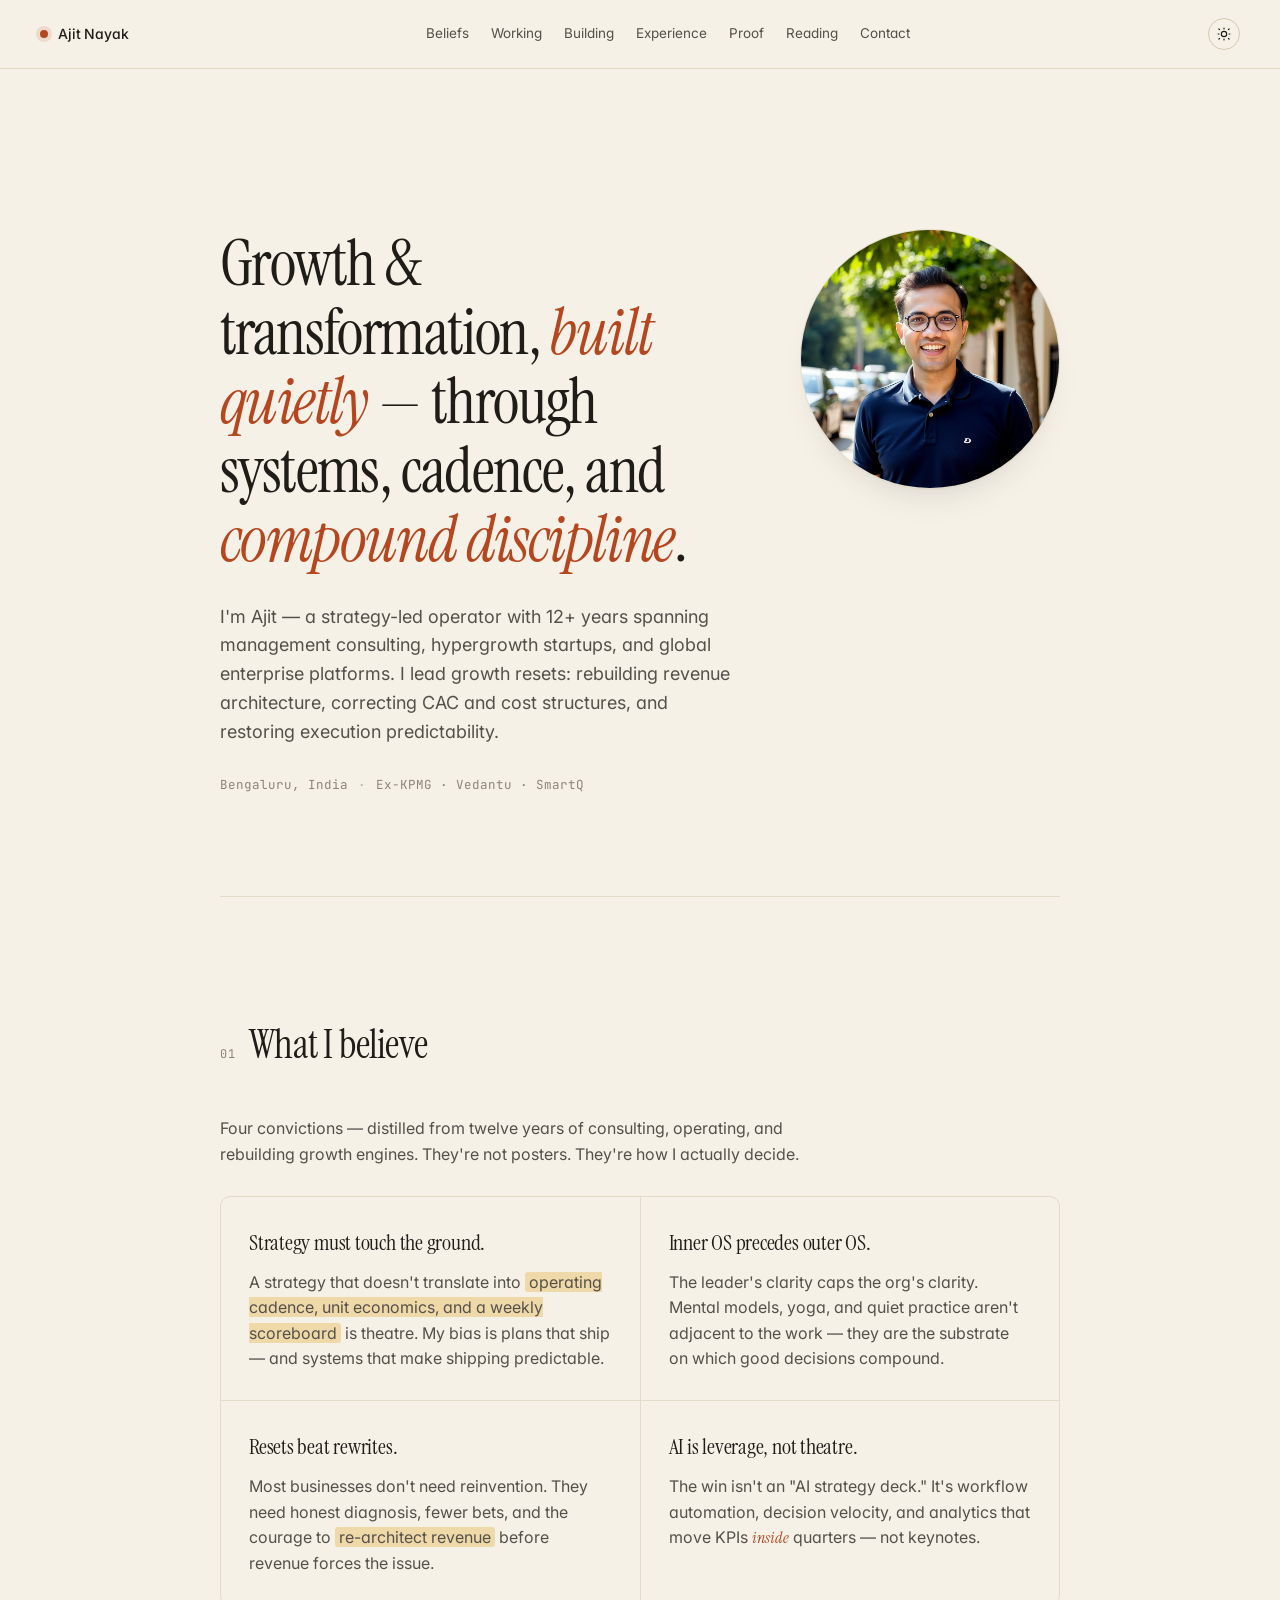
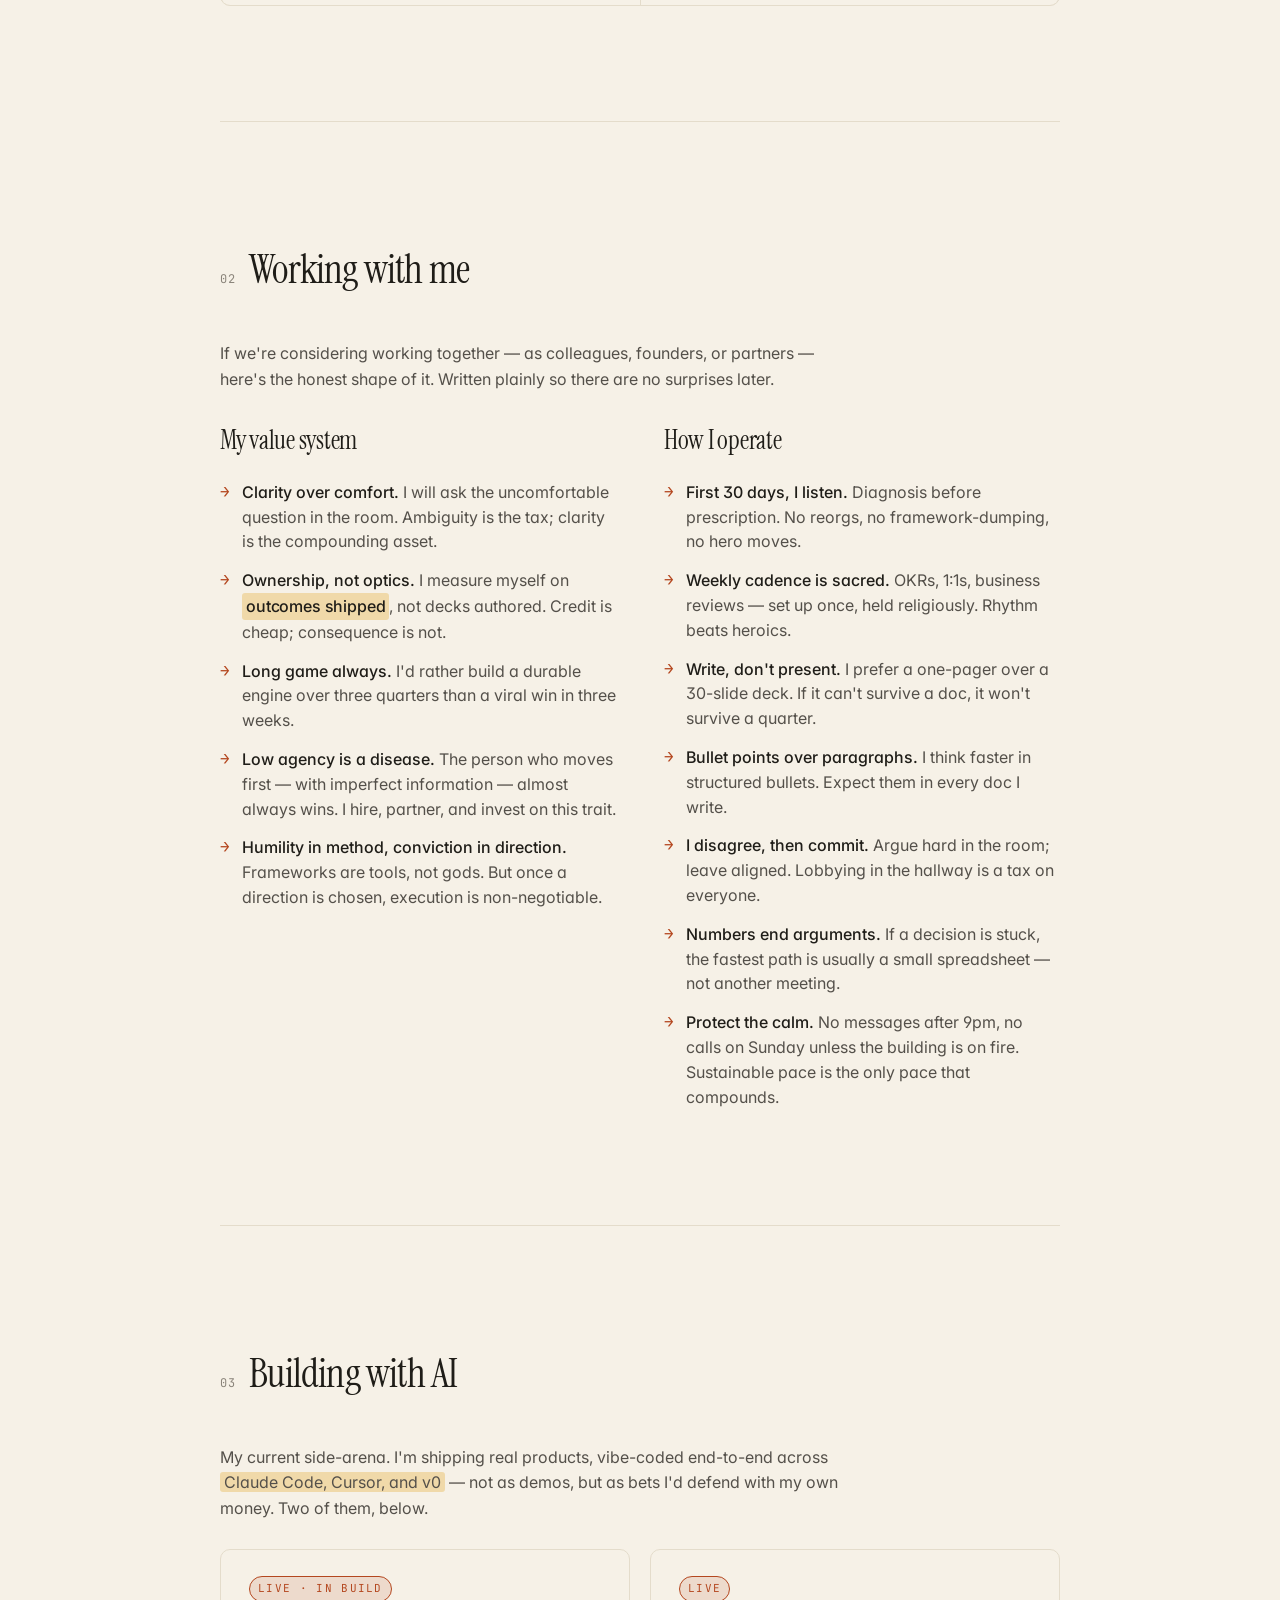
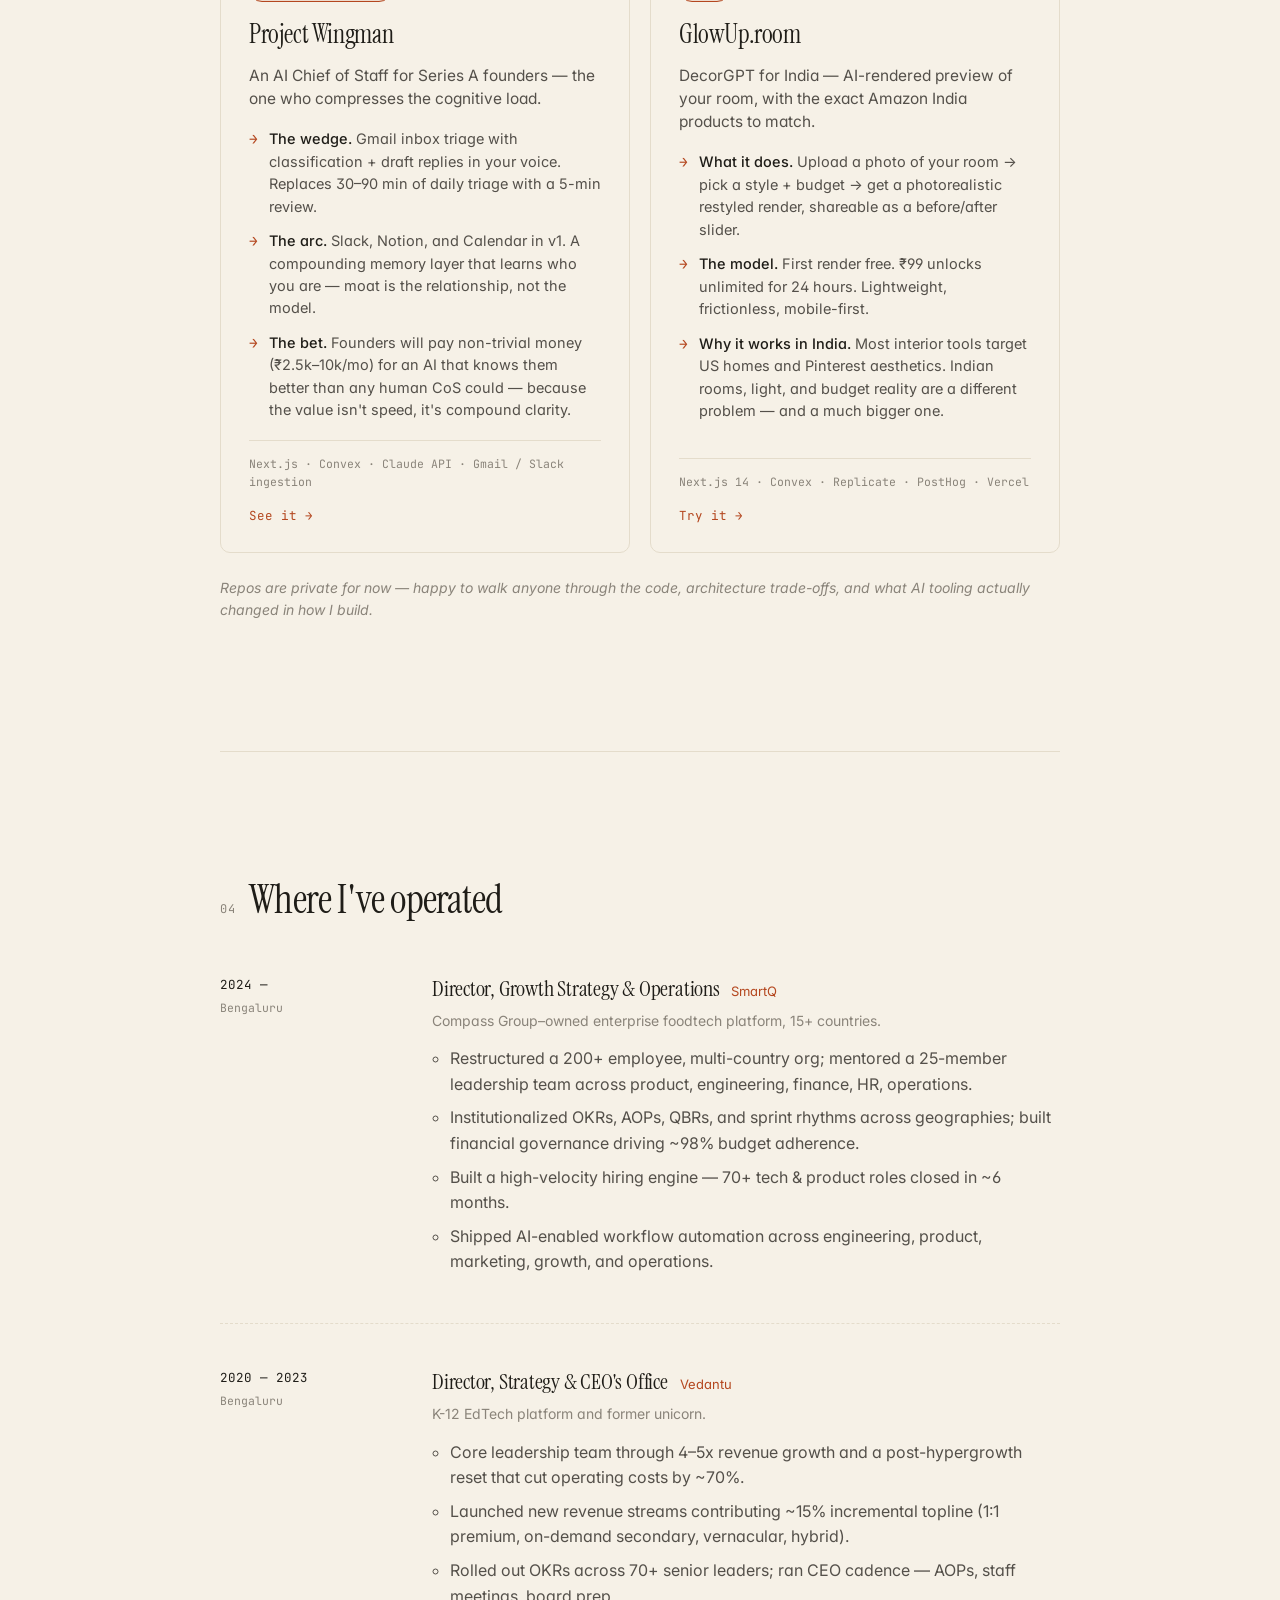
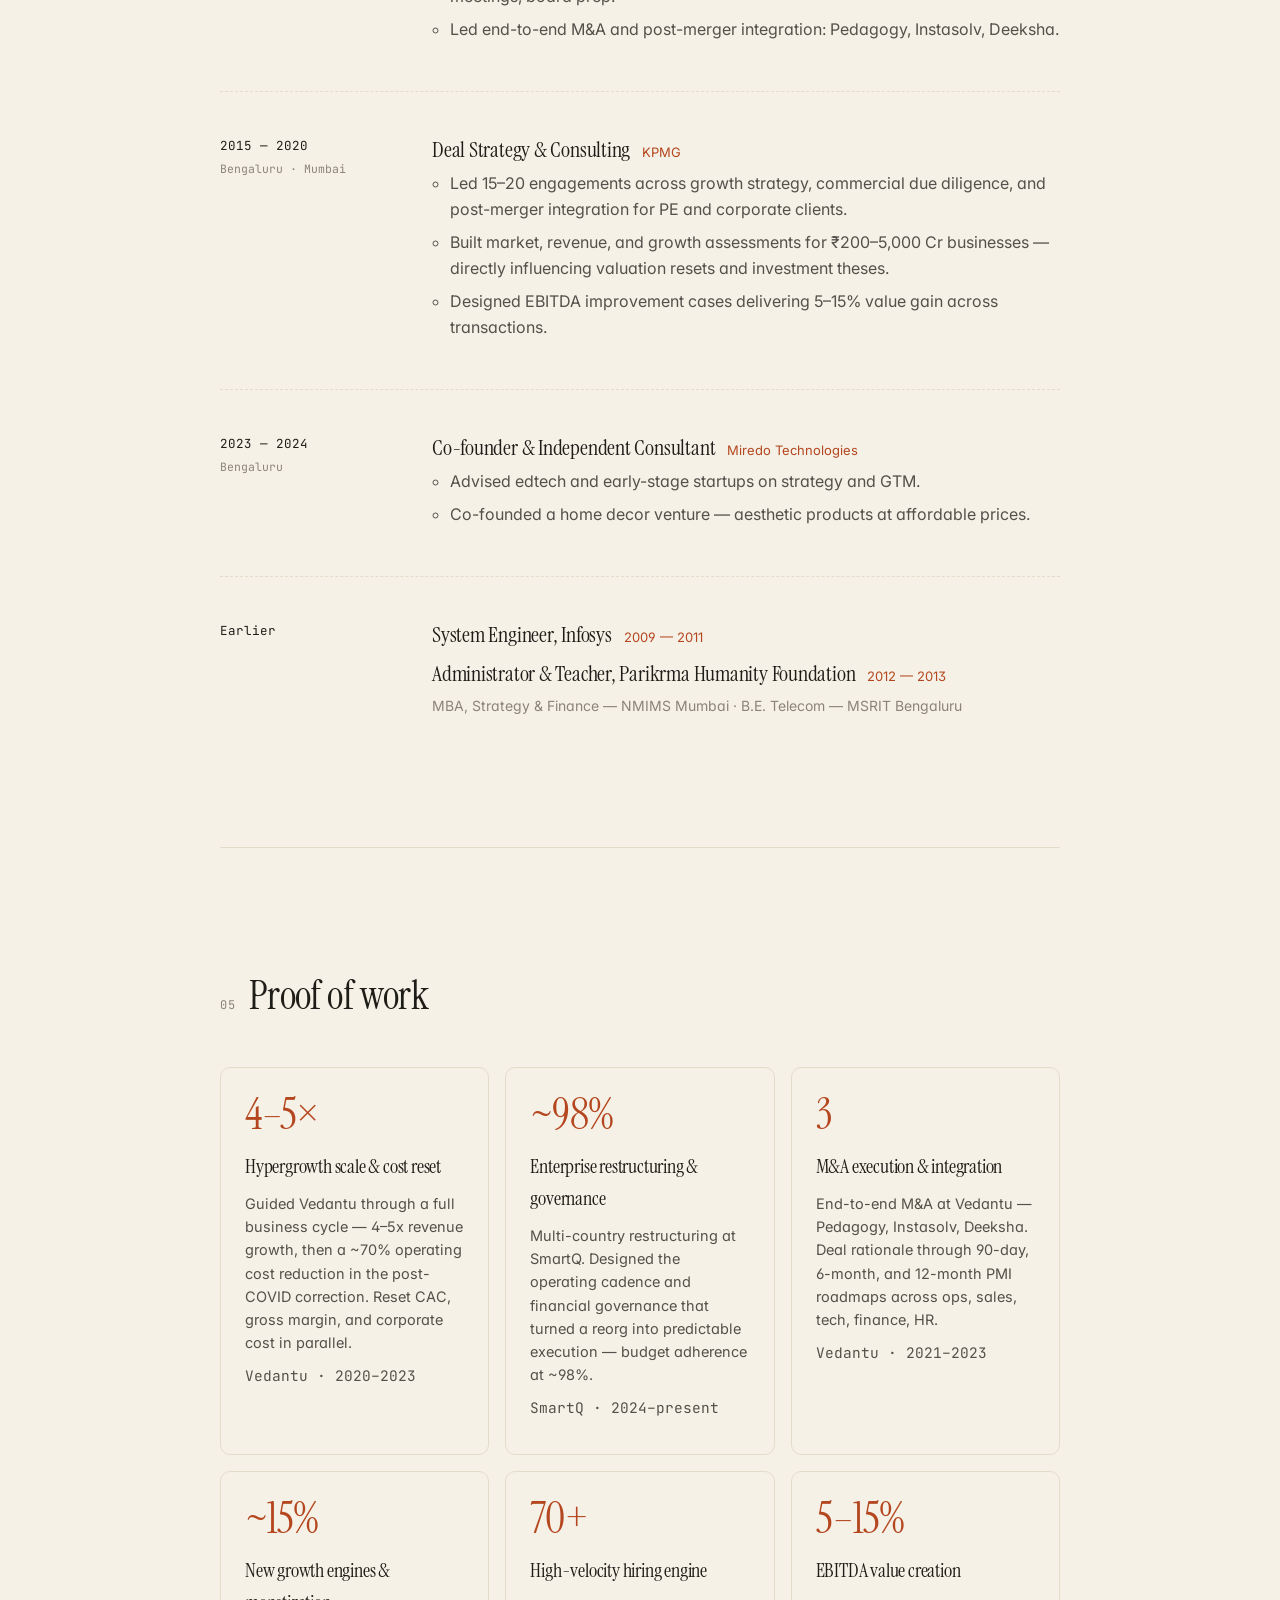
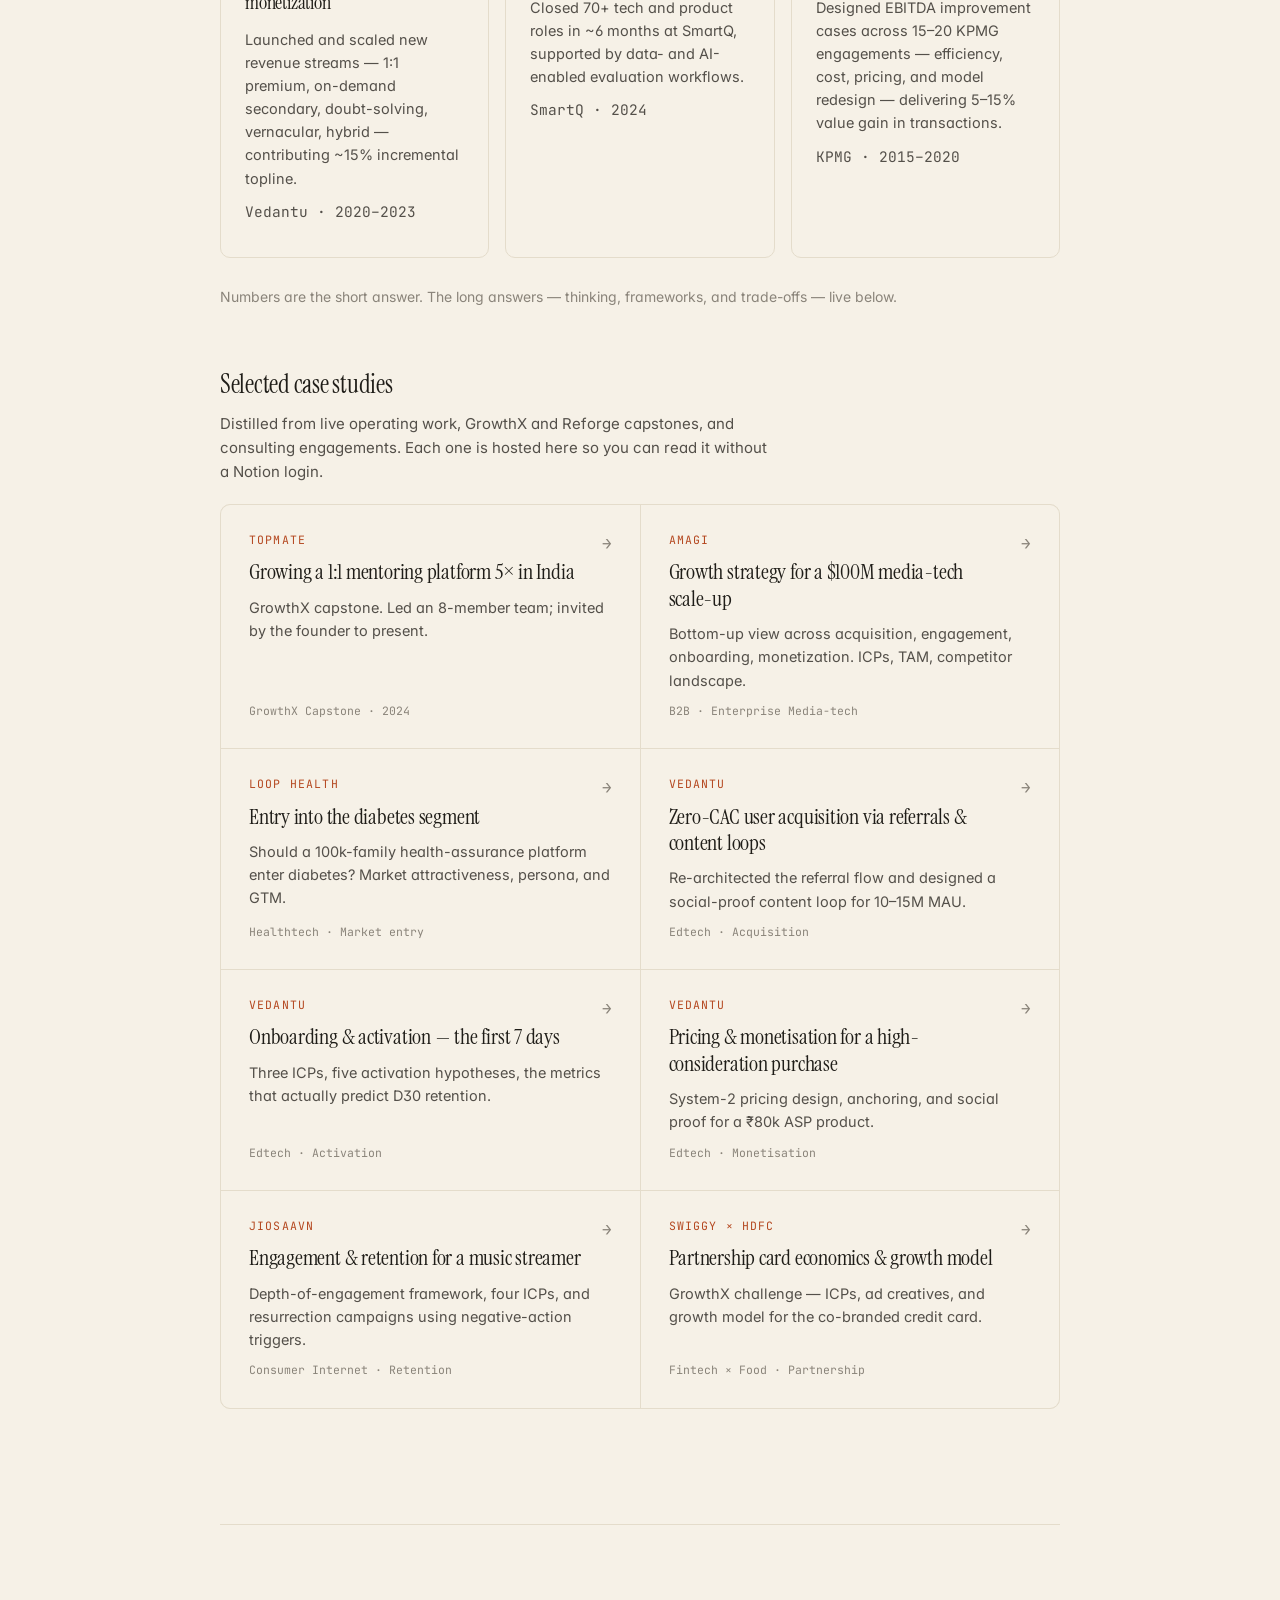
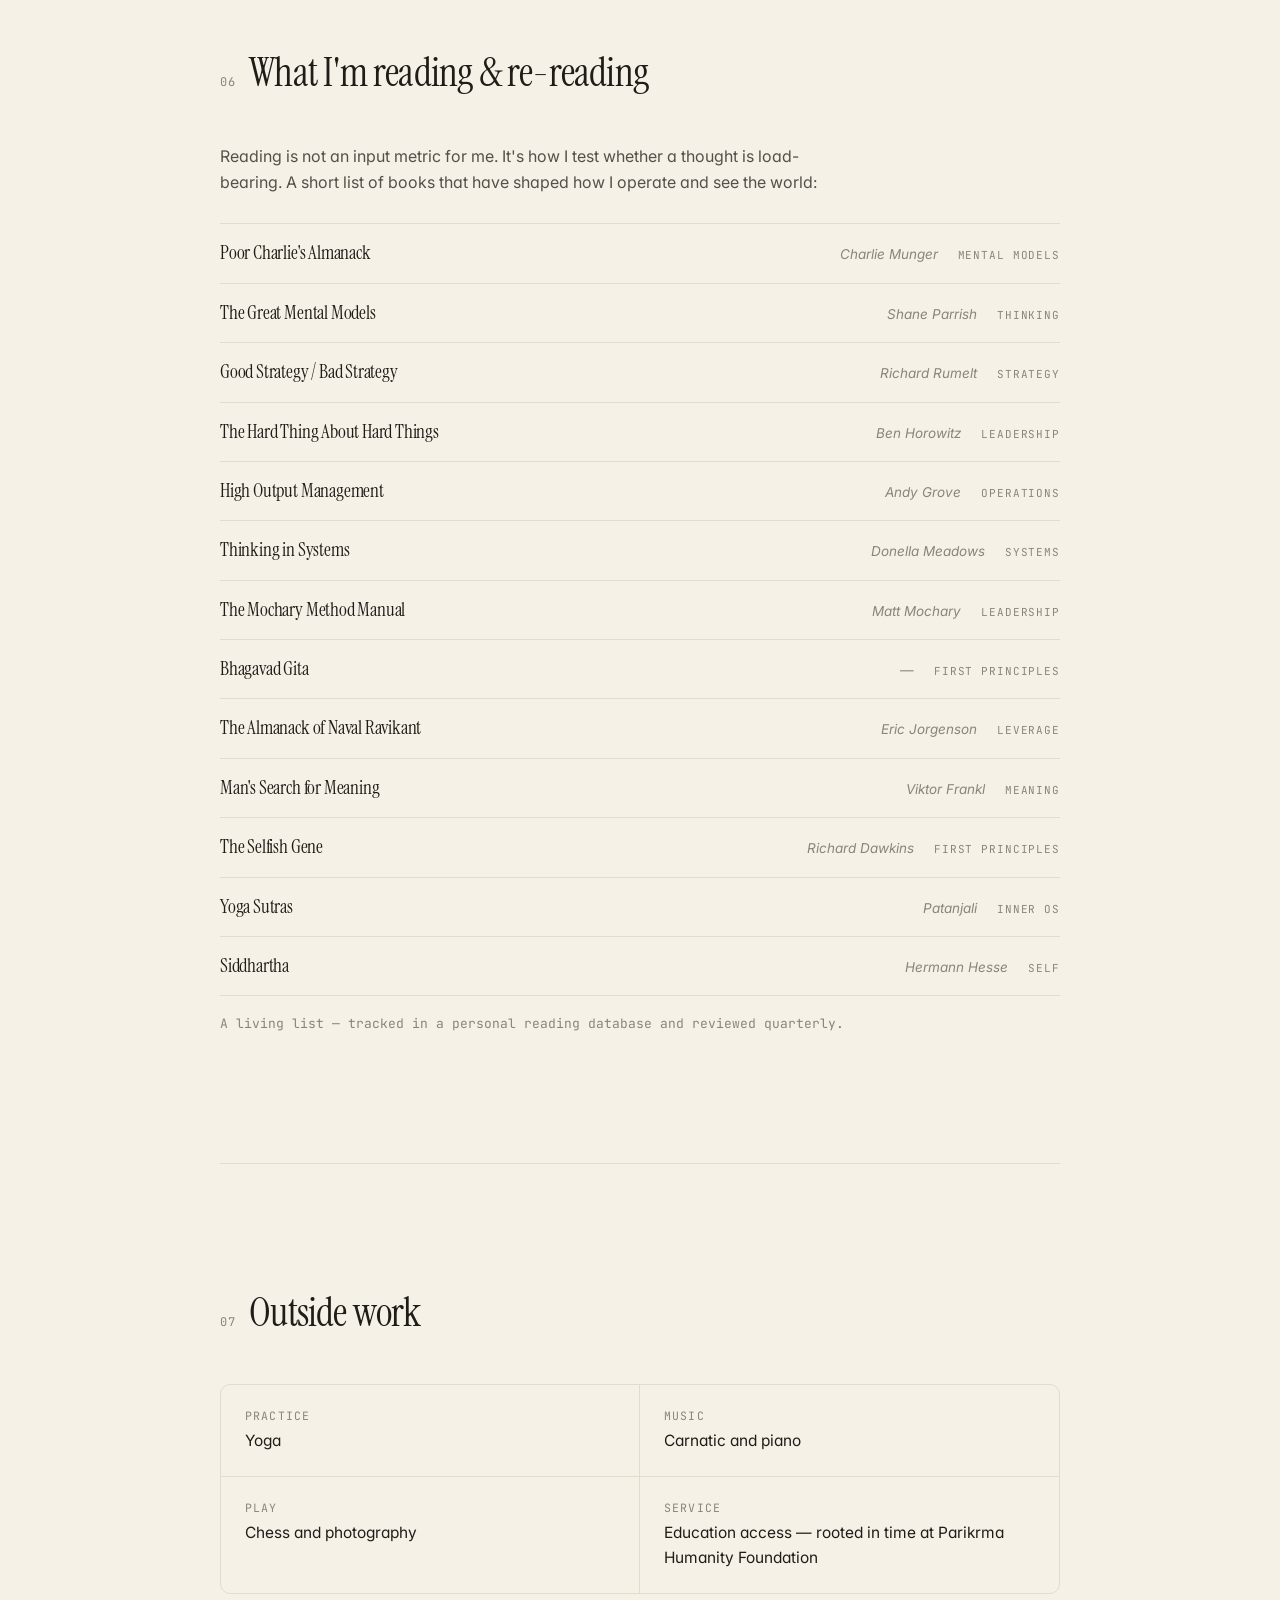
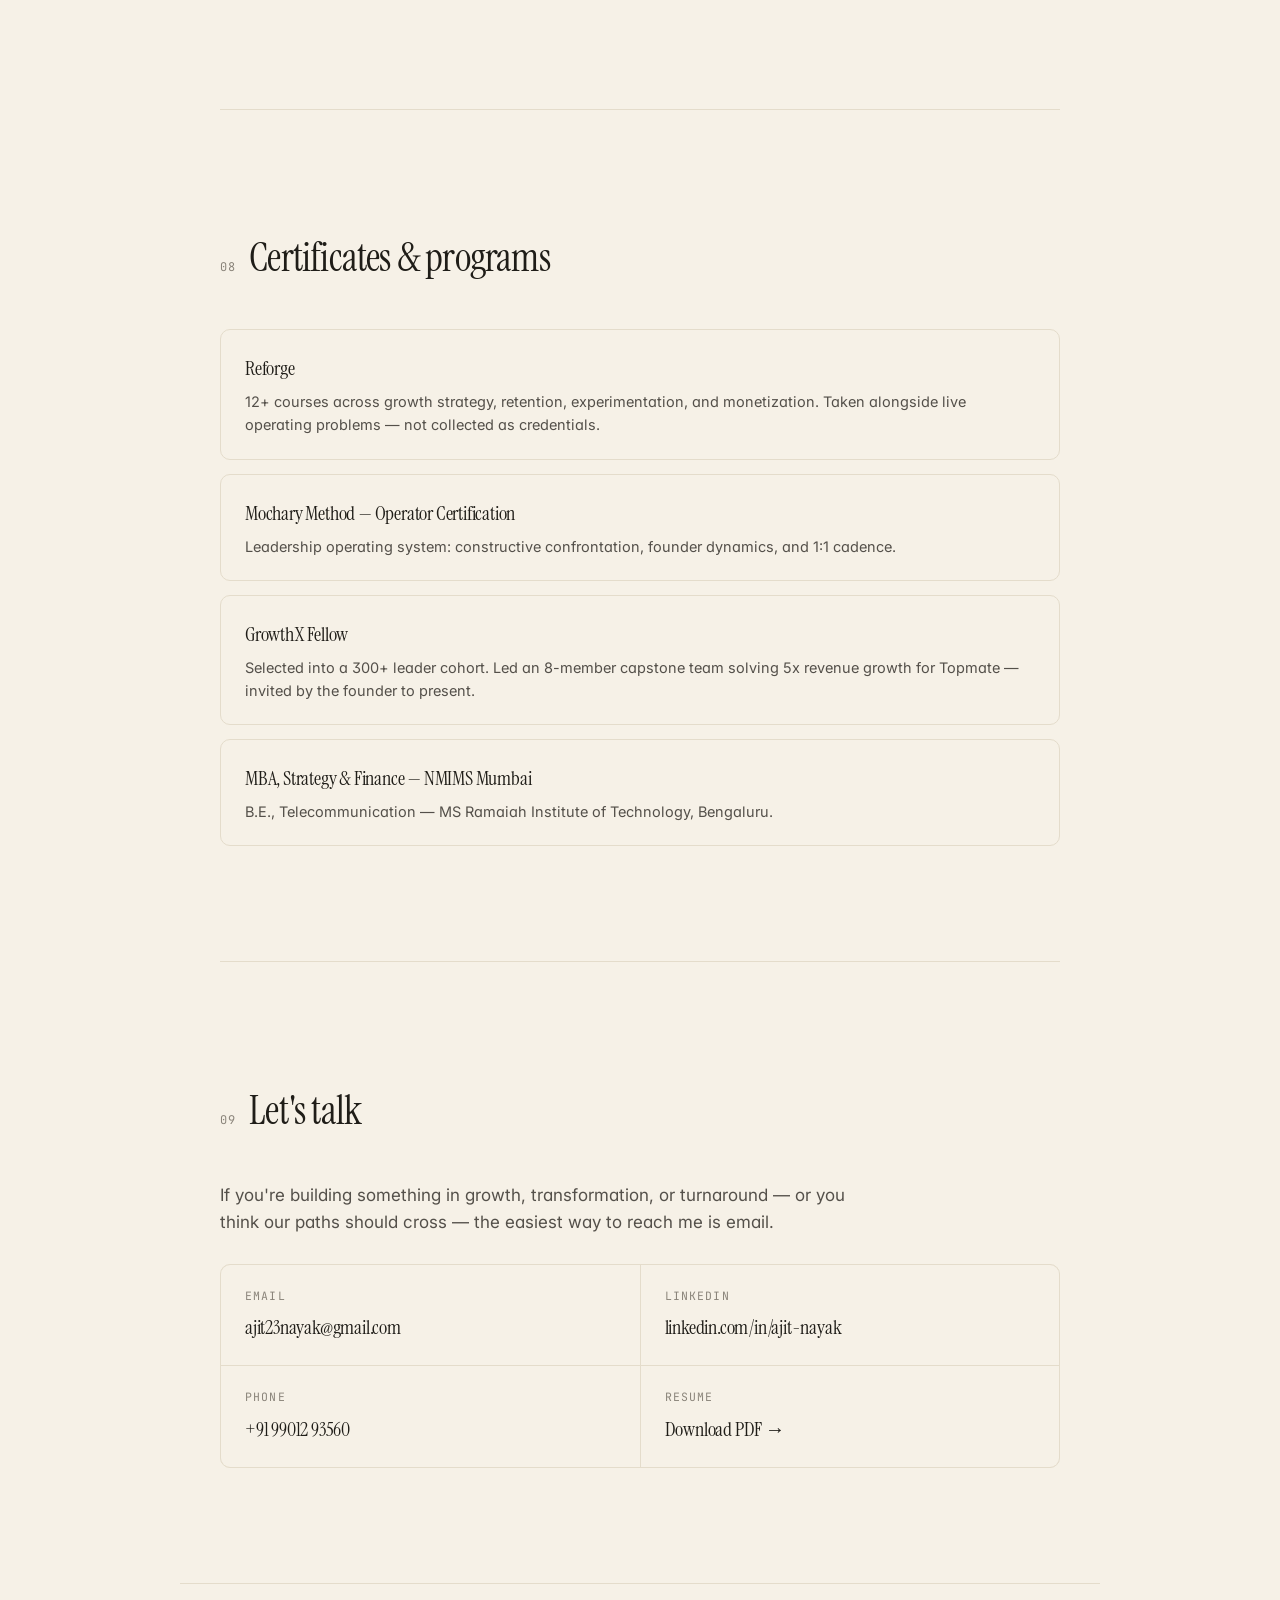
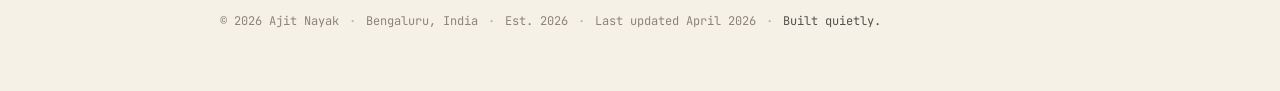
<file: index.html>
<!doctype html>
<html lang="en">
<head>
<meta charset="utf-8" />
<meta name="viewport" content="width=device-width, initial-scale=1" />
<title>Ajit Nayak — Growth & Transformation Leader</title>
<meta name="description" content="Growth & Transformation Leader. Strategy-led operator. 12+ years across KPMG, Vedantu, and SmartQ. Based in Bengaluru." />
<meta name="author" content="Ajit Nayak" />

<meta property="og:type" content="website" />
<meta property="og:title" content="Ajit Nayak" />
<meta property="og:description" content="Growth & Transformation Leader. Strategy-led operator. AI-enabled execution." />
<meta name="twitter:card" content="summary_large_image" />

<link rel="preconnect" href="https://fonts.googleapis.com">
<link rel="preconnect" href="https://fonts.gstatic.com" crossorigin>
<link href="https://fonts.googleapis.com/css2?family=Inter:wght@300;400;500;600&family=Instrument+Serif:ital@0;1&family=JetBrains+Mono:wght@400;500&display=swap" rel="stylesheet">
<link rel="stylesheet" href="styles.css" />
</head>
<body>

<header class="nav">
  <a class="mark" href="#top" aria-label="Home">
    <span class="mark-dot"></span>
    <span class="mark-name">Ajit Nayak</span>
  </a>
  <nav class="nav-links" aria-label="Primary">
    <a href="#pov">Beliefs</a>
    <a href="#working">Working</a>
    <a href="#building">Building</a>
    <a href="#work">Experience</a>
    <a href="#proof">Proof</a>
    <a href="#reading">Reading</a>
    <a href="#contact">Contact</a>
  </nav>
  <button id="theme-toggle" class="theme-toggle" aria-label="Toggle theme">
    <svg class="icon-sun" viewBox="0 0 24 24" width="16" height="16" fill="none" stroke="currentColor" stroke-width="1.75" stroke-linecap="round"><circle cx="12" cy="12" r="4"/><path d="M12 3v1.5M12 19.5V21M4.22 4.22l1.06 1.06M18.72 18.72l1.06 1.06M3 12h1.5M19.5 12H21M4.22 19.78l1.06-1.06M18.72 5.28l1.06-1.06"/></svg>
    <svg class="icon-moon" viewBox="0 0 24 24" width="16" height="16" fill="none" stroke="currentColor" stroke-width="1.75" stroke-linecap="round" stroke-linejoin="round"><path d="M21 12.8A9 9 0 1 1 11.2 3a7 7 0 0 0 9.8 9.8Z"/></svg>
  </button>
</header>

<main id="top">

  <!-- HERO -->
  <section class="hero">
    <div class="hero-inner">
      <div class="hero-copy">
        <h1 class="display">
          Growth & transformation, <em>built quietly</em> — through systems, cadence, and <em>compound discipline</em>.
        </h1>
        <p class="lede">
          I'm Ajit — a strategy-led operator with 12+ years spanning management consulting, hypergrowth startups, and global enterprise platforms. I lead growth resets: rebuilding revenue architecture, correcting CAC and cost structures, and restoring execution predictability.
        </p>
        <div class="hero-meta">
          <span>Bengaluru, India</span>
          <span class="sep">·</span>
          <span>Ex-KPMG · Vedantu · SmartQ</span>
        </div>
      </div>
      <figure class="hero-photo">
        <img src="assets/headshot.jpg" alt="Ajit Nayak" loading="eager" decoding="async" onerror="this.closest('figure').style.display='none'" />
      </figure>
    </div>
  </section>

  <!-- POV -->
  <section id="pov" class="section">
    <div class="section-head">
      <span class="section-num">01</span>
      <h2 class="section-title">What I believe</h2>
    </div>

    <p class="section-lede">Four convictions — distilled from twelve years of consulting, operating, and rebuilding growth engines. They're not posters. They're how I actually decide.</p>

    <div class="pov-grid">
      <article class="pov-card">
        <h3>Strategy must touch the ground.</h3>
        <p>A strategy that doesn't translate into <span class="hl">operating cadence, unit economics, and a weekly scoreboard</span> is theatre. My bias is plans that ship — and systems that make shipping predictable.</p>
      </article>
      <article class="pov-card">
        <h3>Inner OS precedes outer OS.</h3>
        <p>The leader's clarity caps the org's clarity. Mental models, yoga, and quiet practice aren't adjacent to the work — they are the substrate on which good decisions compound.</p>
      </article>
      <article class="pov-card">
        <h3>Resets beat rewrites.</h3>
        <p>Most businesses don't need reinvention. They need honest diagnosis, fewer bets, and the courage to <span class="hl">re-architect revenue</span> before revenue forces the issue.</p>
      </article>
      <article class="pov-card">
        <h3>AI is leverage, not theatre.</h3>
        <p>The win isn't an "AI strategy deck." It's workflow automation, decision velocity, and analytics that move KPIs <em>inside</em> quarters — not keynotes.</p>
      </article>
    </div>
  </section>

  <!-- WORKING WITH ME -->
  <section id="working" class="section">
    <div class="section-head">
      <span class="section-num">02</span>
      <h2 class="section-title">Working with me</h2>
    </div>

    <p class="section-lede">If we're considering working together — as colleagues, founders, or partners — here's the honest shape of it. Written plainly so there are no surprises later.</p>

    <div class="wwm">
      <div class="wwm-block">
        <h3>My value system</h3>
        <ul>
          <li><strong>Clarity over comfort.</strong> I will ask the uncomfortable question in the room. Ambiguity is the tax; clarity is the compounding asset.</li>
          <li><strong>Ownership, not optics.</strong> I measure myself on <span class="mark">outcomes shipped</span>, not decks authored. Credit is cheap; consequence is not.</li>
          <li><strong>Long game always.</strong> I'd rather build a durable engine over three quarters than a viral win in three weeks.</li>
          <li><strong>Low agency is a disease.</strong> The person who moves first — with imperfect information — almost always wins. I hire, partner, and invest on this trait.</li>
          <li><strong>Humility in method, conviction in direction.</strong> Frameworks are tools, not gods. But once a direction is chosen, execution is non-negotiable.</li>
        </ul>
      </div>

      <div class="wwm-block">
        <h3>How I operate</h3>
        <ul>
          <li><strong>First 30 days, I listen.</strong> Diagnosis before prescription. No reorgs, no framework-dumping, no hero moves.</li>
          <li><strong>Weekly cadence is sacred.</strong> OKRs, 1:1s, business reviews — set up once, held religiously. Rhythm beats heroics.</li>
          <li><strong>Write, don't present.</strong> I prefer a one-pager over a 30-slide deck. If it can't survive a doc, it won't survive a quarter.</li>
          <li><strong>Bullet points over paragraphs.</strong> I think faster in structured bullets. Expect them in every doc I write.</li>
          <li><strong>I disagree, then commit.</strong> Argue hard in the room; leave aligned. Lobbying in the hallway is a tax on everyone.</li>
          <li><strong>Numbers end arguments.</strong> If a decision is stuck, the fastest path is usually a small spreadsheet — not another meeting.</li>
          <li><strong>Protect the calm.</strong> No messages after 9pm, no calls on Sunday unless the building is on fire. Sustainable pace is the only pace that compounds.</li>
        </ul>
      </div>
    </div>
  </section>

  <!-- BUILDING WITH AI -->
  <section id="building" class="section">
    <div class="section-head">
      <span class="section-num">03</span>
      <h2 class="section-title">Building with AI</h2>
    </div>

    <p class="section-lede">My current side-arena. I'm shipping real products, vibe-coded end-to-end across <span class="hl">Claude Code, Cursor, and v0</span> — not as demos, but as bets I'd defend with my own money. Two of them, below.</p>

    <div class="bw-grid">
      <article class="bw-card">
        <div class="bw-head">
          <span class="bw-tag bw-live">Live · In build</span>
          <h3>Project Wingman</h3>
          <p class="bw-pitch">An AI Chief of Staff for Series A founders — the one who compresses the cognitive load.</p>
        </div>
        <ul class="bw-bullets">
          <li><strong>The wedge.</strong> Gmail inbox triage with classification + draft replies in your voice. Replaces 30–90 min of daily triage with a 5-min review.</li>
          <li><strong>The arc.</strong> Slack, Notion, and Calendar in v1. A compounding memory layer that learns who you are — moat is the relationship, not the model.</li>
          <li><strong>The bet.</strong> Founders will pay non-trivial money (₹2.5k–10k/mo) for an AI that knows them better than any human CoS could — because the value isn't speed, it's compound clarity.</li>
        </ul>
        <div class="bw-foot">
          <span class="bw-stack">Next.js · Convex · Claude API · Gmail / Slack ingestion</span>
          <a class="bw-link" href="https://project-wingman-pi.vercel.app" target="_blank" rel="noopener">See it →</a>
        </div>
      </article>

      <article class="bw-card">
        <div class="bw-head">
          <span class="bw-tag bw-live">Live</span>
          <h3>GlowUp.room</h3>
          <p class="bw-pitch">DecorGPT for India — AI-rendered preview of your room, with the exact Amazon India products to match.</p>
        </div>
        <ul class="bw-bullets">
          <li><strong>What it does.</strong> Upload a photo of your room → pick a style + budget → get a photorealistic restyled render, shareable as a before/after slider.</li>
          <li><strong>The model.</strong> First render free. ₹99 unlocks unlimited for 24 hours. Lightweight, frictionless, mobile-first.</li>
          <li><strong>Why it works in India.</strong> Most interior tools target US homes and Pinterest aesthetics. Indian rooms, light, and budget reality are a different problem — and a much bigger one.</li>
        </ul>
        <div class="bw-foot">
          <span class="bw-stack">Next.js 14 · Convex · Replicate · PostHog · Vercel</span>
          <a class="bw-link" href="https://glowup-room.vercel.app" target="_blank" rel="noopener">Try it →</a>
        </div>
      </article>
    </div>

    <p class="bw-note">Repos are private for now — happy to walk anyone through the code, architecture trade-offs, and what AI tooling actually changed in how I build.</p>
  </section>

  <!-- EXPERIENCE -->
  <section id="work" class="section">
    <div class="section-head">
      <span class="section-num">04</span>
      <h2 class="section-title">Where I've operated</h2>
    </div>

    <ol class="timeline">
      <li>
        <div class="t-when"><span class="year">2024 —</span><span class="city">Bengaluru</span></div>
        <div class="t-what">
          <h3>Director, Growth Strategy & Operations <span class="co">SmartQ</span></h3>
          <p class="t-sub">Compass Group–owned enterprise foodtech platform, 15+ countries.</p>
          <ul>
            <li>Restructured a 200+ employee, multi-country org; mentored a 25-member leadership team across product, engineering, finance, HR, operations.</li>
            <li>Institutionalized OKRs, AOPs, QBRs, and sprint rhythms across geographies; built financial governance driving ~98% budget adherence.</li>
            <li>Built a high-velocity hiring engine — 70+ tech & product roles closed in ~6 months.</li>
            <li>Shipped AI-enabled workflow automation across engineering, product, marketing, growth, and operations.</li>
          </ul>
        </div>
      </li>
      <li>
        <div class="t-when"><span class="year">2020 — 2023</span><span class="city">Bengaluru</span></div>
        <div class="t-what">
          <h3>Director, Strategy & CEO's Office <span class="co">Vedantu</span></h3>
          <p class="t-sub">K-12 EdTech platform and former unicorn.</p>
          <ul>
            <li>Core leadership team through 4–5x revenue growth and a post-hypergrowth reset that cut operating costs by ~70%.</li>
            <li>Launched new revenue streams contributing ~15% incremental topline (1:1 premium, on-demand secondary, vernacular, hybrid).</li>
            <li>Rolled out OKRs across 70+ senior leaders; ran CEO cadence — AOPs, staff meetings, board prep.</li>
            <li>Led end-to-end M&A and post-merger integration: Pedagogy, Instasolv, Deeksha.</li>
          </ul>
        </div>
      </li>
      <li>
        <div class="t-when"><span class="year">2015 — 2020</span><span class="city">Bengaluru · Mumbai</span></div>
        <div class="t-what">
          <h3>Deal Strategy & Consulting <span class="co">KPMG</span></h3>
          <ul>
            <li>Led 15–20 engagements across growth strategy, commercial due diligence, and post-merger integration for PE and corporate clients.</li>
            <li>Built market, revenue, and growth assessments for ₹200–5,000 Cr businesses — directly influencing valuation resets and investment theses.</li>
            <li>Designed EBITDA improvement cases delivering 5–15% value gain across transactions.</li>
          </ul>
        </div>
      </li>
      <li>
        <div class="t-when"><span class="year">2023 — 2024</span><span class="city">Bengaluru</span></div>
        <div class="t-what">
          <h3>Co-founder & Independent Consultant <span class="co">Miredo Technologies</span></h3>
          <ul>
            <li>Advised edtech and early-stage startups on strategy and GTM.</li>
            <li>Co-founded a home decor venture — aesthetic products at affordable prices.</li>
          </ul>
        </div>
      </li>
      <li>
        <div class="t-when"><span class="year">Earlier</span><span class="city"></span></div>
        <div class="t-what">
          <h3>System Engineer, Infosys <span class="co">2009 — 2011</span></h3>
          <h3>Administrator & Teacher, Parikrma Humanity Foundation <span class="co">2012 — 2013</span></h3>
          <p class="t-sub">MBA, Strategy & Finance — NMIMS Mumbai · B.E. Telecom — MSRIT Bengaluru</p>
        </div>
      </li>
    </ol>
  </section>

  <!-- PROOF OF WORK -->
  <section id="proof" class="section">
    <div class="section-head">
      <span class="section-num">05</span>
      <h2 class="section-title">Proof of work</h2>
    </div>

    <div class="proof-grid">
      <article class="proof-card">
        <div class="proof-stat">4–5×</div>
        <h3>Hypergrowth scale & cost reset</h3>
        <p>Guided Vedantu through a full business cycle — 4–5x revenue growth, then a ~70% operating cost reduction in the post-COVID correction. Reset CAC, gross margin, and corporate cost in parallel.</p>
        <p class="proof-tag">Vedantu · 2020–2023</p>
      </article>

      <article class="proof-card">
        <div class="proof-stat">~98%</div>
        <h3>Enterprise restructuring & governance</h3>
        <p>Multi-country restructuring at SmartQ. Designed the operating cadence and financial governance that turned a reorg into predictable execution — budget adherence at ~98%.</p>
        <p class="proof-tag">SmartQ · 2024–present</p>
      </article>

      <article class="proof-card">
        <div class="proof-stat">3</div>
        <h3>M&A execution & integration</h3>
        <p>End-to-end M&A at Vedantu — Pedagogy, Instasolv, Deeksha. Deal rationale through 90-day, 6-month, and 12-month PMI roadmaps across ops, sales, tech, finance, HR.</p>
        <p class="proof-tag">Vedantu · 2021–2023</p>
      </article>

      <article class="proof-card">
        <div class="proof-stat">~15%</div>
        <h3>New growth engines & monetization</h3>
        <p>Launched and scaled new revenue streams — 1:1 premium, on-demand secondary, doubt-solving, vernacular, hybrid — contributing ~15% incremental topline.</p>
        <p class="proof-tag">Vedantu · 2020–2023</p>
      </article>

      <article class="proof-card">
        <div class="proof-stat">70+</div>
        <h3>High-velocity hiring engine</h3>
        <p>Closed 70+ tech and product roles in ~6 months at SmartQ, supported by data- and AI-enabled evaluation workflows.</p>
        <p class="proof-tag">SmartQ · 2024</p>
      </article>

      <article class="proof-card">
        <div class="proof-stat">5–15%</div>
        <h3>EBITDA value creation</h3>
        <p>Designed EBITDA improvement cases across 15–20 KPMG engagements — efficiency, cost, pricing, and model redesign — delivering 5–15% value gain in transactions.</p>
        <p class="proof-tag">KPMG · 2015–2020</p>
      </article>
    </div>

    <p class="proof-note">Numbers are the short answer. The long answers — thinking, frameworks, and trade-offs — live below.</p>

    <div class="cs-head">
      <h3 class="cs-title">Selected case studies</h3>
      <p class="cs-sub">Distilled from live operating work, GrowthX and Reforge capstones, and consulting engagements. Each one is hosted here so you can read it without a Notion login.</p>
    </div>

    <div class="cs-grid">
      <a class="cs-card" href="case-studies/topmate.html">
        <span class="cs-co">Topmate</span>
        <h4>Growing a 1:1 mentoring platform 5× in India</h4>
        <p>GrowthX capstone. Led an 8-member team; invited by the founder to present.</p>
        <span class="cs-meta">GrowthX Capstone · 2024</span>
      </a>

      <a class="cs-card" href="case-studies/amagi.html">
        <span class="cs-co">Amagi</span>
        <h4>Growth strategy for a $100M media-tech scale-up</h4>
        <p>Bottom-up view across acquisition, engagement, onboarding, monetization. ICPs, TAM, competitor landscape.</p>
        <span class="cs-meta">B2B · Enterprise Media-tech</span>
      </a>

      <a class="cs-card" href="case-studies/loop-health.html">
        <span class="cs-co">Loop Health</span>
        <h4>Entry into the diabetes segment</h4>
        <p>Should a 100k-family health-assurance platform enter diabetes? Market attractiveness, persona, and GTM.</p>
        <span class="cs-meta">Healthtech · Market entry</span>
      </a>

      <a class="cs-card" href="case-studies/vedantu-acquisition.html">
        <span class="cs-co">Vedantu</span>
        <h4>Zero-CAC user acquisition via referrals & content loops</h4>
        <p>Re-architected the referral flow and designed a social-proof content loop for 10–15M MAU.</p>
        <span class="cs-meta">Edtech · Acquisition</span>
      </a>

      <a class="cs-card" href="case-studies/vedantu-onboarding.html">
        <span class="cs-co">Vedantu</span>
        <h4>Onboarding & activation — the first 7 days</h4>
        <p>Three ICPs, five activation hypotheses, the metrics that actually predict D30 retention.</p>
        <span class="cs-meta">Edtech · Activation</span>
      </a>

      <a class="cs-card" href="case-studies/vedantu-monetisation.html">
        <span class="cs-co">Vedantu</span>
        <h4>Pricing & monetisation for a high-consideration purchase</h4>
        <p>System-2 pricing design, anchoring, and social proof for a ₹80k ASP product.</p>
        <span class="cs-meta">Edtech · Monetisation</span>
      </a>

      <a class="cs-card" href="case-studies/jiosaavn.html">
        <span class="cs-co">JioSaavn</span>
        <h4>Engagement & retention for a music streamer</h4>
        <p>Depth-of-engagement framework, four ICPs, and resurrection campaigns using negative-action triggers.</p>
        <span class="cs-meta">Consumer Internet · Retention</span>
      </a>

      <a class="cs-card" href="case-studies/swiggy-hdfc.html">
        <span class="cs-co">Swiggy × HDFC</span>
        <h4>Partnership card economics &amp; growth model</h4>
        <p>GrowthX challenge — ICPs, ad creatives, and growth model for the co-branded credit card.</p>
        <span class="cs-meta">Fintech × Food · Partnership</span>
      </a>
    </div>
  </section>

  <!-- READING / BOOKS -->
  <section id="reading" class="section">
    <div class="section-head">
      <span class="section-num">06</span>
      <h2 class="section-title">What I'm reading &amp; re-reading</h2>
    </div>

    <p class="section-lede">Reading is not an input metric for me. It's how I test whether a thought is load-bearing. A short list of books that have shaped how I operate and see the world:</p>

    <ul class="books">
      <li><span class="b-title">Poor Charlie's Almanack</span> <span class="b-author">Charlie Munger</span> <span class="b-tag">mental models</span></li>
      <li><span class="b-title">The Great Mental Models</span> <span class="b-author">Shane Parrish</span> <span class="b-tag">thinking</span></li>
      <li><span class="b-title">Good Strategy / Bad Strategy</span> <span class="b-author">Richard Rumelt</span> <span class="b-tag">strategy</span></li>
      <li><span class="b-title">The Hard Thing About Hard Things</span> <span class="b-author">Ben Horowitz</span> <span class="b-tag">leadership</span></li>
      <li><span class="b-title">High Output Management</span> <span class="b-author">Andy Grove</span> <span class="b-tag">operations</span></li>
      <li><span class="b-title">Thinking in Systems</span> <span class="b-author">Donella Meadows</span> <span class="b-tag">systems</span></li>
      <li><span class="b-title">The Mochary Method Manual</span> <span class="b-author">Matt Mochary</span> <span class="b-tag">leadership</span></li>
      <li><span class="b-title">Bhagavad Gita</span> <span class="b-author">—</span> <span class="b-tag">first principles</span></li>
      <li><span class="b-title">The Almanack of Naval Ravikant</span> <span class="b-author">Eric Jorgenson</span> <span class="b-tag">leverage</span></li>
      <li><span class="b-title">Man's Search for Meaning</span> <span class="b-author">Viktor Frankl</span> <span class="b-tag">meaning</span></li>
      <li><span class="b-title">The Selfish Gene</span> <span class="b-author">Richard Dawkins</span> <span class="b-tag">first principles</span></li>
      <li><span class="b-title">Yoga Sutras</span> <span class="b-author">Patanjali</span> <span class="b-tag">inner OS</span></li>
      <li><span class="b-title">Siddhartha</span> <span class="b-author">Hermann Hesse</span> <span class="b-tag">self</span></li>
    </ul>
    <p class="muted-note">A living list — tracked in a personal reading database and reviewed quarterly.</p>
  </section>

  <!-- INTERESTS -->
  <section id="interests" class="section">
    <div class="section-head">
      <span class="section-num">07</span>
      <h2 class="section-title">Outside work</h2>
    </div>

    <div class="interests">
      <div><span class="i-k">Practice</span><span class="i-v">Yoga</span></div>
      <div><span class="i-k">Music</span><span class="i-v">Carnatic and piano</span></div>
      <div><span class="i-k">Play</span><span class="i-v">Chess and photography</span></div>
      <div><span class="i-k">Service</span><span class="i-v">Education access — rooted in time at Parikrma Humanity Foundation</span></div>
    </div>
  </section>

  <!-- CERTIFICATES -->
  <section id="certificates" class="section">
    <div class="section-head">
      <span class="section-num">08</span>
      <h2 class="section-title">Certificates &amp; programs</h2>
    </div>

    <ul class="certs">
      <li>
        <h3>Reforge</h3>
        <p>12+ courses across growth strategy, retention, experimentation, and monetization. Taken alongside live operating problems — not collected as credentials.</p>
      </li>
      <li>
        <h3>Mochary Method — Operator Certification</h3>
        <p>Leadership operating system: constructive confrontation, founder dynamics, and 1:1 cadence.</p>
      </li>
      <li>
        <h3>GrowthX Fellow</h3>
        <p>Selected into a 300+ leader cohort. Led an 8-member capstone team solving 5x revenue growth for Topmate — invited by the founder to present.</p>
      </li>
      <li>
        <h3>MBA, Strategy &amp; Finance — NMIMS Mumbai</h3>
        <p>B.E., Telecommunication — MS Ramaiah Institute of Technology, Bengaluru.</p>
      </li>
    </ul>
  </section>

  <!-- CONTACT -->
  <section id="contact" class="section contact">
    <div class="section-head">
      <span class="section-num">09</span>
      <h2 class="section-title">Let's talk</h2>
    </div>

    <p class="contact-lede">
      If you're building something in growth, transformation, or turnaround — or you think our paths should cross — the easiest way to reach me is email.
    </p>

    <div class="contact-grid">
      <a class="c-card" href="mailto:ajit23nayak@gmail.com">
        <span class="c-k">Email</span>
        <span class="c-v">ajit23nayak@gmail.com</span>
      </a>
      <a class="c-card" href="https://www.linkedin.com/in/ajit-nayak" target="_blank" rel="noopener">
        <span class="c-k">LinkedIn</span>
        <span class="c-v">linkedin.com/in/ajit-nayak</span>
      </a>
      <a class="c-card" href="tel:+919901293560">
        <span class="c-k">Phone</span>
        <span class="c-v">+91 99012 93560</span>
      </a>
      <a class="c-card" href="assets/CV_AjitNayak.pdf" target="_blank" rel="noopener">
        <span class="c-k">Resume</span>
        <span class="c-v">Download PDF →</span>
      </a>
    </div>
  </section>
</main>

<footer class="footer">
  <span>© <span id="year"></span> Ajit Nayak</span>
  <span class="footer-sep">·</span>
  <span>Bengaluru, India</span>
  <span class="footer-sep">·</span>
  <span>Est. 2026</span>
  <span class="footer-sep">·</span>
  <span>Last updated April 2026</span>
  <span class="footer-sep">·</span>
  <span class="mono">Built quietly.</span>
</footer>

<script src="script.js"></script>
</body>
</html>
</file>
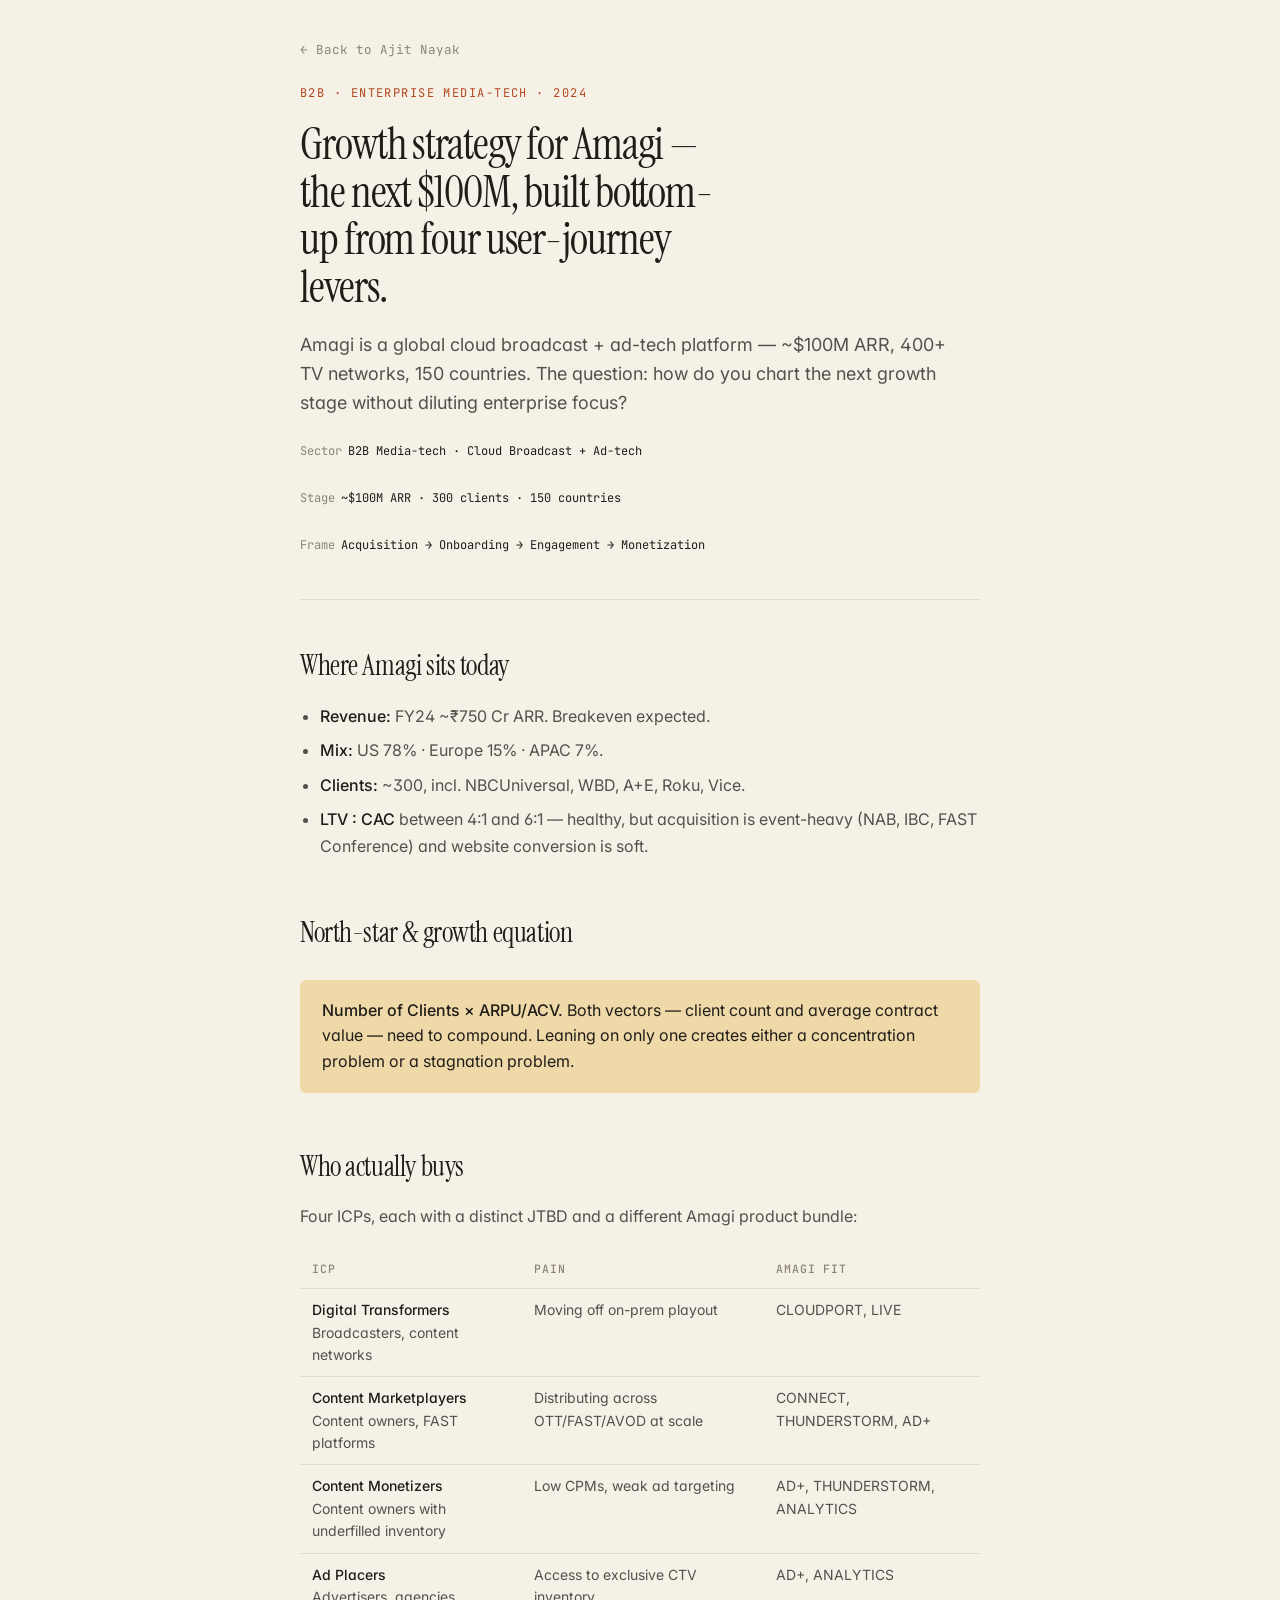
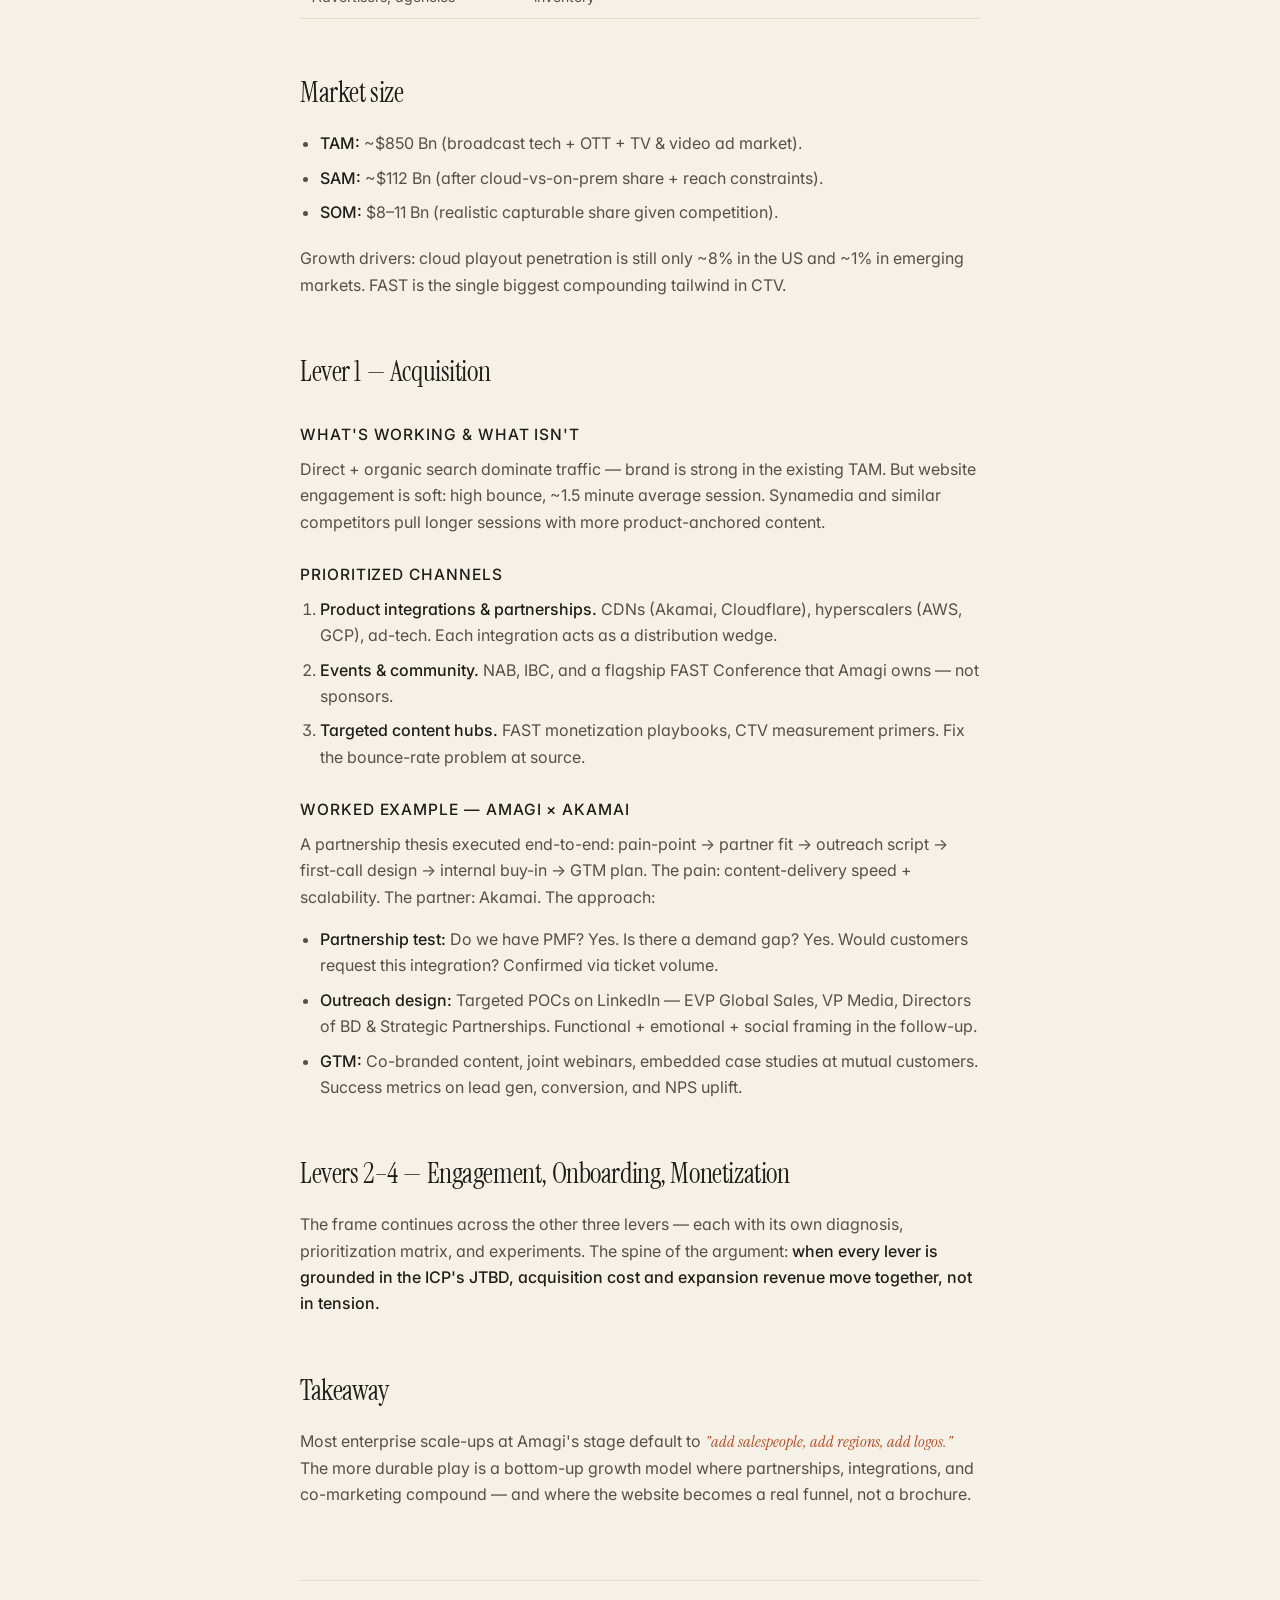
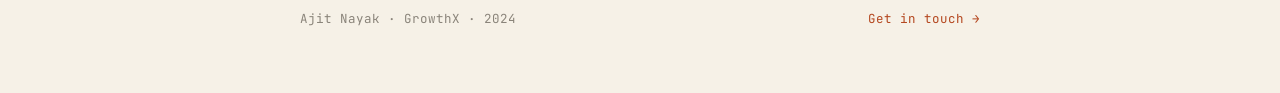
<file: case-studies/amagi.html>
<!doctype html>
<html lang="en">
<head>
<meta charset="utf-8" />
<meta name="viewport" content="width=device-width, initial-scale=1" />
<title>Amagi — Growth strategy for a $100M media-tech scale-up · Ajit Nayak</title>
<meta name="description" content="Bottom-up growth strategy across acquisition, engagement, onboarding and monetization for Amagi, a global cloud broadcast and ad-tech platform." />
<link rel="preconnect" href="https://fonts.googleapis.com">
<link rel="preconnect" href="https://fonts.gstatic.com" crossorigin>
<link href="https://fonts.googleapis.com/css2?family=Inter:wght@300;400;500;600&family=Instrument+Serif:ital@0;1&family=JetBrains+Mono:wght@400;500&display=swap" rel="stylesheet">
<link rel="stylesheet" href="../styles.css" />
</head>
<body>
<div class="cs-page">
  <a class="cs-back" href="../index.html#proof">← Back to Ajit Nayak</a>

  <header class="cs-hero">
    <p class="cs-eyebrow">B2B · Enterprise Media-tech · 2024</p>
    <h1 class="cs-h1">Growth strategy for Amagi — the next $100M, built bottom-up from four user-journey levers.</h1>
    <p class="cs-lede">Amagi is a global cloud broadcast + ad-tech platform — ~$100M ARR, 400+ TV networks, 150 countries. The question: how do you chart the next growth stage without diluting enterprise focus?</p>
    <div class="cs-facts">
      <span><span class="k">Sector</span><span class="v">B2B Media-tech · Cloud Broadcast + Ad-tech</span></span>
      <span><span class="k">Stage</span><span class="v">~$100M ARR · 300 clients · 150 countries</span></span>
      <span><span class="k">Frame</span><span class="v">Acquisition → Onboarding → Engagement → Monetization</span></span>
    </div>
  </header>

  <article class="cs-body">
    <h2>Where Amagi sits today</h2>
    <ul>
      <li><strong>Revenue:</strong> FY24 ~₹750 Cr ARR. Breakeven expected.</li>
      <li><strong>Mix:</strong> US 78% · Europe 15% · APAC 7%.</li>
      <li><strong>Clients:</strong> ~300, incl. NBCUniversal, WBD, A+E, Roku, Vice.</li>
      <li><strong>LTV : CAC</strong> between 4:1 and 6:1 — healthy, but acquisition is event-heavy (NAB, IBC, FAST Conference) and website conversion is soft.</li>
    </ul>

    <h2>North-star &amp; growth equation</h2>
    <div class="cs-callout">
      <strong>Number of Clients × ARPU/ACV.</strong> Both vectors — client count and average contract value — need to compound. Leaning on only one creates either a concentration problem or a stagnation problem.
    </div>

    <h2>Who actually buys</h2>
    <p>Four ICPs, each with a distinct JTBD and a different Amagi product bundle:</p>
    <table>
      <tr><th>ICP</th><th>Pain</th><th>Amagi fit</th></tr>
      <tr><td><strong>Digital Transformers</strong><br/>Broadcasters, content networks</td><td>Moving off on-prem playout</td><td>CLOUDPORT, LIVE</td></tr>
      <tr><td><strong>Content Marketplayers</strong><br/>Content owners, FAST platforms</td><td>Distributing across OTT/FAST/AVOD at scale</td><td>CONNECT, THUNDERSTORM, AD+</td></tr>
      <tr><td><strong>Content Monetizers</strong><br/>Content owners with underfilled inventory</td><td>Low CPMs, weak ad targeting</td><td>AD+, THUNDERSTORM, ANALYTICS</td></tr>
      <tr><td><strong>Ad Placers</strong><br/>Advertisers, agencies</td><td>Access to exclusive CTV inventory</td><td>AD+, ANALYTICS</td></tr>
    </table>

    <h2>Market size</h2>
    <ul>
      <li><strong>TAM:</strong> ~$850 Bn (broadcast tech + OTT + TV & video ad market).</li>
      <li><strong>SAM:</strong> ~$112 Bn (after cloud-vs-on-prem share + reach constraints).</li>
      <li><strong>SOM:</strong> $8–11 Bn (realistic capturable share given competition).</li>
    </ul>
    <p>Growth drivers: cloud playout penetration is still only ~8% in the US and ~1% in emerging markets. FAST is the single biggest compounding tailwind in CTV.</p>

    <h2>Lever 1 — Acquisition</h2>
    <h3>What's working &amp; what isn't</h3>
    <p>Direct + organic search dominate traffic — brand is strong in the existing TAM. But website engagement is soft: high bounce, ~1.5 minute average session. Synamedia and similar competitors pull longer sessions with more product-anchored content.</p>

    <h3>Prioritized channels</h3>
    <ol>
      <li><strong>Product integrations &amp; partnerships.</strong> CDNs (Akamai, Cloudflare), hyperscalers (AWS, GCP), ad-tech. Each integration acts as a distribution wedge.</li>
      <li><strong>Events &amp; community.</strong> NAB, IBC, and a flagship FAST Conference that Amagi owns — not sponsors.</li>
      <li><strong>Targeted content hubs.</strong> FAST monetization playbooks, CTV measurement primers. Fix the bounce-rate problem at source.</li>
    </ol>

    <h3>Worked example — Amagi × Akamai</h3>
    <p>A partnership thesis executed end-to-end: pain-point → partner fit → outreach script → first-call design → internal buy-in → GTM plan. The pain: content-delivery speed + scalability. The partner: Akamai. The approach:</p>
    <ul>
      <li><strong>Partnership test:</strong> Do we have PMF? Yes. Is there a demand gap? Yes. Would customers request this integration? Confirmed via ticket volume.</li>
      <li><strong>Outreach design:</strong> Targeted POCs on LinkedIn — EVP Global Sales, VP Media, Directors of BD &amp; Strategic Partnerships. Functional + emotional + social framing in the follow-up.</li>
      <li><strong>GTM:</strong> Co-branded content, joint webinars, embedded case studies at mutual customers. Success metrics on lead gen, conversion, and NPS uplift.</li>
    </ul>

    <h2>Levers 2–4 — Engagement, Onboarding, Monetization</h2>
    <p>The frame continues across the other three levers — each with its own diagnosis, prioritization matrix, and experiments. The spine of the argument: <strong>when every lever is grounded in the ICP's JTBD, acquisition cost and expansion revenue move together, not in tension.</strong></p>

    <h2>Takeaway</h2>
    <p>Most enterprise scale-ups at Amagi's stage default to <em>"add salespeople, add regions, add logos."</em> The more durable play is a bottom-up growth model where partnerships, integrations, and co-marketing compound — and where the website becomes a real funnel, not a brochure.</p>
  </article>

  <footer class="cs-tail">
    <span>Ajit Nayak · GrowthX · 2024</span>
    <a href="../index.html#contact">Get in touch →</a>
  </footer>
</div>
<script>(function(){const s=localStorage.getItem("theme")||(matchMedia("(prefers-color-scheme: dark)").matches?"dark":"light");document.documentElement.setAttribute("data-theme",s);})();</script>
</body>
</html>
</file>
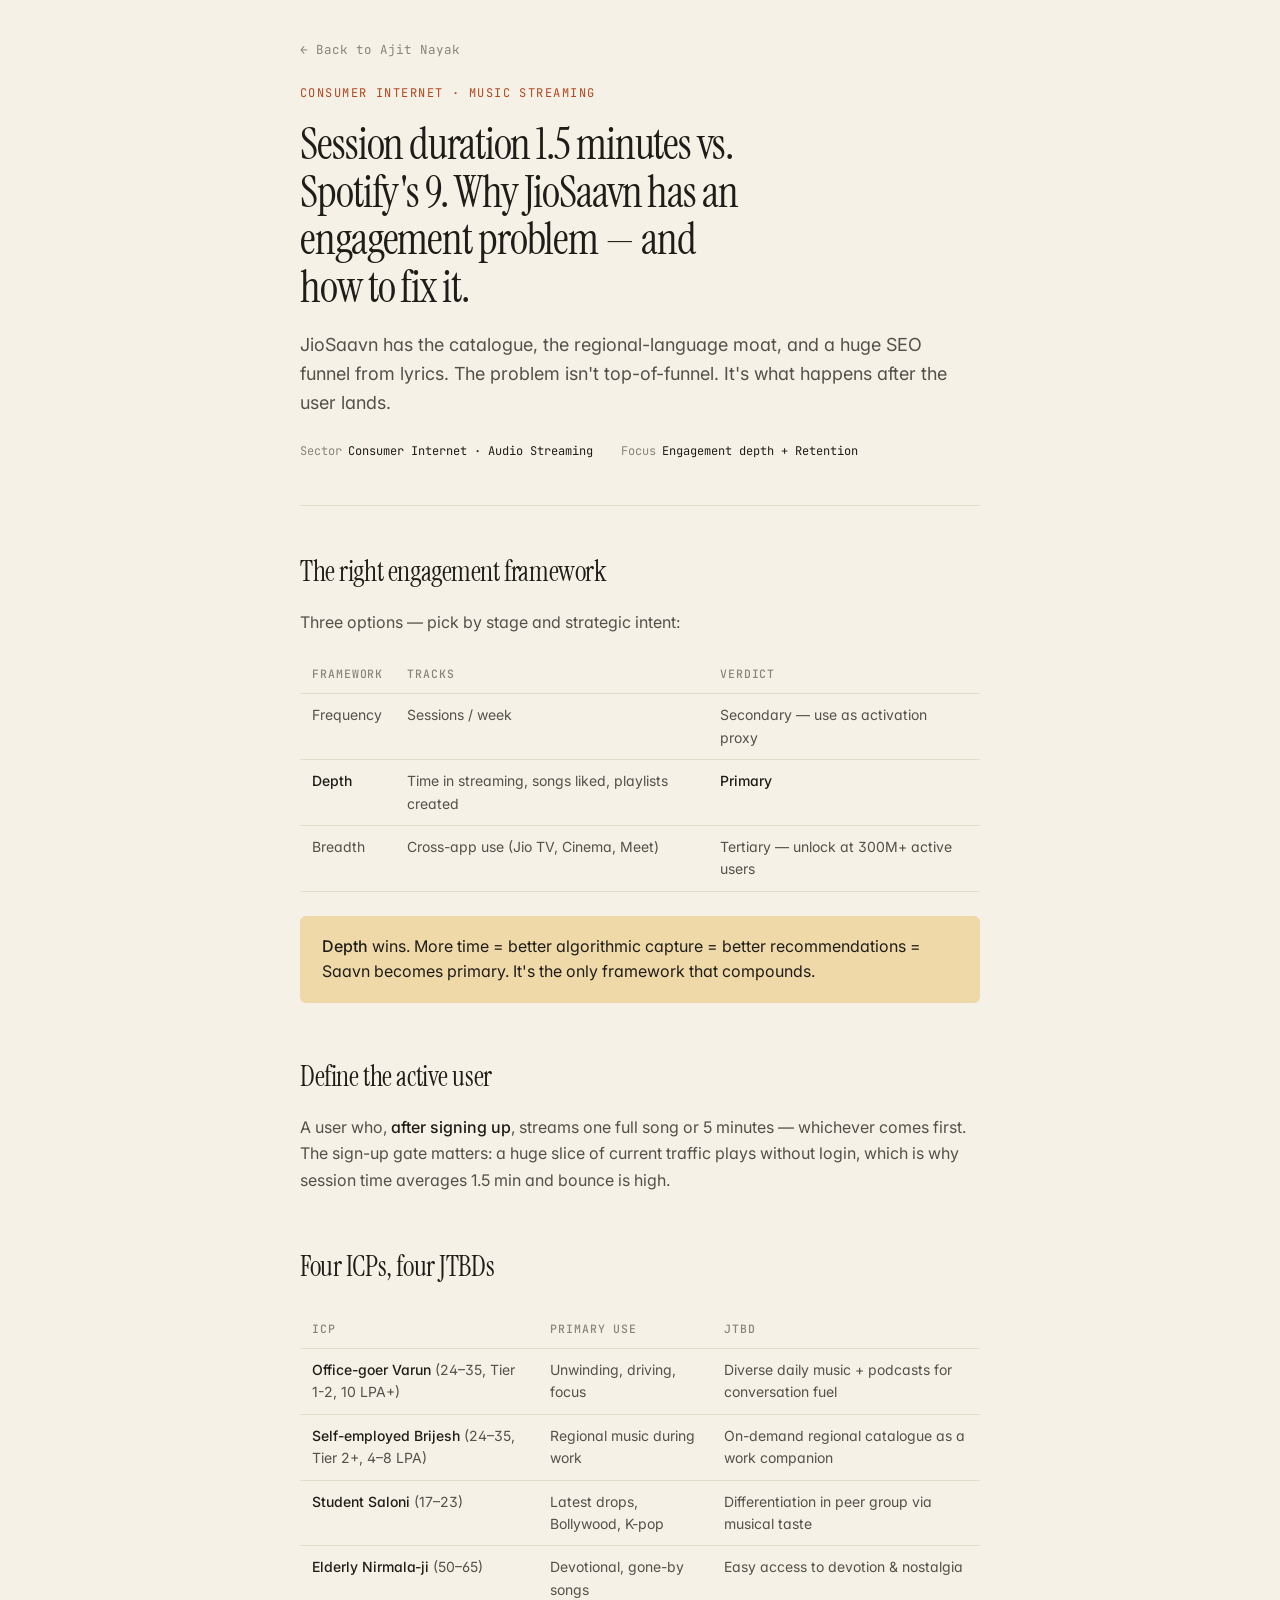
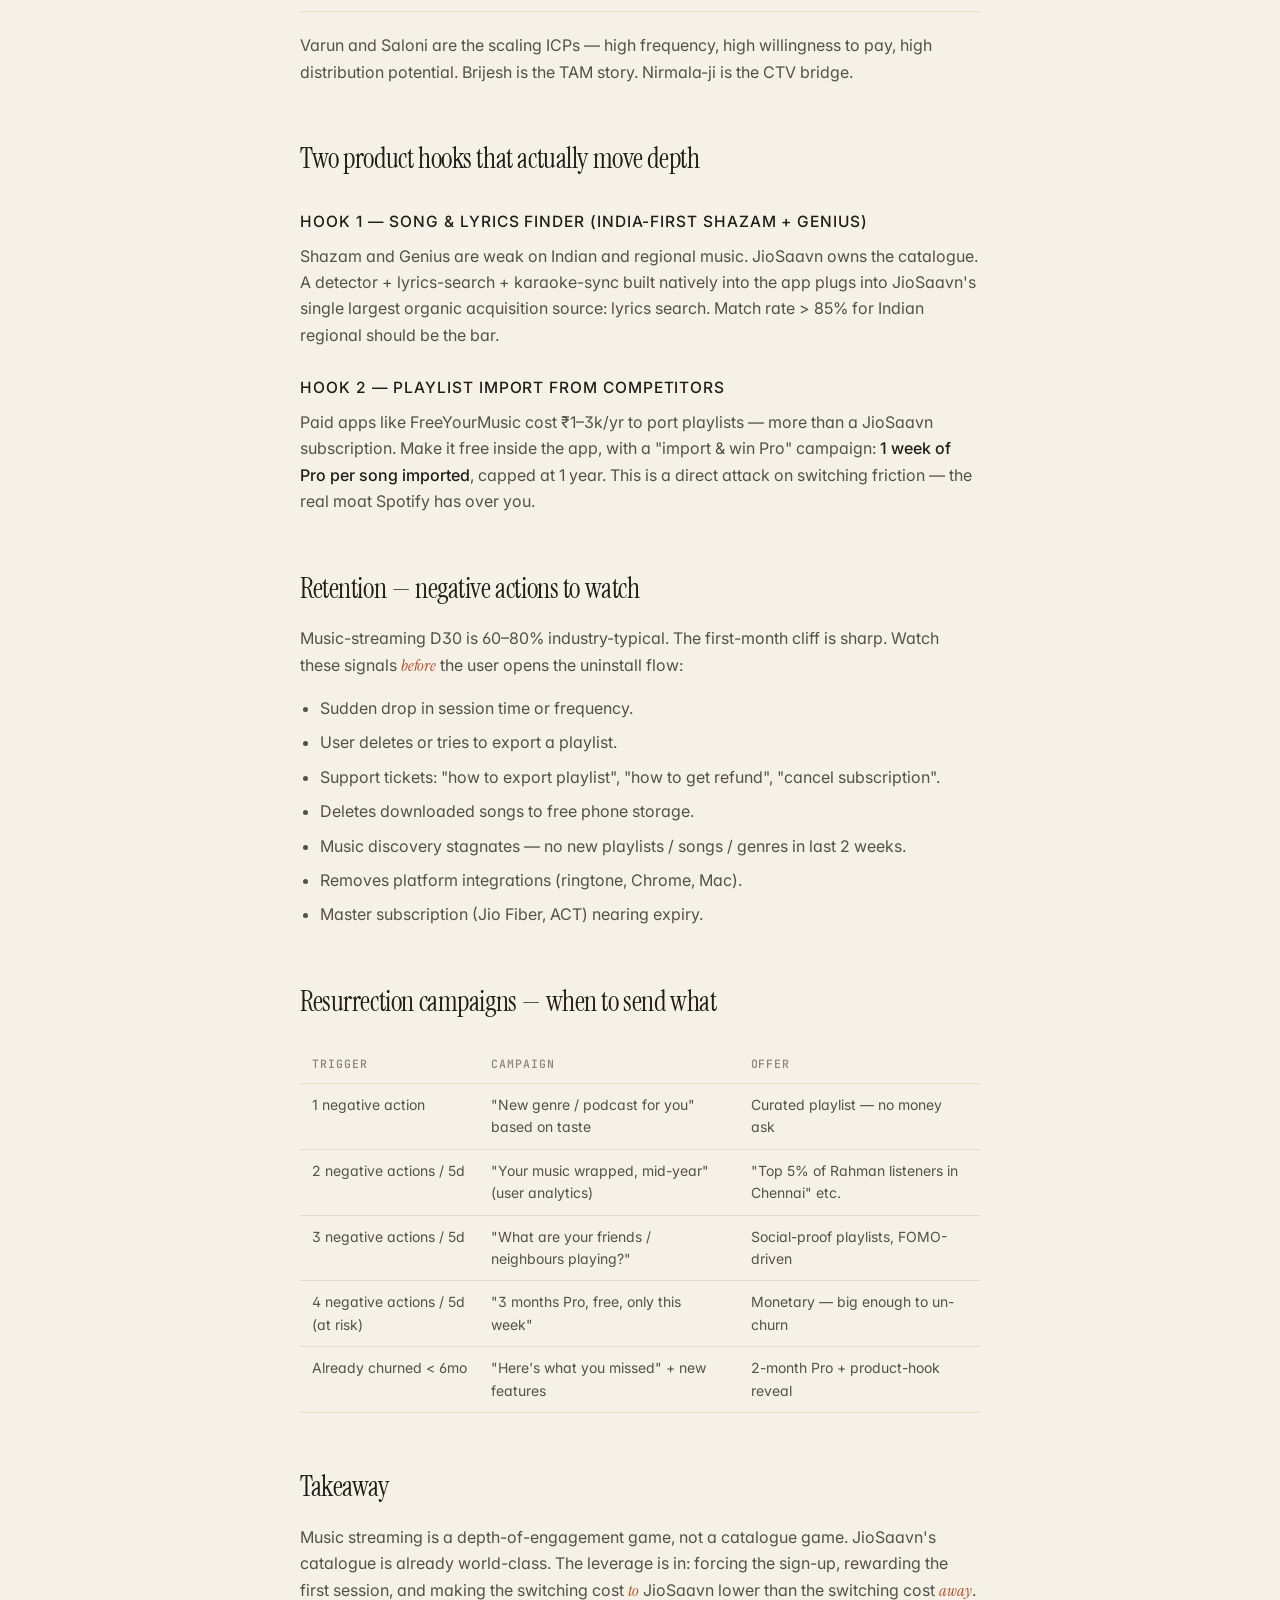
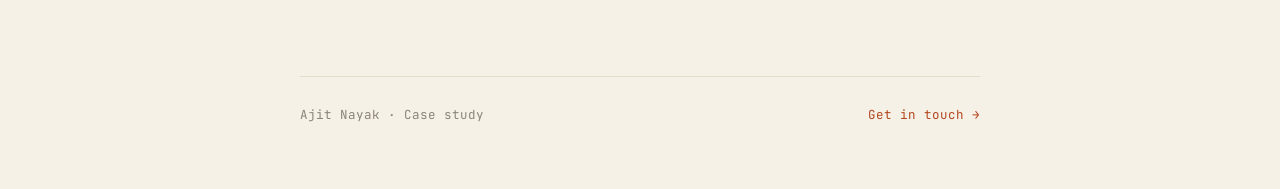
<file: case-studies/jiosaavn.html>
<!doctype html>
<html lang="en">
<head>
<meta charset="utf-8" />
<meta name="viewport" content="width=device-width, initial-scale=1" />
<title>JioSaavn — Engagement &amp; retention · Ajit Nayak</title>
<meta name="description" content="Depth-of-engagement framework, four ICPs, and a resurrection playbook for India's largest regional music streamer." />
<link rel="preconnect" href="https://fonts.googleapis.com">
<link rel="preconnect" href="https://fonts.gstatic.com" crossorigin>
<link href="https://fonts.googleapis.com/css2?family=Inter:wght@300;400;500;600&family=Instrument+Serif:ital@0;1&family=JetBrains+Mono:wght@400;500&display=swap" rel="stylesheet">
<link rel="stylesheet" href="../styles.css" />
</head>
<body>
<div class="cs-page">
  <a class="cs-back" href="../index.html#proof">← Back to Ajit Nayak</a>

  <header class="cs-hero">
    <p class="cs-eyebrow">Consumer Internet · Music Streaming</p>
    <h1 class="cs-h1">Session duration 1.5 minutes vs. Spotify's 9. Why JioSaavn has an engagement problem — and how to fix it.</h1>
    <p class="cs-lede">JioSaavn has the catalogue, the regional-language moat, and a huge SEO funnel from lyrics. The problem isn't top-of-funnel. It's what happens after the user lands.</p>
    <div class="cs-facts">
      <span><span class="k">Sector</span><span class="v">Consumer Internet · Audio Streaming</span></span>
      <span><span class="k">Focus</span><span class="v">Engagement depth + Retention</span></span>
    </div>
  </header>

  <article class="cs-body">
    <h2>The right engagement framework</h2>
    <p>Three options — pick by stage and strategic intent:</p>
    <table>
      <tr><th>Framework</th><th>Tracks</th><th>Verdict</th></tr>
      <tr><td>Frequency</td><td>Sessions / week</td><td>Secondary — use as activation proxy</td></tr>
      <tr><td><strong>Depth</strong></td><td>Time in streaming, songs liked, playlists created</td><td><strong>Primary</strong></td></tr>
      <tr><td>Breadth</td><td>Cross-app use (Jio TV, Cinema, Meet)</td><td>Tertiary — unlock at 300M+ active users</td></tr>
    </table>
    <div class="cs-callout">
      <strong>Depth</strong> wins. More time = better algorithmic capture = better recommendations = Saavn becomes primary. It's the only framework that compounds.
    </div>

    <h2>Define the active user</h2>
    <p>A user who, <strong>after signing up</strong>, streams one full song or 5 minutes — whichever comes first. The sign-up gate matters: a huge slice of current traffic plays without login, which is why session time averages 1.5 min and bounce is high.</p>

    <h2>Four ICPs, four JTBDs</h2>
    <table>
      <tr><th>ICP</th><th>Primary use</th><th>JTBD</th></tr>
      <tr><td><strong>Office-goer Varun</strong> (24–35, Tier 1-2, 10 LPA+)</td><td>Unwinding, driving, focus</td><td>Diverse daily music + podcasts for conversation fuel</td></tr>
      <tr><td><strong>Self-employed Brijesh</strong> (24–35, Tier 2+, 4–8 LPA)</td><td>Regional music during work</td><td>On-demand regional catalogue as a work companion</td></tr>
      <tr><td><strong>Student Saloni</strong> (17–23)</td><td>Latest drops, Bollywood, K-pop</td><td>Differentiation in peer group via musical taste</td></tr>
      <tr><td><strong>Elderly Nirmala-ji</strong> (50–65)</td><td>Devotional, gone-by songs</td><td>Easy access to devotion &amp; nostalgia</td></tr>
    </table>
    <p>Varun and Saloni are the scaling ICPs — high frequency, high willingness to pay, high distribution potential. Brijesh is the TAM story. Nirmala-ji is the CTV bridge.</p>

    <h2>Two product hooks that actually move depth</h2>

    <h3>Hook 1 — Song &amp; lyrics finder (India-first Shazam + Genius)</h3>
    <p>Shazam and Genius are weak on Indian and regional music. JioSaavn owns the catalogue. A detector + lyrics-search + karaoke-sync built natively into the app plugs into JioSaavn's single largest organic acquisition source: lyrics search. Match rate &gt; 85% for Indian regional should be the bar.</p>

    <h3>Hook 2 — Playlist import from competitors</h3>
    <p>Paid apps like FreeYourMusic cost ₹1–3k/yr to port playlists — more than a JioSaavn subscription. Make it free inside the app, with a "import &amp; win Pro" campaign: <strong>1 week of Pro per song imported</strong>, capped at 1 year. This is a direct attack on switching friction — the real moat Spotify has over you.</p>

    <h2>Retention — negative actions to watch</h2>
    <p>Music-streaming D30 is 60–80% industry-typical. The first-month cliff is sharp. Watch these signals <em>before</em> the user opens the uninstall flow:</p>
    <ul>
      <li>Sudden drop in session time or frequency.</li>
      <li>User deletes or tries to export a playlist.</li>
      <li>Support tickets: "how to export playlist", "how to get refund", "cancel subscription".</li>
      <li>Deletes downloaded songs to free phone storage.</li>
      <li>Music discovery stagnates — no new playlists / songs / genres in last 2 weeks.</li>
      <li>Removes platform integrations (ringtone, Chrome, Mac).</li>
      <li>Master subscription (Jio Fiber, ACT) nearing expiry.</li>
    </ul>

    <h2>Resurrection campaigns — when to send what</h2>
    <table>
      <tr><th>Trigger</th><th>Campaign</th><th>Offer</th></tr>
      <tr><td>1 negative action</td><td>"New genre / podcast for you" based on taste</td><td>Curated playlist — no money ask</td></tr>
      <tr><td>2 negative actions / 5d</td><td>"Your music wrapped, mid-year" (user analytics)</td><td>"Top 5% of Rahman listeners in Chennai" etc.</td></tr>
      <tr><td>3 negative actions / 5d</td><td>"What are your friends / neighbours playing?"</td><td>Social-proof playlists, FOMO-driven</td></tr>
      <tr><td>4 negative actions / 5d (at risk)</td><td>"3 months Pro, free, only this week"</td><td>Monetary — big enough to un-churn</td></tr>
      <tr><td>Already churned &lt; 6mo</td><td>"Here's what you missed" + new features</td><td>2-month Pro + product-hook reveal</td></tr>
    </table>

    <h2>Takeaway</h2>
    <p>Music streaming is a depth-of-engagement game, not a catalogue game. JioSaavn's catalogue is already world-class. The leverage is in: forcing the sign-up, rewarding the first session, and making the switching cost <em>to</em> JioSaavn lower than the switching cost <em>away</em>.</p>
  </article>

  <footer class="cs-tail">
    <span>Ajit Nayak · Case study</span>
    <a href="../index.html#contact">Get in touch →</a>
  </footer>
</div>
<script>(function(){const s=localStorage.getItem("theme")||(matchMedia("(prefers-color-scheme: dark)").matches?"dark":"light");document.documentElement.setAttribute("data-theme",s);})();</script>
</body>
</html>
</file>
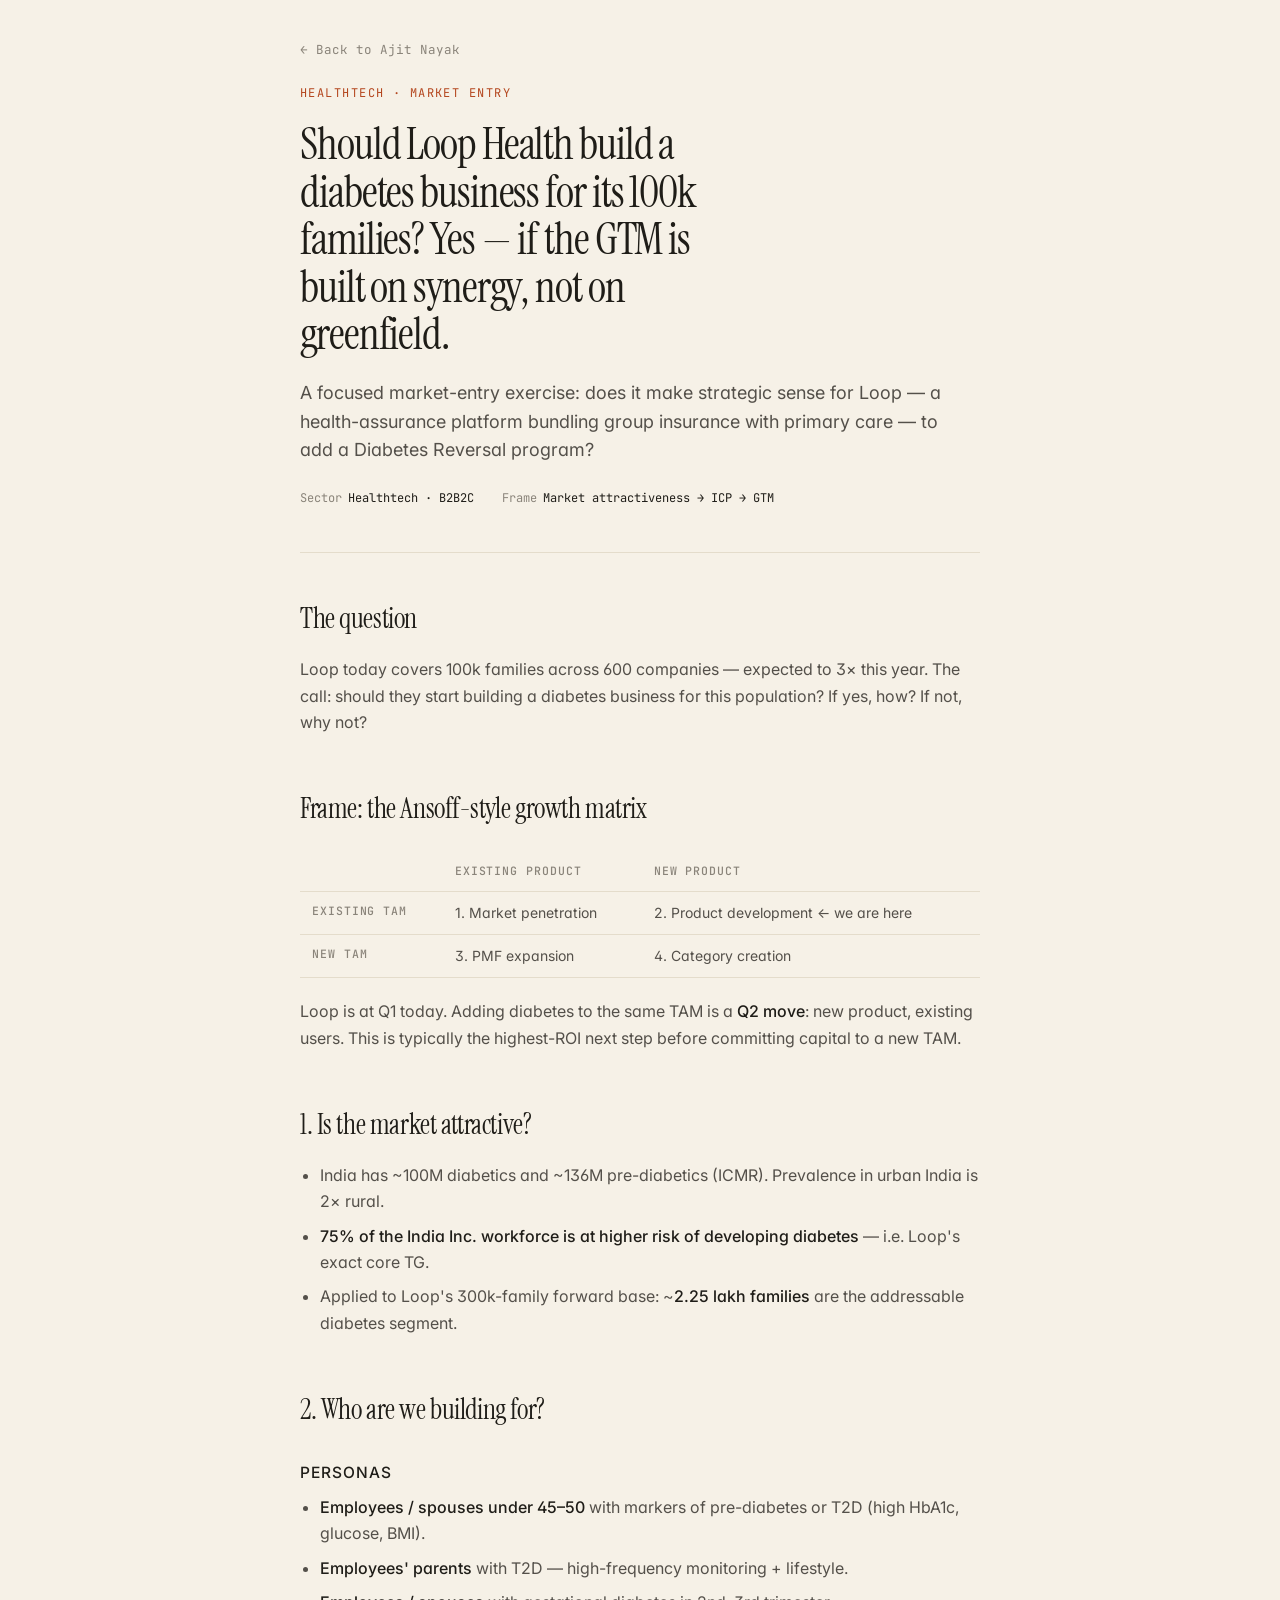
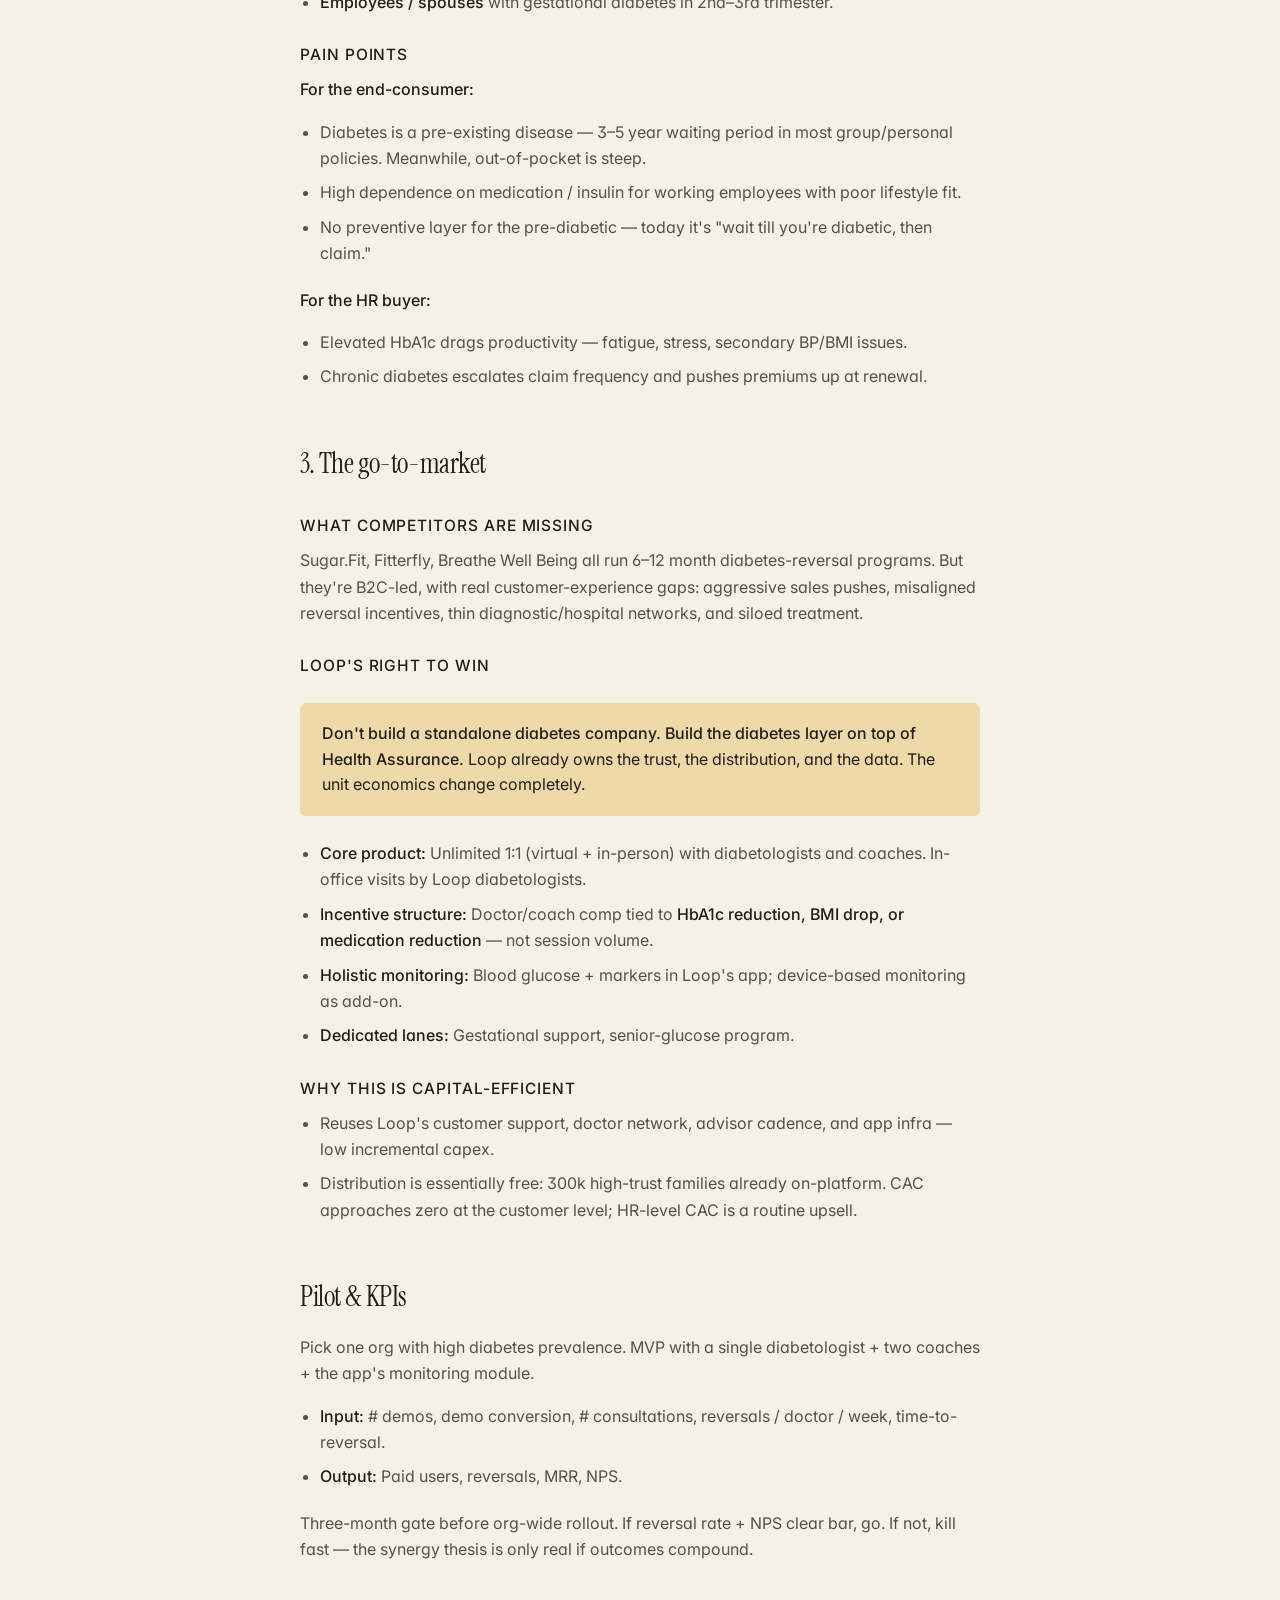
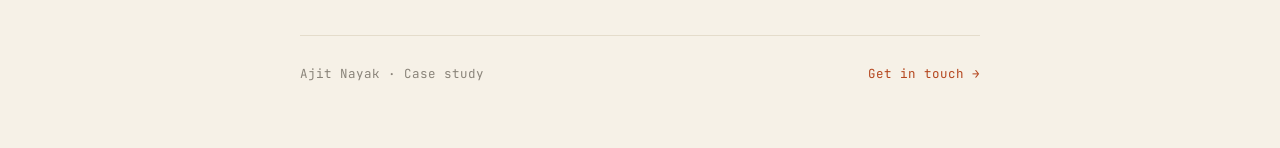
<file: case-studies/loop-health.html>
<!doctype html>
<html lang="en">
<head>
<meta charset="utf-8" />
<meta name="viewport" content="width=device-width, initial-scale=1" />
<title>Loop Health — Market entry into diabetes · Ajit Nayak</title>
<meta name="description" content="Should a 100k-family health-assurance platform build a diabetes business? Market attractiveness, persona, and go-to-market." />
<link rel="preconnect" href="https://fonts.googleapis.com">
<link rel="preconnect" href="https://fonts.gstatic.com" crossorigin>
<link href="https://fonts.googleapis.com/css2?family=Inter:wght@300;400;500;600&family=Instrument+Serif:ital@0;1&family=JetBrains+Mono:wght@400;500&display=swap" rel="stylesheet">
<link rel="stylesheet" href="../styles.css" />
</head>
<body>
<div class="cs-page">
  <a class="cs-back" href="../index.html#proof">← Back to Ajit Nayak</a>

  <header class="cs-hero">
    <p class="cs-eyebrow">Healthtech · Market Entry</p>
    <h1 class="cs-h1">Should Loop Health build a diabetes business for its 100k families? Yes — if the GTM is built on synergy, not on greenfield.</h1>
    <p class="cs-lede">A focused market-entry exercise: does it make strategic sense for Loop — a health-assurance platform bundling group insurance with primary care — to add a Diabetes Reversal program?</p>
    <div class="cs-facts">
      <span><span class="k">Sector</span><span class="v">Healthtech · B2B2C</span></span>
      <span><span class="k">Frame</span><span class="v">Market attractiveness → ICP → GTM</span></span>
    </div>
  </header>

  <article class="cs-body">
    <h2>The question</h2>
    <p>Loop today covers 100k families across 600 companies — expected to 3× this year. The call: should they start building a diabetes business for this population? If yes, how? If not, why not?</p>

    <h2>Frame: the Ansoff-style growth matrix</h2>
    <table>
      <tr><th></th><th>Existing product</th><th>New product</th></tr>
      <tr><th>Existing TAM</th><td>1. Market penetration</td><td>2. Product development ← we are here</td></tr>
      <tr><th>New TAM</th><td>3. PMF expansion</td><td>4. Category creation</td></tr>
    </table>
    <p>Loop is at Q1 today. Adding diabetes to the same TAM is a <strong>Q2 move</strong>: new product, existing users. This is typically the highest-ROI next step before committing capital to a new TAM.</p>

    <h2>1. Is the market attractive?</h2>
    <ul>
      <li>India has ~100M diabetics and ~136M pre-diabetics (ICMR). Prevalence in urban India is 2× rural.</li>
      <li><strong>75% of the India Inc. workforce is at higher risk of developing diabetes</strong> — i.e. Loop's exact core TG.</li>
      <li>Applied to Loop's 300k-family forward base: ~<strong>2.25 lakh families</strong> are the addressable diabetes segment.</li>
    </ul>

    <h2>2. Who are we building for?</h2>
    <h3>Personas</h3>
    <ul>
      <li><strong>Employees / spouses under 45–50</strong> with markers of pre-diabetes or T2D (high HbA1c, glucose, BMI).</li>
      <li><strong>Employees' parents</strong> with T2D — high-frequency monitoring + lifestyle.</li>
      <li><strong>Employees / spouses</strong> with gestational diabetes in 2nd–3rd trimester.</li>
    </ul>

    <h3>Pain points</h3>
    <p><strong>For the end-consumer:</strong></p>
    <ul>
      <li>Diabetes is a pre-existing disease — 3–5 year waiting period in most group/personal policies. Meanwhile, out-of-pocket is steep.</li>
      <li>High dependence on medication / insulin for working employees with poor lifestyle fit.</li>
      <li>No preventive layer for the pre-diabetic — today it's "wait till you're diabetic, then claim."</li>
    </ul>
    <p><strong>For the HR buyer:</strong></p>
    <ul>
      <li>Elevated HbA1c drags productivity — fatigue, stress, secondary BP/BMI issues.</li>
      <li>Chronic diabetes escalates claim frequency and pushes premiums up at renewal.</li>
    </ul>

    <h2>3. The go-to-market</h2>
    <h3>What competitors are missing</h3>
    <p>Sugar.Fit, Fitterfly, Breathe Well Being all run 6–12 month diabetes-reversal programs. But they're B2C-led, with real customer-experience gaps: aggressive sales pushes, misaligned reversal incentives, thin diagnostic/hospital networks, and siloed treatment.</p>

    <h3>Loop's right to win</h3>
    <div class="cs-callout">
      <strong>Don't build a standalone diabetes company. Build the diabetes layer on top of Health Assurance.</strong> Loop already owns the trust, the distribution, and the data. The unit economics change completely.
    </div>
    <ul>
      <li><strong>Core product:</strong> Unlimited 1:1 (virtual + in-person) with diabetologists and coaches. In-office visits by Loop diabetologists.</li>
      <li><strong>Incentive structure:</strong> Doctor/coach comp tied to <strong>HbA1c reduction, BMI drop, or medication reduction</strong> — not session volume.</li>
      <li><strong>Holistic monitoring:</strong> Blood glucose + markers in Loop's app; device-based monitoring as add-on.</li>
      <li><strong>Dedicated lanes:</strong> Gestational support, senior-glucose program.</li>
    </ul>

    <h3>Why this is capital-efficient</h3>
    <ul>
      <li>Reuses Loop's customer support, doctor network, advisor cadence, and app infra — low incremental capex.</li>
      <li>Distribution is essentially free: 300k high-trust families already on-platform. CAC approaches zero at the customer level; HR-level CAC is a routine upsell.</li>
    </ul>

    <h2>Pilot &amp; KPIs</h2>
    <p>Pick one org with high diabetes prevalence. MVP with a single diabetologist + two coaches + the app's monitoring module.</p>
    <ul>
      <li><strong>Input:</strong> # demos, demo conversion, # consultations, reversals / doctor / week, time-to-reversal.</li>
      <li><strong>Output:</strong> Paid users, reversals, MRR, NPS.</li>
    </ul>
    <p>Three-month gate before org-wide rollout. If reversal rate + NPS clear bar, go. If not, kill fast — the synergy thesis is only real if outcomes compound.</p>
  </article>

  <footer class="cs-tail">
    <span>Ajit Nayak · Case study</span>
    <a href="../index.html#contact">Get in touch →</a>
  </footer>
</div>
<script>(function(){const s=localStorage.getItem("theme")||(matchMedia("(prefers-color-scheme: dark)").matches?"dark":"light");document.documentElement.setAttribute("data-theme",s);})();</script>
</body>
</html>
</file>
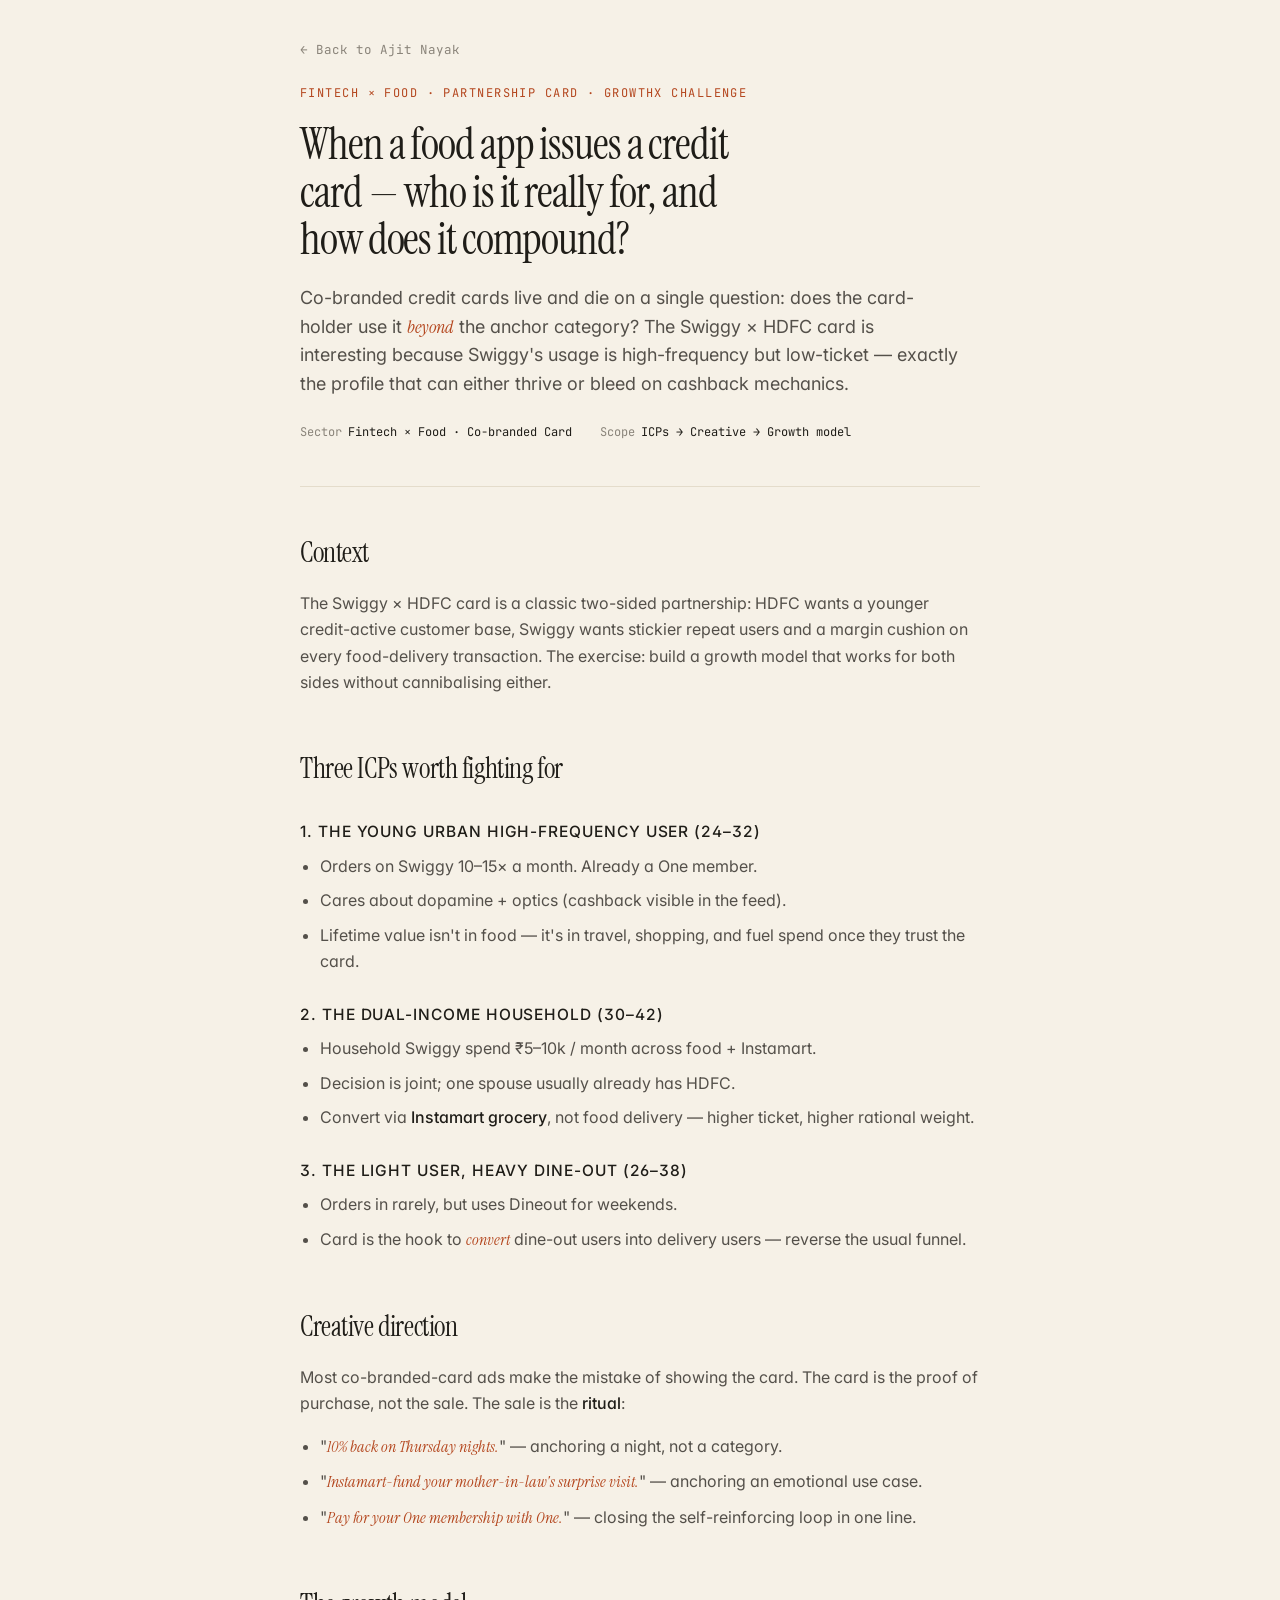
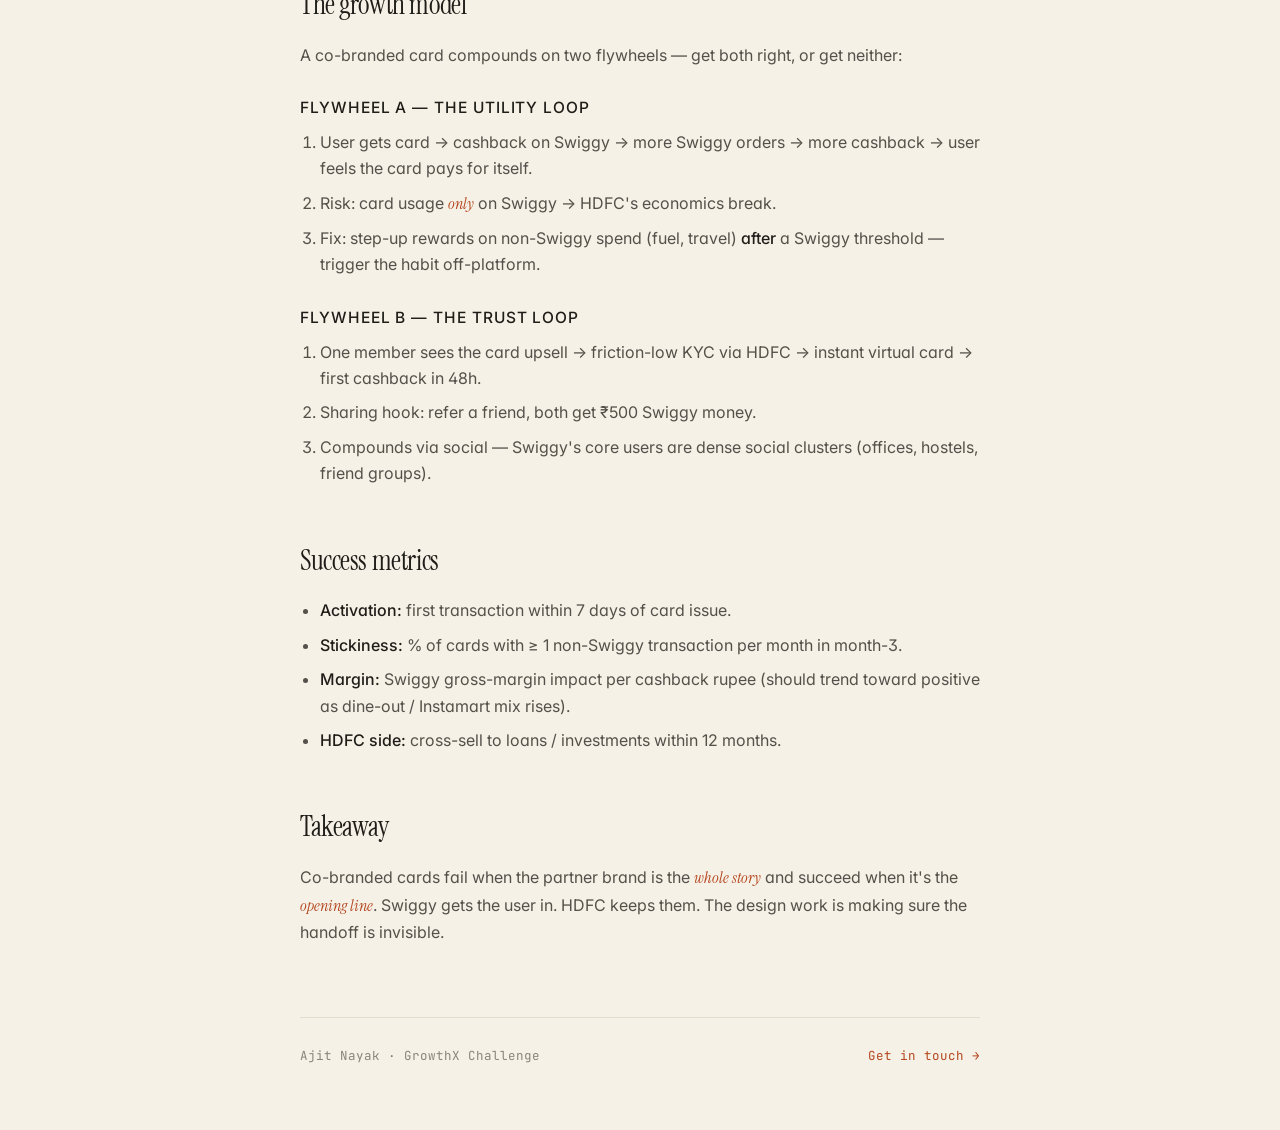
<file: case-studies/swiggy-hdfc.html>
<!doctype html>
<html lang="en">
<head>
<meta charset="utf-8" />
<meta name="viewport" content="width=device-width, initial-scale=1" />
<title>Swiggy × HDFC — Partnership card growth · Ajit Nayak</title>
<meta name="description" content="Growth strategy for the Swiggy × HDFC co-branded credit card: ICPs, ad creatives, and the growth model." />
<link rel="preconnect" href="https://fonts.googleapis.com">
<link rel="preconnect" href="https://fonts.gstatic.com" crossorigin>
<link href="https://fonts.googleapis.com/css2?family=Inter:wght@300;400;500;600&family=Instrument+Serif:ital@0;1&family=JetBrains+Mono:wght@400;500&display=swap" rel="stylesheet">
<link rel="stylesheet" href="../styles.css" />
</head>
<body>
<div class="cs-page">
  <a class="cs-back" href="../index.html#proof">← Back to Ajit Nayak</a>

  <header class="cs-hero">
    <p class="cs-eyebrow">Fintech × Food · Partnership Card · GrowthX Challenge</p>
    <h1 class="cs-h1">When a food app issues a credit card — who is it really for, and how does it compound?</h1>
    <p class="cs-lede">Co-branded credit cards live and die on a single question: does the card-holder use it <em>beyond</em> the anchor category? The Swiggy × HDFC card is interesting because Swiggy's usage is high-frequency but low-ticket — exactly the profile that can either thrive or bleed on cashback mechanics.</p>
    <div class="cs-facts">
      <span><span class="k">Sector</span><span class="v">Fintech × Food · Co-branded Card</span></span>
      <span><span class="k">Scope</span><span class="v">ICPs → Creative → Growth model</span></span>
    </div>
  </header>

  <article class="cs-body">
    <h2>Context</h2>
    <p>The Swiggy × HDFC card is a classic two-sided partnership: HDFC wants a younger credit-active customer base, Swiggy wants stickier repeat users and a margin cushion on every food-delivery transaction. The exercise: build a growth model that works for both sides without cannibalising either.</p>

    <h2>Three ICPs worth fighting for</h2>
    <h3>1. The young urban high-frequency user (24–32)</h3>
    <ul>
      <li>Orders on Swiggy 10–15× a month. Already a One member.</li>
      <li>Cares about dopamine + optics (cashback visible in the feed).</li>
      <li>Lifetime value isn't in food — it's in travel, shopping, and fuel spend once they trust the card.</li>
    </ul>

    <h3>2. The dual-income household (30–42)</h3>
    <ul>
      <li>Household Swiggy spend ₹5–10k / month across food + Instamart.</li>
      <li>Decision is joint; one spouse usually already has HDFC.</li>
      <li>Convert via <strong>Instamart grocery</strong>, not food delivery — higher ticket, higher rational weight.</li>
    </ul>

    <h3>3. The light user, heavy dine-out (26–38)</h3>
    <ul>
      <li>Orders in rarely, but uses Dineout for weekends.</li>
      <li>Card is the hook to <em>convert</em> dine-out users into delivery users — reverse the usual funnel.</li>
    </ul>

    <h2>Creative direction</h2>
    <p>Most co-branded-card ads make the mistake of showing the card. The card is the proof of purchase, not the sale. The sale is the <strong>ritual</strong>:</p>
    <ul>
      <li>"<em>10% back on Thursday nights.</em>" — anchoring a night, not a category.</li>
      <li>"<em>Instamart-fund your mother-in-law's surprise visit.</em>" — anchoring an emotional use case.</li>
      <li>"<em>Pay for your One membership with One.</em>" — closing the self-reinforcing loop in one line.</li>
    </ul>

    <h2>The growth model</h2>
    <p>A co-branded card compounds on two flywheels — get both right, or get neither:</p>

    <h3>Flywheel A — the utility loop</h3>
    <ol>
      <li>User gets card → cashback on Swiggy → more Swiggy orders → more cashback → user feels the card pays for itself.</li>
      <li>Risk: card usage <em>only</em> on Swiggy → HDFC's economics break.</li>
      <li>Fix: step-up rewards on non-Swiggy spend (fuel, travel) <strong>after</strong> a Swiggy threshold — trigger the habit off-platform.</li>
    </ol>

    <h3>Flywheel B — the trust loop</h3>
    <ol>
      <li>One member sees the card upsell → friction-low KYC via HDFC → instant virtual card → first cashback in 48h.</li>
      <li>Sharing hook: refer a friend, both get ₹500 Swiggy money.</li>
      <li>Compounds via social — Swiggy's core users are dense social clusters (offices, hostels, friend groups).</li>
    </ol>

    <h2>Success metrics</h2>
    <ul>
      <li><strong>Activation:</strong> first transaction within 7 days of card issue.</li>
      <li><strong>Stickiness:</strong> % of cards with ≥ 1 non-Swiggy transaction per month in month-3.</li>
      <li><strong>Margin:</strong> Swiggy gross-margin impact per cashback rupee (should trend toward positive as dine-out / Instamart mix rises).</li>
      <li><strong>HDFC side:</strong> cross-sell to loans / investments within 12 months.</li>
    </ul>

    <h2>Takeaway</h2>
    <p>Co-branded cards fail when the partner brand is the <em>whole story</em> and succeed when it's the <em>opening line</em>. Swiggy gets the user in. HDFC keeps them. The design work is making sure the handoff is invisible.</p>
  </article>

  <footer class="cs-tail">
    <span>Ajit Nayak · GrowthX Challenge</span>
    <a href="../index.html#contact">Get in touch →</a>
  </footer>
</div>
<script>(function(){const s=localStorage.getItem("theme")||(matchMedia("(prefers-color-scheme: dark)").matches?"dark":"light");document.documentElement.setAttribute("data-theme",s);})();</script>
</body>
</html>
</file>
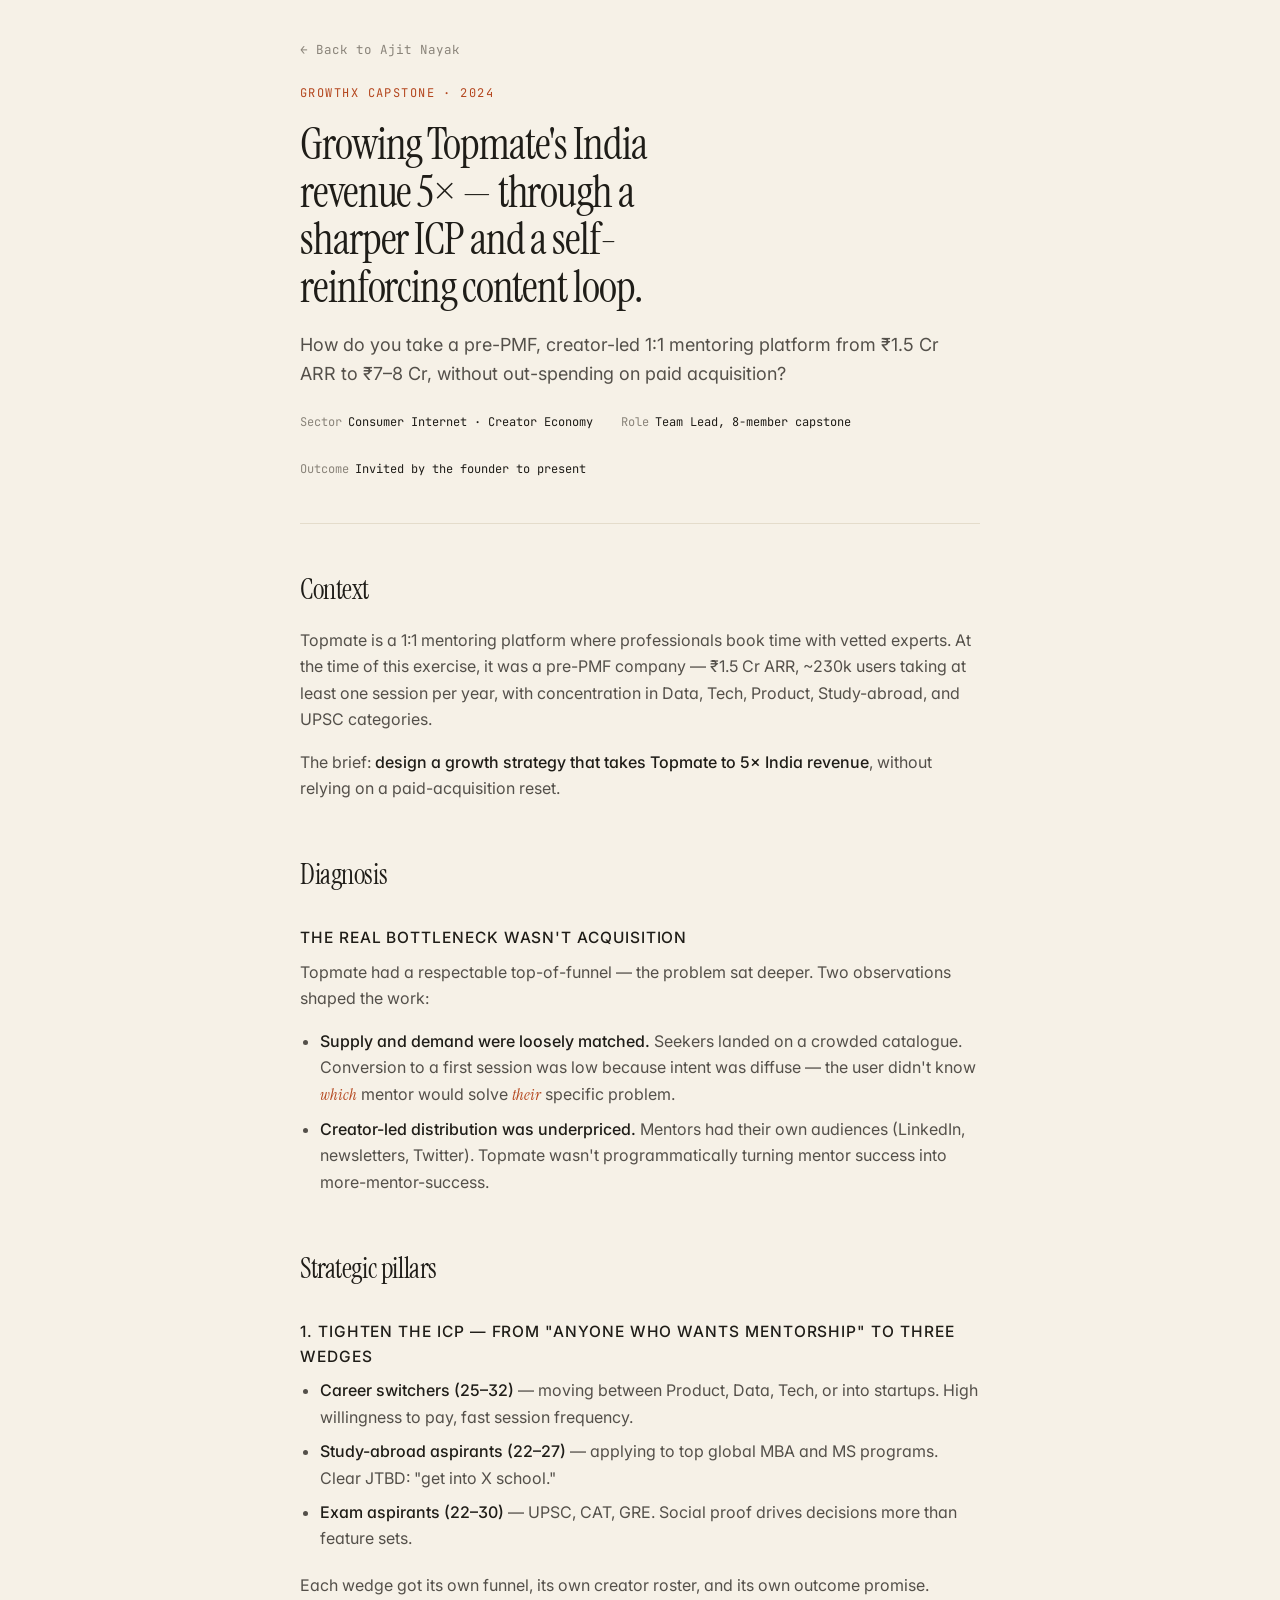
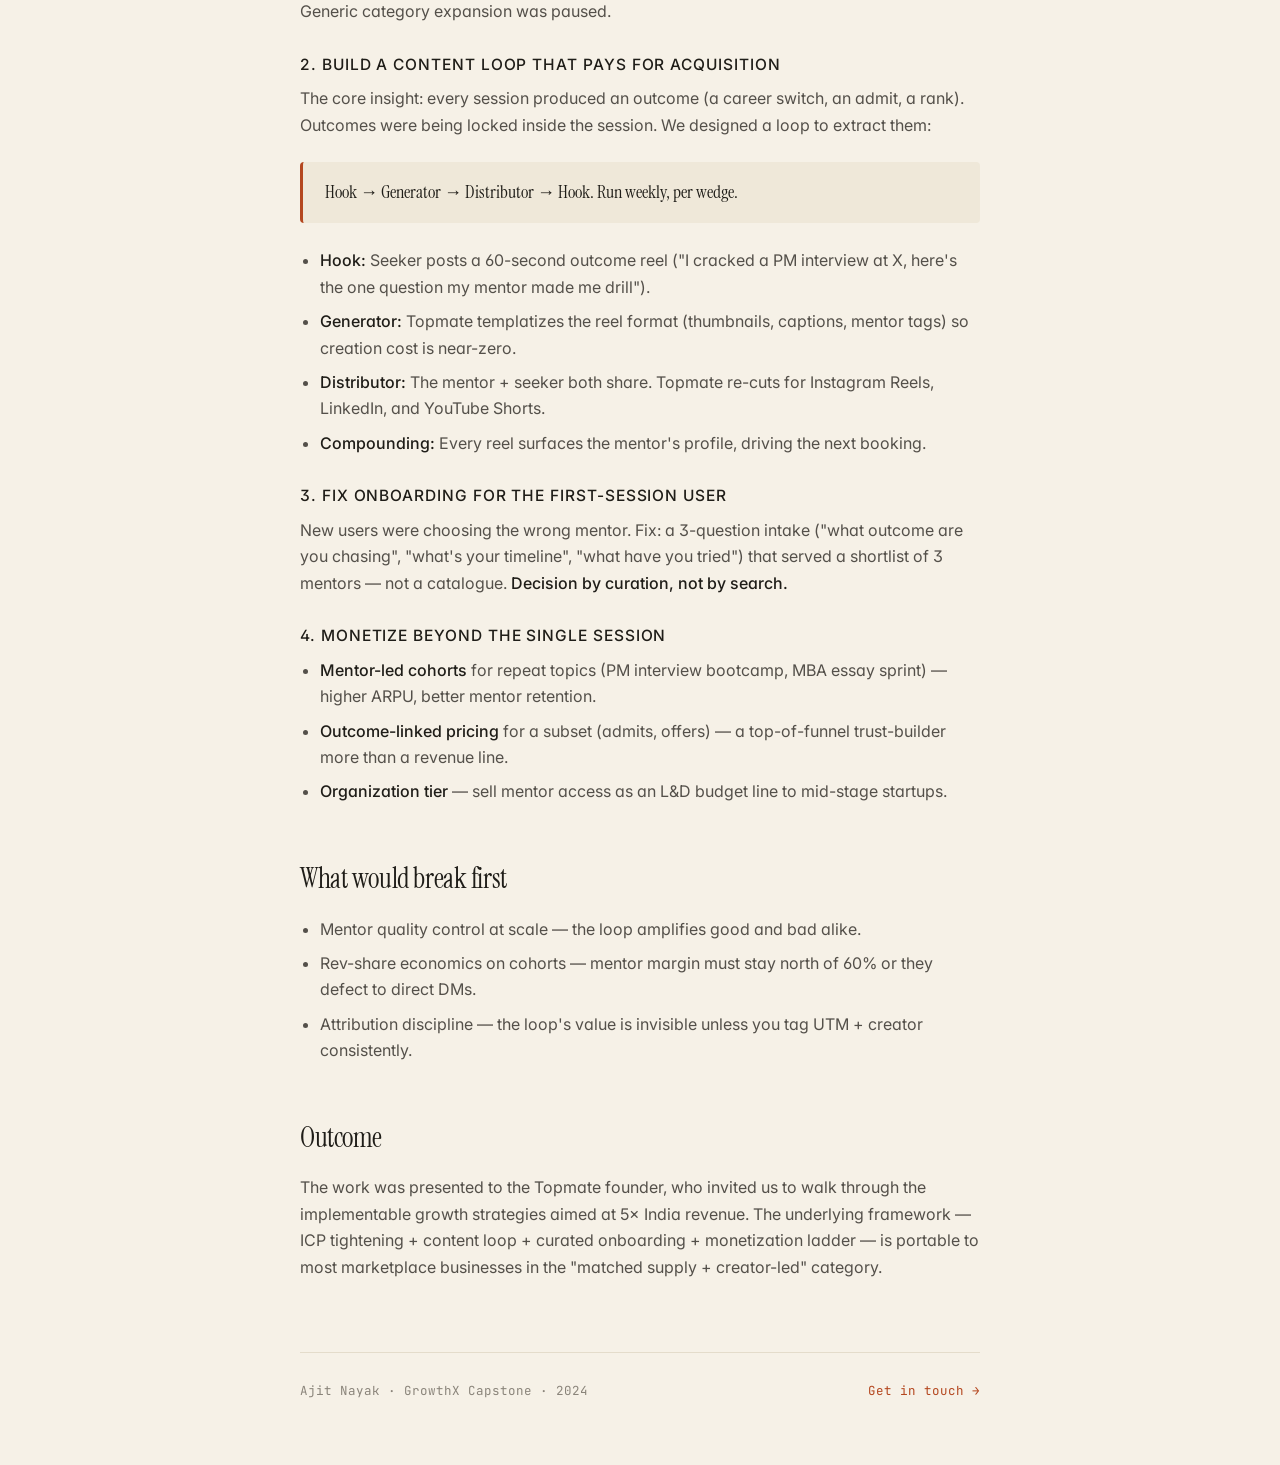
<file: case-studies/topmate.html>
<!doctype html>
<html lang="en">
<head>
<meta charset="utf-8" />
<meta name="viewport" content="width=device-width, initial-scale=1" />
<title>Topmate — Growing a 1:1 mentoring platform 5× · Ajit Nayak</title>
<meta name="description" content="GrowthX capstone. Revenue-growth strategy for Topmate, a 1:1 mentoring platform — ICPs, acquisition, onboarding, and monetization levers." />
<link rel="preconnect" href="https://fonts.googleapis.com">
<link rel="preconnect" href="https://fonts.gstatic.com" crossorigin>
<link href="https://fonts.googleapis.com/css2?family=Inter:wght@300;400;500;600&family=Instrument+Serif:ital@0;1&family=JetBrains+Mono:wght@400;500&display=swap" rel="stylesheet">
<link rel="stylesheet" href="../styles.css" />
</head>
<body>
<div class="cs-page">
  <a class="cs-back" href="../index.html#proof">← Back to Ajit Nayak</a>

  <header class="cs-hero">
    <p class="cs-eyebrow">GrowthX Capstone · 2024</p>
    <h1 class="cs-h1">Growing Topmate's India revenue 5× — through a sharper ICP and a self-reinforcing content loop.</h1>
    <p class="cs-lede">How do you take a pre-PMF, creator-led 1:1 mentoring platform from ₹1.5 Cr ARR to ₹7–8 Cr, without out-spending on paid acquisition?</p>
    <div class="cs-facts">
      <span><span class="k">Sector</span><span class="v">Consumer Internet · Creator Economy</span></span>
      <span><span class="k">Role</span><span class="v">Team Lead, 8-member capstone</span></span>
      <span><span class="k">Outcome</span><span class="v">Invited by the founder to present</span></span>
    </div>
  </header>

  <article class="cs-body">
    <h2>Context</h2>
    <p>Topmate is a 1:1 mentoring platform where professionals book time with vetted experts. At the time of this exercise, it was a pre-PMF company — ₹1.5 Cr ARR, ~230k users taking at least one session per year, with concentration in Data, Tech, Product, Study-abroad, and UPSC categories.</p>
    <p>The brief: <strong>design a growth strategy that takes Topmate to 5× India revenue</strong>, without relying on a paid-acquisition reset.</p>

    <h2>Diagnosis</h2>
    <h3>The real bottleneck wasn't acquisition</h3>
    <p>Topmate had a respectable top-of-funnel — the problem sat deeper. Two observations shaped the work:</p>
    <ul>
      <li><strong>Supply and demand were loosely matched.</strong> Seekers landed on a crowded catalogue. Conversion to a first session was low because intent was diffuse — the user didn't know <em>which</em> mentor would solve <em>their</em> specific problem.</li>
      <li><strong>Creator-led distribution was underpriced.</strong> Mentors had their own audiences (LinkedIn, newsletters, Twitter). Topmate wasn't programmatically turning mentor success into more-mentor-success.</li>
    </ul>

    <h2>Strategic pillars</h2>

    <h3>1. Tighten the ICP — from "anyone who wants mentorship" to three wedges</h3>
    <ul>
      <li><strong>Career switchers (25–32)</strong> — moving between Product, Data, Tech, or into startups. High willingness to pay, fast session frequency.</li>
      <li><strong>Study-abroad aspirants (22–27)</strong> — applying to top global MBA and MS programs. Clear JTBD: "get into X school."</li>
      <li><strong>Exam aspirants (22–30)</strong> — UPSC, CAT, GRE. Social proof drives decisions more than feature sets.</li>
    </ul>
    <p>Each wedge got its own funnel, its own creator roster, and its own outcome promise. Generic category expansion was paused.</p>

    <h3>2. Build a content loop that pays for acquisition</h3>
    <p>The core insight: every session produced an outcome (a career switch, an admit, a rank). Outcomes were being locked inside the session. We designed a loop to extract them:</p>
    <blockquote>Hook → Generator → Distributor → Hook. Run weekly, per wedge.</blockquote>
    <ul>
      <li><strong>Hook:</strong> Seeker posts a 60-second outcome reel ("I cracked a PM interview at X, here's the one question my mentor made me drill").</li>
      <li><strong>Generator:</strong> Topmate templatizes the reel format (thumbnails, captions, mentor tags) so creation cost is near-zero.</li>
      <li><strong>Distributor:</strong> The mentor + seeker both share. Topmate re-cuts for Instagram Reels, LinkedIn, and YouTube Shorts.</li>
      <li><strong>Compounding:</strong> Every reel surfaces the mentor's profile, driving the next booking.</li>
    </ul>

    <h3>3. Fix onboarding for the first-session user</h3>
    <p>New users were choosing the wrong mentor. Fix: a 3-question intake ("what outcome are you chasing", "what's your timeline", "what have you tried") that served a shortlist of 3 mentors — not a catalogue. <strong>Decision by curation, not by search.</strong></p>

    <h3>4. Monetize beyond the single session</h3>
    <ul>
      <li><strong>Mentor-led cohorts</strong> for repeat topics (PM interview bootcamp, MBA essay sprint) — higher ARPU, better mentor retention.</li>
      <li><strong>Outcome-linked pricing</strong> for a subset (admits, offers) — a top-of-funnel trust-builder more than a revenue line.</li>
      <li><strong>Organization tier</strong> — sell mentor access as an L&D budget line to mid-stage startups.</li>
    </ul>

    <h2>What would break first</h2>
    <ul>
      <li>Mentor quality control at scale — the loop amplifies good and bad alike.</li>
      <li>Rev-share economics on cohorts — mentor margin must stay north of 60% or they defect to direct DMs.</li>
      <li>Attribution discipline — the loop's value is invisible unless you tag UTM + creator consistently.</li>
    </ul>

    <h2>Outcome</h2>
    <p>The work was presented to the Topmate founder, who invited us to walk through the implementable growth strategies aimed at 5× India revenue. The underlying framework — ICP tightening + content loop + curated onboarding + monetization ladder — is portable to most marketplace businesses in the "matched supply + creator-led" category.</p>
  </article>

  <footer class="cs-tail">
    <span>Ajit Nayak · GrowthX Capstone · 2024</span>
    <a href="../index.html#contact">Get in touch →</a>
  </footer>
</div>
<script>
  (function(){ const s=localStorage.getItem("theme")||(matchMedia("(prefers-color-scheme: dark)").matches?"dark":"light"); document.documentElement.setAttribute("data-theme",s); })();
</script>
</body>
</html>
</file>
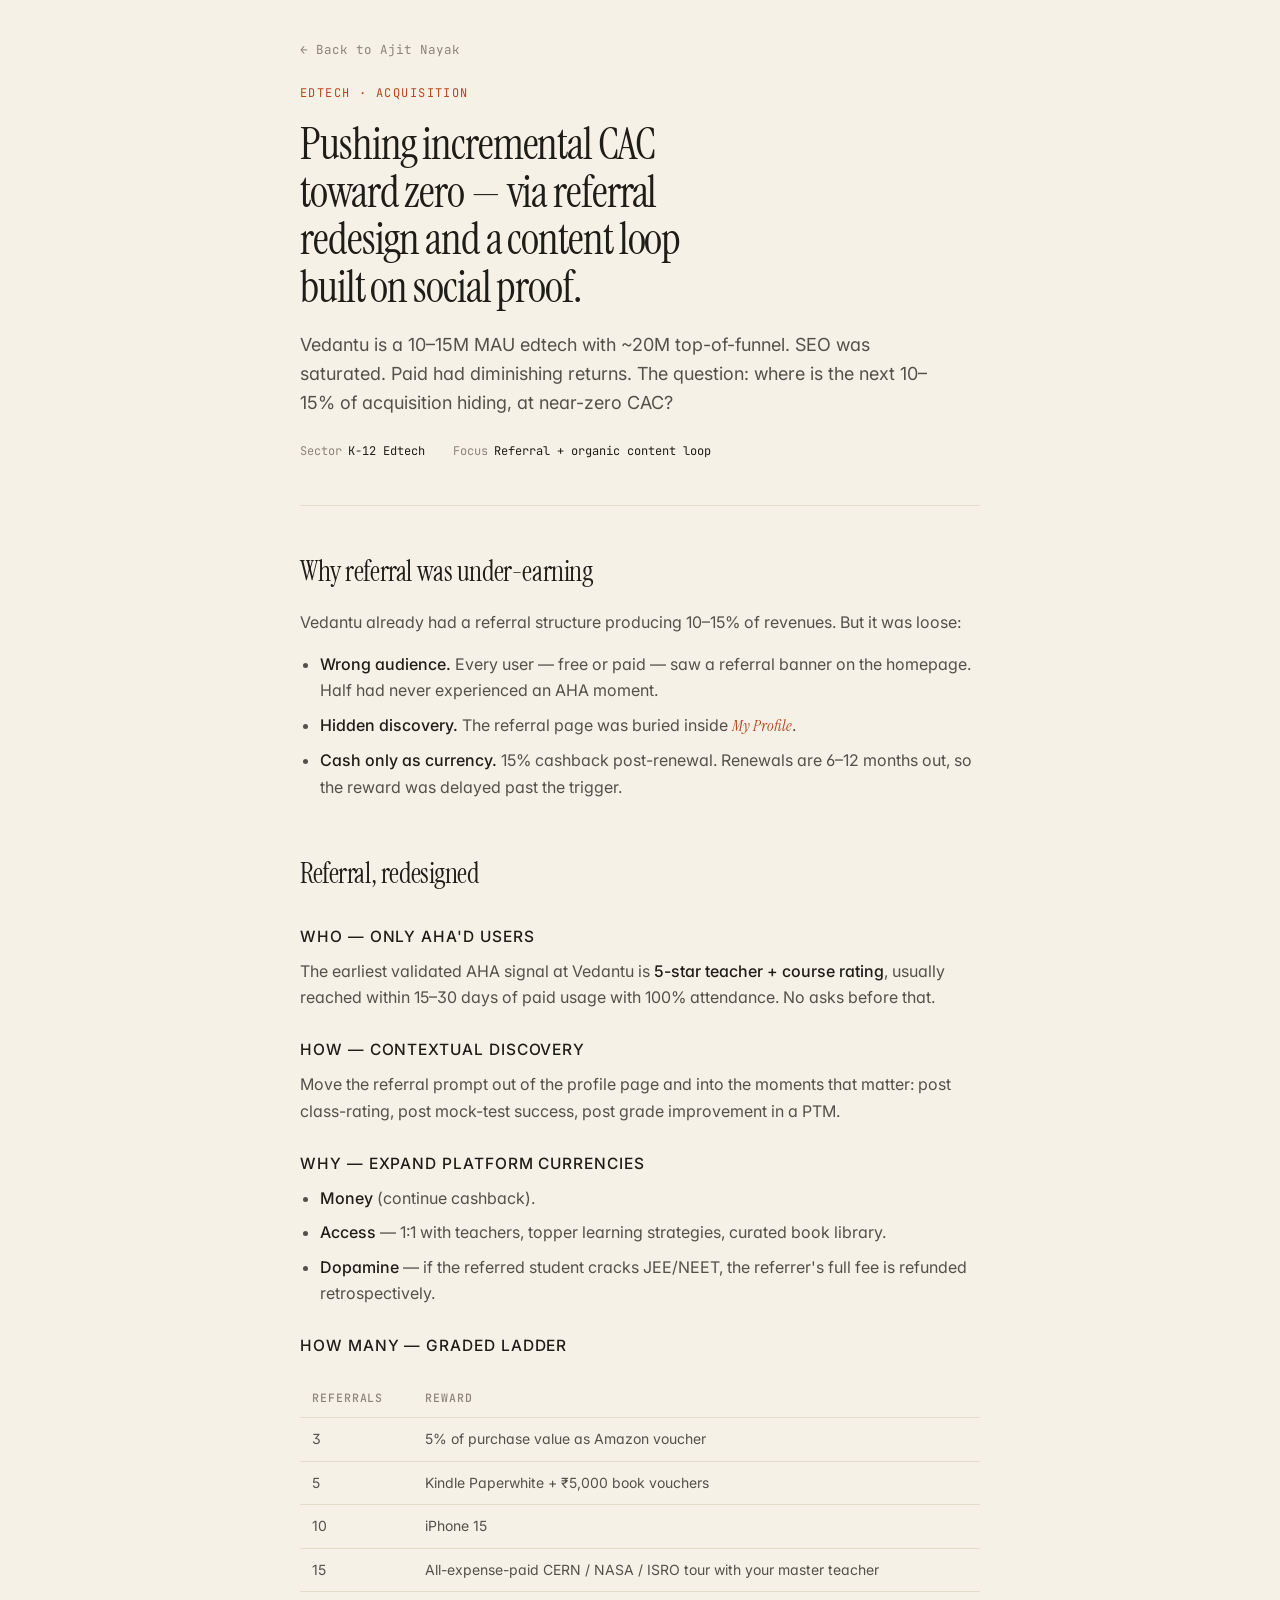
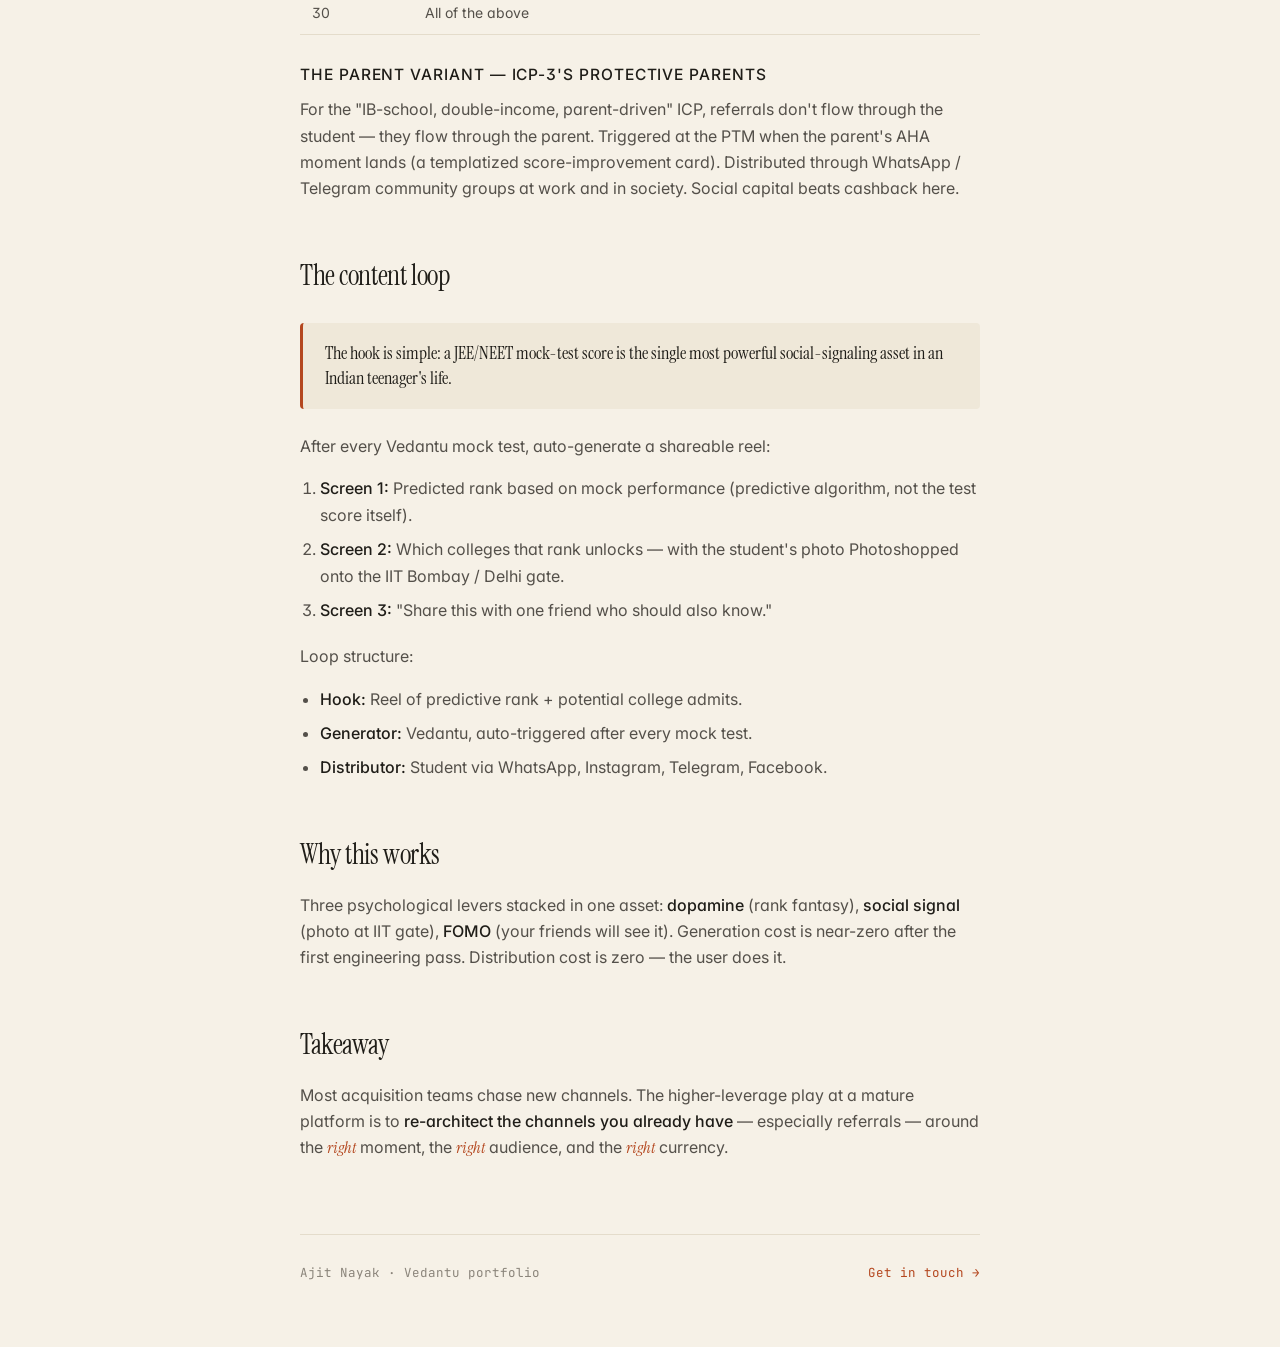
<file: case-studies/vedantu-acquisition.html>
<!doctype html>
<html lang="en">
<head>
<meta charset="utf-8" />
<meta name="viewport" content="width=device-width, initial-scale=1" />
<title>Vedantu — Zero-CAC user acquisition · Ajit Nayak</title>
<meta name="description" content="Re-architecting referral and content loops for Vedantu — 10–15M MAU, ~20M top-of-funnel — to drop incremental CAC toward zero." />
<link rel="preconnect" href="https://fonts.googleapis.com">
<link rel="preconnect" href="https://fonts.gstatic.com" crossorigin>
<link href="https://fonts.googleapis.com/css2?family=Inter:wght@300;400;500;600&family=Instrument+Serif:ital@0;1&family=JetBrains+Mono:wght@400;500&display=swap" rel="stylesheet">
<link rel="stylesheet" href="../styles.css" />
</head>
<body>
<div class="cs-page">
  <a class="cs-back" href="../index.html#proof">← Back to Ajit Nayak</a>

  <header class="cs-hero">
    <p class="cs-eyebrow">Edtech · Acquisition</p>
    <h1 class="cs-h1">Pushing incremental CAC toward zero — via referral redesign and a content loop built on social proof.</h1>
    <p class="cs-lede">Vedantu is a 10–15M MAU edtech with ~20M top-of-funnel. SEO was saturated. Paid had diminishing returns. The question: where is the next 10–15% of acquisition hiding, at near-zero CAC?</p>
    <div class="cs-facts">
      <span><span class="k">Sector</span><span class="v">K-12 Edtech</span></span>
      <span><span class="k">Focus</span><span class="v">Referral + organic content loop</span></span>
    </div>
  </header>

  <article class="cs-body">
    <h2>Why referral was under-earning</h2>
    <p>Vedantu already had a referral structure producing 10–15% of revenues. But it was loose:</p>
    <ul>
      <li><strong>Wrong audience.</strong> Every user — free or paid — saw a referral banner on the homepage. Half had never experienced an AHA moment.</li>
      <li><strong>Hidden discovery.</strong> The referral page was buried inside <em>My Profile</em>.</li>
      <li><strong>Cash only as currency.</strong> 15% cashback post-renewal. Renewals are 6–12 months out, so the reward was delayed past the trigger.</li>
    </ul>

    <h2>Referral, redesigned</h2>

    <h3>Who — only AHA'd users</h3>
    <p>The earliest validated AHA signal at Vedantu is <strong>5-star teacher + course rating</strong>, usually reached within 15–30 days of paid usage with 100% attendance. No asks before that.</p>

    <h3>How — contextual discovery</h3>
    <p>Move the referral prompt out of the profile page and into the moments that matter: post class-rating, post mock-test success, post grade improvement in a PTM.</p>

    <h3>Why — expand platform currencies</h3>
    <ul>
      <li><strong>Money</strong> (continue cashback).</li>
      <li><strong>Access</strong> — 1:1 with teachers, topper learning strategies, curated book library.</li>
      <li><strong>Dopamine</strong> — if the referred student cracks JEE/NEET, the referrer's full fee is refunded retrospectively.</li>
    </ul>

    <h3>How many — graded ladder</h3>
    <table>
      <tr><th>Referrals</th><th>Reward</th></tr>
      <tr><td>3</td><td>5% of purchase value as Amazon voucher</td></tr>
      <tr><td>5</td><td>Kindle Paperwhite + ₹5,000 book vouchers</td></tr>
      <tr><td>10</td><td>iPhone 15</td></tr>
      <tr><td>15</td><td>All-expense-paid CERN / NASA / ISRO tour with your master teacher</td></tr>
      <tr><td>30</td><td>All of the above</td></tr>
    </table>

    <h3>The parent variant — ICP-3's protective parents</h3>
    <p>For the "IB-school, double-income, parent-driven" ICP, referrals don't flow through the student — they flow through the parent. Triggered at the PTM when the parent's AHA moment lands (a templatized score-improvement card). Distributed through WhatsApp / Telegram community groups at work and in society. Social capital beats cashback here.</p>

    <h2>The content loop</h2>
    <blockquote>The hook is simple: a JEE/NEET mock-test score is the single most powerful social-signaling asset in an Indian teenager's life.</blockquote>

    <p>After every Vedantu mock test, auto-generate a shareable reel:</p>
    <ol>
      <li><strong>Screen 1:</strong> Predicted rank based on mock performance (predictive algorithm, not the test score itself).</li>
      <li><strong>Screen 2:</strong> Which colleges that rank unlocks — with the student's photo Photoshopped onto the IIT Bombay / Delhi gate.</li>
      <li><strong>Screen 3:</strong> "Share this with one friend who should also know."</li>
    </ol>

    <p>Loop structure:</p>
    <ul>
      <li><strong>Hook:</strong> Reel of predictive rank + potential college admits.</li>
      <li><strong>Generator:</strong> Vedantu, auto-triggered after every mock test.</li>
      <li><strong>Distributor:</strong> Student via WhatsApp, Instagram, Telegram, Facebook.</li>
    </ul>

    <h2>Why this works</h2>
    <p>Three psychological levers stacked in one asset: <strong>dopamine</strong> (rank fantasy), <strong>social signal</strong> (photo at IIT gate), <strong>FOMO</strong> (your friends will see it). Generation cost is near-zero after the first engineering pass. Distribution cost is zero — the user does it.</p>

    <h2>Takeaway</h2>
    <p>Most acquisition teams chase new channels. The higher-leverage play at a mature platform is to <strong>re-architect the channels you already have</strong> — especially referrals — around the <em>right</em> moment, the <em>right</em> audience, and the <em>right</em> currency.</p>
  </article>

  <footer class="cs-tail">
    <span>Ajit Nayak · Vedantu portfolio</span>
    <a href="../index.html#contact">Get in touch →</a>
  </footer>
</div>
<script>(function(){const s=localStorage.getItem("theme")||(matchMedia("(prefers-color-scheme: dark)").matches?"dark":"light");document.documentElement.setAttribute("data-theme",s);})();</script>
</body>
</html>
</file>
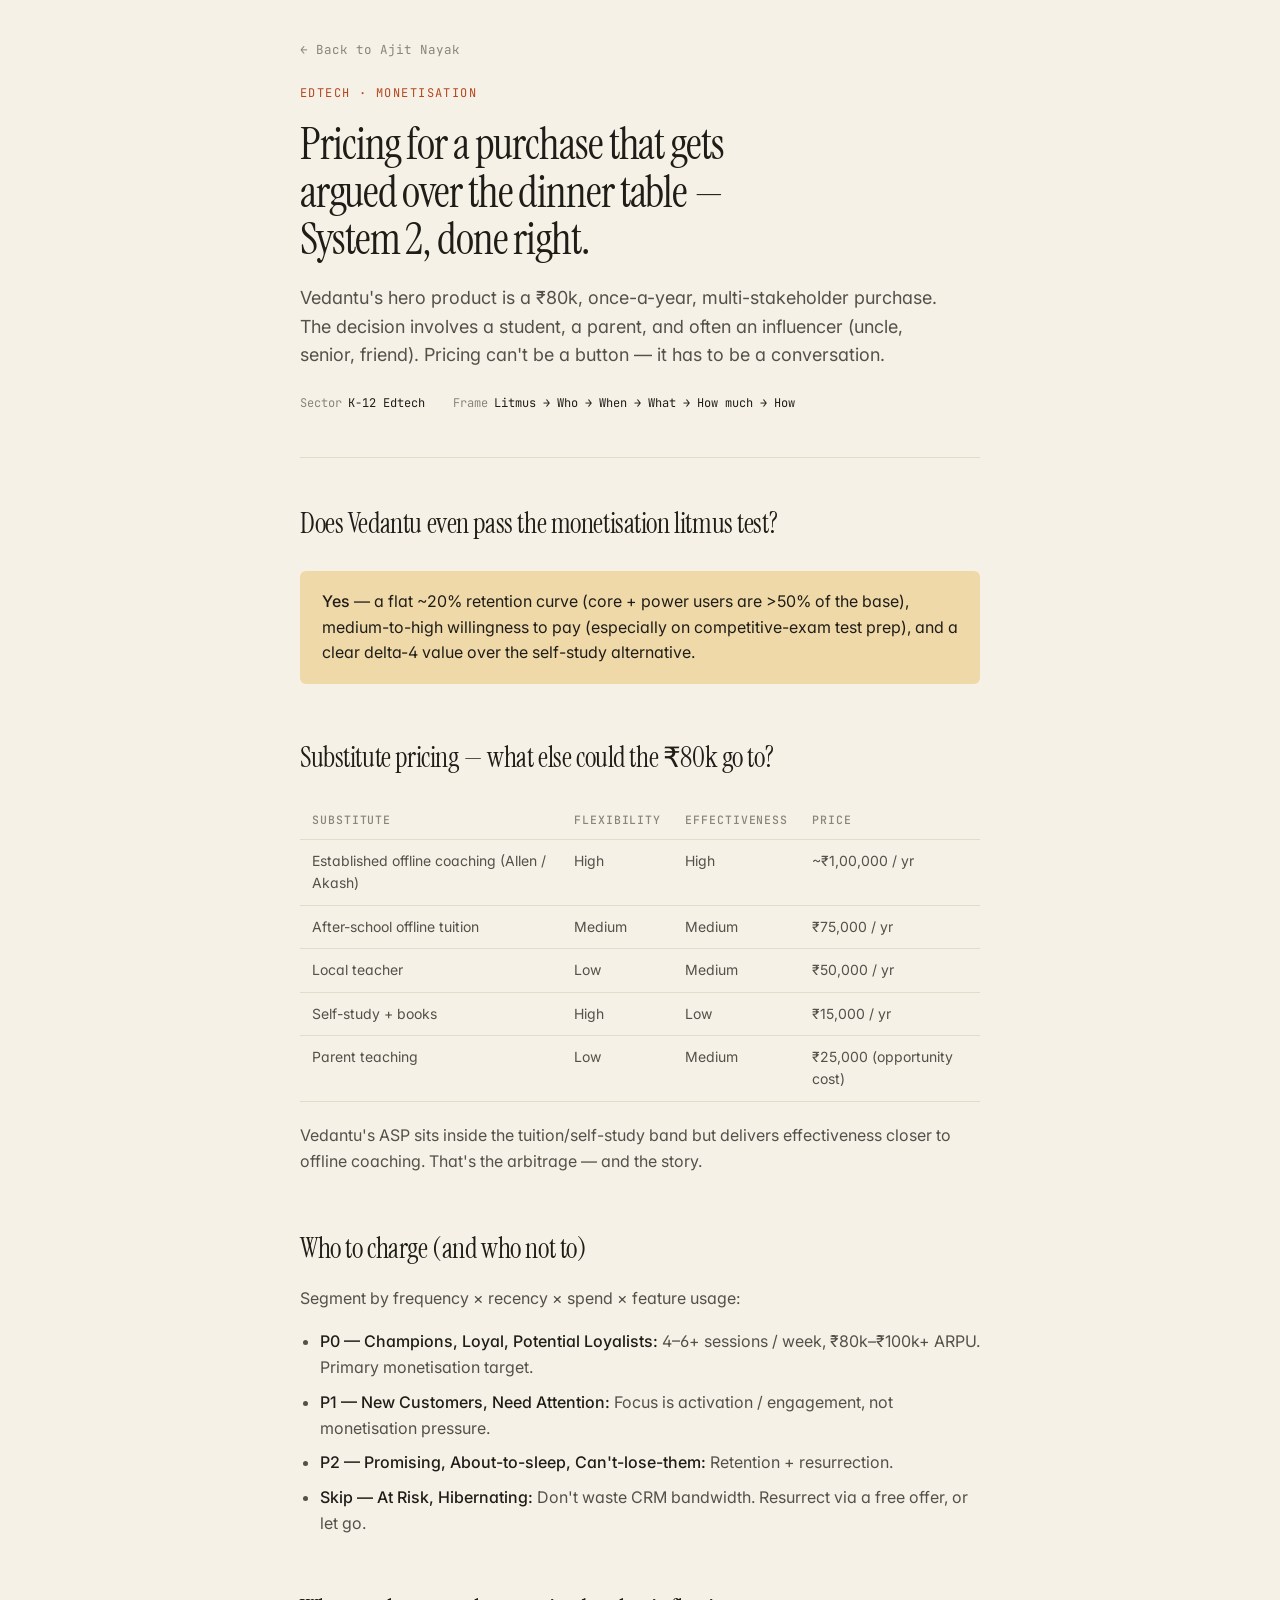
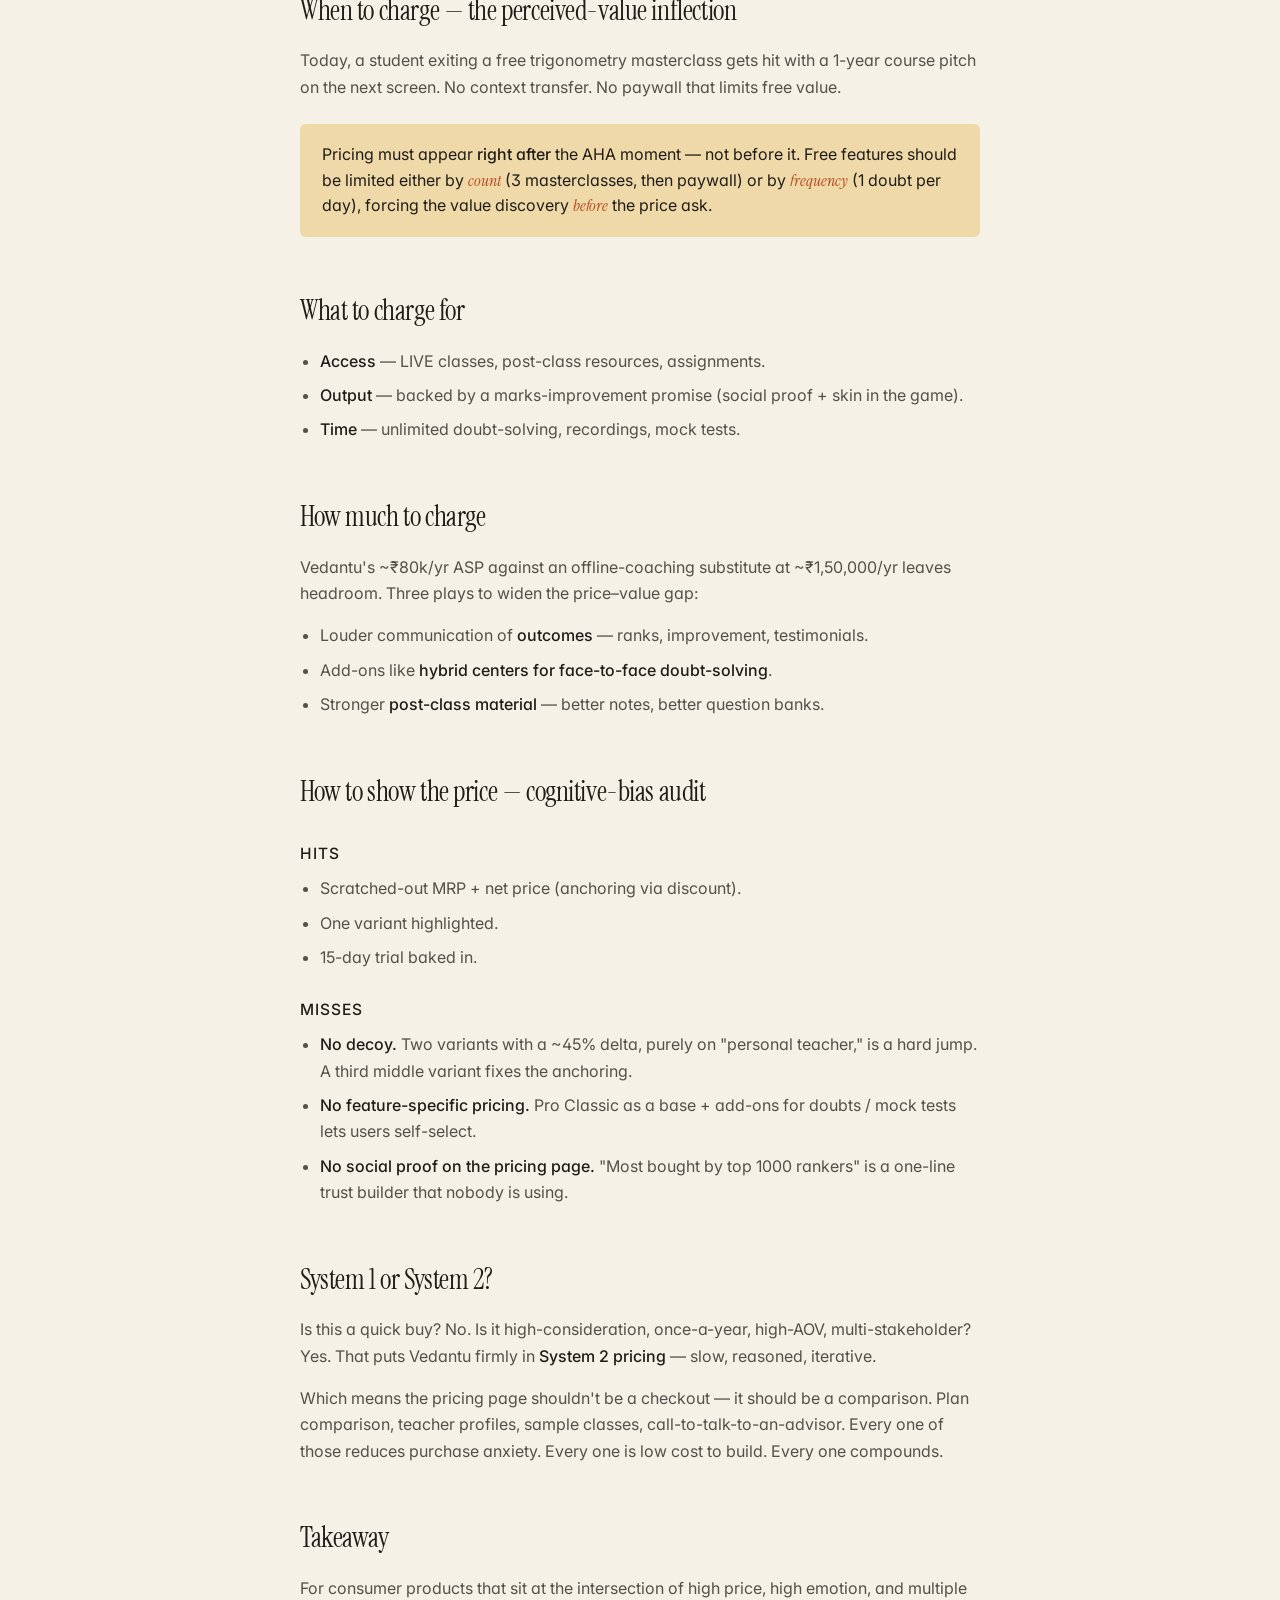
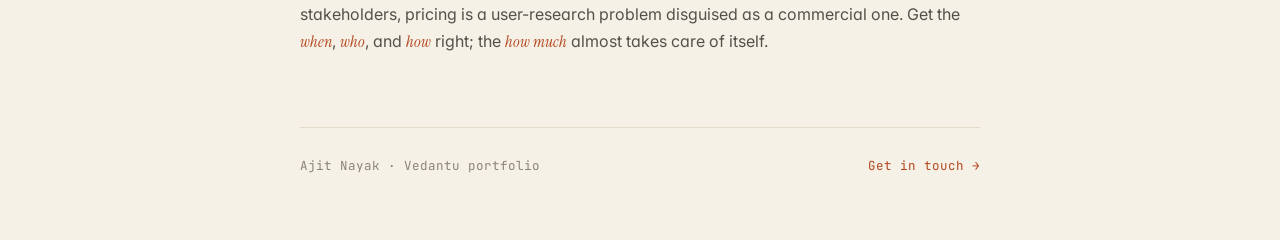
<file: case-studies/vedantu-monetisation.html>
<!doctype html>
<html lang="en">
<head>
<meta charset="utf-8" />
<meta name="viewport" content="width=device-width, initial-scale=1" />
<title>Vedantu — Monetisation &amp; pricing design · Ajit Nayak</title>
<meta name="description" content="System-2 pricing design, anchoring, and social proof for a ₹80k ASP edtech product." />
<link rel="preconnect" href="https://fonts.googleapis.com">
<link rel="preconnect" href="https://fonts.gstatic.com" crossorigin>
<link href="https://fonts.googleapis.com/css2?family=Inter:wght@300;400;500;600&family=Instrument+Serif:ital@0;1&family=JetBrains+Mono:wght@400;500&display=swap" rel="stylesheet">
<link rel="stylesheet" href="../styles.css" />
</head>
<body>
<div class="cs-page">
  <a class="cs-back" href="../index.html#proof">← Back to Ajit Nayak</a>

  <header class="cs-hero">
    <p class="cs-eyebrow">Edtech · Monetisation</p>
    <h1 class="cs-h1">Pricing for a purchase that gets argued over the dinner table — System 2, done right.</h1>
    <p class="cs-lede">Vedantu's hero product is a ₹80k, once-a-year, multi-stakeholder purchase. The decision involves a student, a parent, and often an influencer (uncle, senior, friend). Pricing can't be a button — it has to be a conversation.</p>
    <div class="cs-facts">
      <span><span class="k">Sector</span><span class="v">K-12 Edtech</span></span>
      <span><span class="k">Frame</span><span class="v">Litmus → Who → When → What → How much → How</span></span>
    </div>
  </header>

  <article class="cs-body">
    <h2>Does Vedantu even pass the monetisation litmus test?</h2>
    <div class="cs-callout">
      <strong>Yes</strong> — a flat ~20% retention curve (core + power users are &gt;50% of the base), medium-to-high willingness to pay (especially on competitive-exam test prep), and a clear delta-4 value over the self-study alternative.
    </div>

    <h2>Substitute pricing — what else could the ₹80k go to?</h2>
    <table>
      <tr><th>Substitute</th><th>Flexibility</th><th>Effectiveness</th><th>Price</th></tr>
      <tr><td>Established offline coaching (Allen / Akash)</td><td>High</td><td>High</td><td>~₹1,00,000 / yr</td></tr>
      <tr><td>After-school offline tuition</td><td>Medium</td><td>Medium</td><td>₹75,000 / yr</td></tr>
      <tr><td>Local teacher</td><td>Low</td><td>Medium</td><td>₹50,000 / yr</td></tr>
      <tr><td>Self-study + books</td><td>High</td><td>Low</td><td>₹15,000 / yr</td></tr>
      <tr><td>Parent teaching</td><td>Low</td><td>Medium</td><td>₹25,000 (opportunity cost)</td></tr>
    </table>
    <p>Vedantu's ASP sits inside the tuition/self-study band but delivers effectiveness closer to offline coaching. That's the arbitrage — and the story.</p>

    <h2>Who to charge (and who not to)</h2>
    <p>Segment by frequency × recency × spend × feature usage:</p>
    <ul>
      <li><strong>P0 — Champions, Loyal, Potential Loyalists:</strong> 4–6+ sessions / week, ₹80k–₹100k+ ARPU. Primary monetisation target.</li>
      <li><strong>P1 — New Customers, Need Attention:</strong> Focus is activation / engagement, not monetisation pressure.</li>
      <li><strong>P2 — Promising, About-to-sleep, Can't-lose-them:</strong> Retention + resurrection.</li>
      <li><strong>Skip — At Risk, Hibernating:</strong> Don't waste CRM bandwidth. Resurrect via a free offer, or let go.</li>
    </ul>

    <h2>When to charge — the perceived-value inflection</h2>
    <p>Today, a student exiting a free trigonometry masterclass gets hit with a 1-year course pitch on the next screen. No context transfer. No paywall that limits free value.</p>
    <div class="cs-callout">
      Pricing must appear <strong>right after</strong> the AHA moment — not before it. Free features should be limited either by <em>count</em> (3 masterclasses, then paywall) or by <em>frequency</em> (1 doubt per day), forcing the value discovery <em>before</em> the price ask.
    </div>

    <h2>What to charge for</h2>
    <ul>
      <li><strong>Access</strong> — LIVE classes, post-class resources, assignments.</li>
      <li><strong>Output</strong> — backed by a marks-improvement promise (social proof + skin in the game).</li>
      <li><strong>Time</strong> — unlimited doubt-solving, recordings, mock tests.</li>
    </ul>

    <h2>How much to charge</h2>
    <p>Vedantu's ~₹80k/yr ASP against an offline-coaching substitute at ~₹1,50,000/yr leaves headroom. Three plays to widen the price–value gap:</p>
    <ul>
      <li>Louder communication of <strong>outcomes</strong> — ranks, improvement, testimonials.</li>
      <li>Add-ons like <strong>hybrid centers for face-to-face doubt-solving</strong>.</li>
      <li>Stronger <strong>post-class material</strong> — better notes, better question banks.</li>
    </ul>

    <h2>How to show the price — cognitive-bias audit</h2>
    <h3>Hits</h3>
    <ul>
      <li>Scratched-out MRP + net price (anchoring via discount).</li>
      <li>One variant highlighted.</li>
      <li>15-day trial baked in.</li>
    </ul>
    <h3>Misses</h3>
    <ul>
      <li><strong>No decoy.</strong> Two variants with a ~45% delta, purely on "personal teacher," is a hard jump. A third middle variant fixes the anchoring.</li>
      <li><strong>No feature-specific pricing.</strong> Pro Classic as a base + add-ons for doubts / mock tests lets users self-select.</li>
      <li><strong>No social proof on the pricing page.</strong> "Most bought by top 1000 rankers" is a one-line trust builder that nobody is using.</li>
    </ul>

    <h2>System 1 or System 2?</h2>
    <p>Is this a quick buy? No. Is it high-consideration, once-a-year, high-AOV, multi-stakeholder? Yes. That puts Vedantu firmly in <strong>System 2 pricing</strong> — slow, reasoned, iterative.</p>

    <p>Which means the pricing page shouldn't be a checkout — it should be a comparison. Plan comparison, teacher profiles, sample classes, call-to-talk-to-an-advisor. Every one of those reduces purchase anxiety. Every one is low cost to build. Every one compounds.</p>

    <h2>Takeaway</h2>
    <p>For consumer products that sit at the intersection of high price, high emotion, and multiple stakeholders, pricing is a user-research problem disguised as a commercial one. Get the <em>when</em>, <em>who</em>, and <em>how</em> right; the <em>how much</em> almost takes care of itself.</p>
  </article>

  <footer class="cs-tail">
    <span>Ajit Nayak · Vedantu portfolio</span>
    <a href="../index.html#contact">Get in touch →</a>
  </footer>
</div>
<script>(function(){const s=localStorage.getItem("theme")||(matchMedia("(prefers-color-scheme: dark)").matches?"dark":"light");document.documentElement.setAttribute("data-theme",s);})();</script>
</body>
</html>
</file>
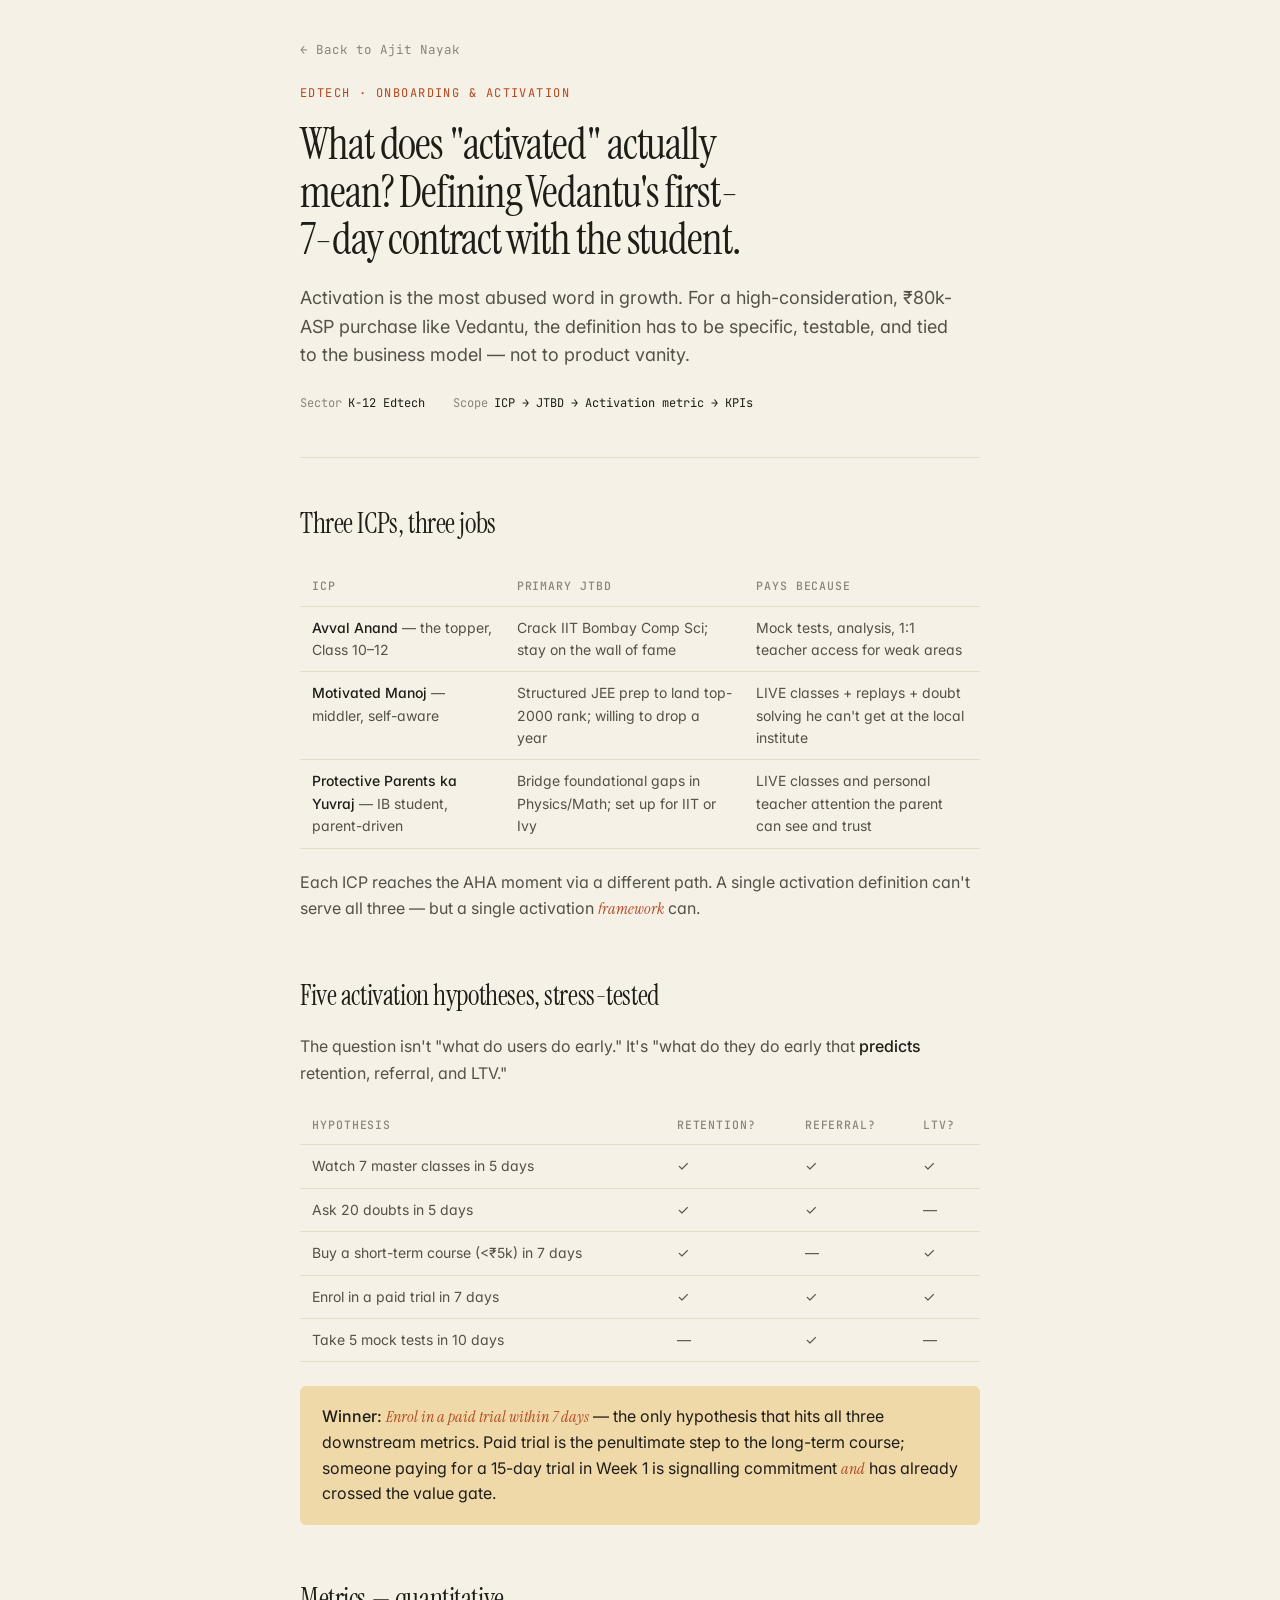
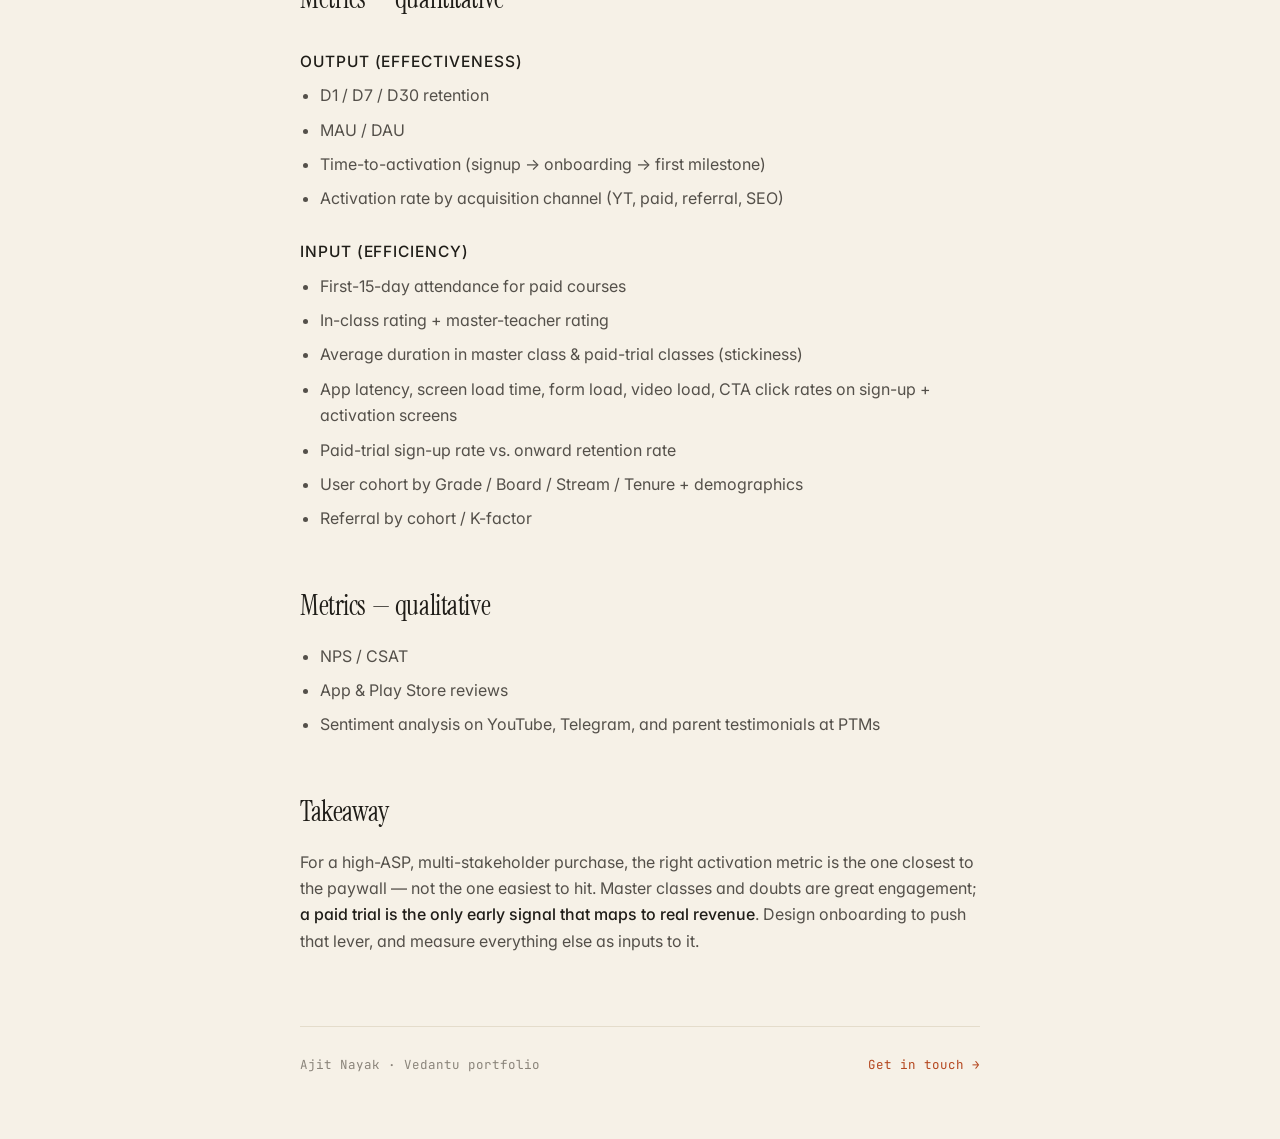
<file: case-studies/vedantu-onboarding.html>
<!doctype html>
<html lang="en">
<head>
<meta charset="utf-8" />
<meta name="viewport" content="width=device-width, initial-scale=1" />
<title>Vedantu — Onboarding &amp; activation · Ajit Nayak</title>
<meta name="description" content="ICP-driven onboarding and activation for Vedantu — defining the metric that actually predicts D30 retention." />
<link rel="preconnect" href="https://fonts.googleapis.com">
<link rel="preconnect" href="https://fonts.gstatic.com" crossorigin>
<link href="https://fonts.googleapis.com/css2?family=Inter:wght@300;400;500;600&family=Instrument+Serif:ital@0;1&family=JetBrains+Mono:wght@400;500&display=swap" rel="stylesheet">
<link rel="stylesheet" href="../styles.css" />
</head>
<body>
<div class="cs-page">
  <a class="cs-back" href="../index.html#proof">← Back to Ajit Nayak</a>

  <header class="cs-hero">
    <p class="cs-eyebrow">Edtech · Onboarding &amp; Activation</p>
    <h1 class="cs-h1">What does "activated" actually mean? Defining Vedantu's first-7-day contract with the student.</h1>
    <p class="cs-lede">Activation is the most abused word in growth. For a high-consideration, ₹80k-ASP purchase like Vedantu, the definition has to be specific, testable, and tied to the business model — not to product vanity.</p>
    <div class="cs-facts">
      <span><span class="k">Sector</span><span class="v">K-12 Edtech</span></span>
      <span><span class="k">Scope</span><span class="v">ICP → JTBD → Activation metric → KPIs</span></span>
    </div>
  </header>

  <article class="cs-body">
    <h2>Three ICPs, three jobs</h2>
    <table>
      <tr><th>ICP</th><th>Primary JTBD</th><th>Pays because</th></tr>
      <tr><td><strong>Avval Anand</strong> — the topper, Class 10–12</td><td>Crack IIT Bombay Comp Sci; stay on the wall of fame</td><td>Mock tests, analysis, 1:1 teacher access for weak areas</td></tr>
      <tr><td><strong>Motivated Manoj</strong> — middler, self-aware</td><td>Structured JEE prep to land top-2000 rank; willing to drop a year</td><td>LIVE classes + replays + doubt solving he can't get at the local institute</td></tr>
      <tr><td><strong>Protective Parents ka Yuvraj</strong> — IB student, parent-driven</td><td>Bridge foundational gaps in Physics/Math; set up for IIT or Ivy</td><td>LIVE classes and personal teacher attention the parent can see and trust</td></tr>
    </table>
    <p>Each ICP reaches the AHA moment via a different path. A single activation definition can't serve all three — but a single activation <em>framework</em> can.</p>

    <h2>Five activation hypotheses, stress-tested</h2>
    <p>The question isn't "what do users do early." It's "what do they do early that <strong>predicts</strong> retention, referral, and LTV."</p>
    <table>
      <tr><th>Hypothesis</th><th>Retention?</th><th>Referral?</th><th>LTV?</th></tr>
      <tr><td>Watch 7 master classes in 5 days</td><td>✓</td><td>✓</td><td>✓</td></tr>
      <tr><td>Ask 20 doubts in 5 days</td><td>✓</td><td>✓</td><td>—</td></tr>
      <tr><td>Buy a short-term course (&lt;₹5k) in 7 days</td><td>✓</td><td>—</td><td>✓</td></tr>
      <tr><td>Enrol in a paid trial in 7 days</td><td>✓</td><td>✓</td><td>✓</td></tr>
      <tr><td>Take 5 mock tests in 10 days</td><td>—</td><td>✓</td><td>—</td></tr>
    </table>

    <div class="cs-callout">
      <strong>Winner:</strong> <em>Enrol in a paid trial within 7 days</em> — the only hypothesis that hits all three downstream metrics. Paid trial is the penultimate step to the long-term course; someone paying for a 15-day trial in Week 1 is signalling commitment <em>and</em> has already crossed the value gate.
    </div>

    <h2>Metrics — quantitative</h2>
    <h3>Output (effectiveness)</h3>
    <ul>
      <li>D1 / D7 / D30 retention</li>
      <li>MAU / DAU</li>
      <li>Time-to-activation (signup → onboarding → first milestone)</li>
      <li>Activation rate by acquisition channel (YT, paid, referral, SEO)</li>
    </ul>
    <h3>Input (efficiency)</h3>
    <ul>
      <li>First-15-day attendance for paid courses</li>
      <li>In-class rating + master-teacher rating</li>
      <li>Average duration in master class &amp; paid-trial classes (stickiness)</li>
      <li>App latency, screen load time, form load, video load, CTA click rates on sign-up + activation screens</li>
      <li>Paid-trial sign-up rate vs. onward retention rate</li>
      <li>User cohort by Grade / Board / Stream / Tenure + demographics</li>
      <li>Referral by cohort / K-factor</li>
    </ul>

    <h2>Metrics — qualitative</h2>
    <ul>
      <li>NPS / CSAT</li>
      <li>App &amp; Play Store reviews</li>
      <li>Sentiment analysis on YouTube, Telegram, and parent testimonials at PTMs</li>
    </ul>

    <h2>Takeaway</h2>
    <p>For a high-ASP, multi-stakeholder purchase, the right activation metric is the one closest to the paywall — not the one easiest to hit. Master classes and doubts are great engagement; <strong>a paid trial is the only early signal that maps to real revenue</strong>. Design onboarding to push that lever, and measure everything else as inputs to it.</p>
  </article>

  <footer class="cs-tail">
    <span>Ajit Nayak · Vedantu portfolio</span>
    <a href="../index.html#contact">Get in touch →</a>
  </footer>
</div>
<script>(function(){const s=localStorage.getItem("theme")||(matchMedia("(prefers-color-scheme: dark)").matches?"dark":"light");document.documentElement.setAttribute("data-theme",s);})();</script>
</body>
</html>
</file>
<file: styles.css>
/* ---------- Tokens ---------- */
:root {
  --bg: #f6f1e7;              /* warm cream, editorial */
  --bg-2: #efe8d9;
  --fg: #1f1d18;
  --fg-2: #54504a;
  --fg-3: #8a847a;
  --rule: #e4dccb;
  --rule-2: #d2c8b2;
  --accent: #b4471f;          /* terracotta */
  --accent-soft: #b4471f22;
  --highlight: #f0d9a9;       /* ochre highlight for inline marks */
  --radius: 10px;
  --maxw: 920px;
  --pad: clamp(20px, 4vw, 40px);

  --serif: "Instrument Serif", ui-serif, Georgia, "Times New Roman", serif;
  --sans:  "Inter", -apple-system, BlinkMacSystemFont, "Segoe UI", Helvetica, Arial, sans-serif;
  --mono:  "JetBrains Mono", ui-monospace, SFMono-Regular, Menlo, monospace;
}
[data-theme="dark"] {
  --bg: #14120f;
  --bg-2: #1c1a15;
  --fg: #ede7d9;
  --fg-2: #b3ac9c;
  --fg-3: #7a7368;
  --rule: #262320;
  --rule-2: #332f29;
  --accent: #e8794a;
  --accent-soft: #e8794a22;
  --highlight: #4a3a1f;
}

* { box-sizing: border-box; }
html, body { margin: 0; padding: 0; }
html { scroll-behavior: smooth; }
body {
  background: var(--bg);
  color: var(--fg);
  font-family: var(--sans);
  font-size: 16px;
  line-height: 1.6;
  -webkit-font-smoothing: antialiased;
  -moz-osx-font-smoothing: grayscale;
  font-feature-settings: "ss01", "cv11";
}

a { color: inherit; text-decoration: none; }
a:hover { color: var(--accent); }

em { font-style: italic; color: var(--accent); font-family: var(--serif); font-weight: 400; }

::selection { background: var(--accent-soft); color: var(--fg); }

/* ---------- Nav ---------- */
.nav {
  position: sticky; top: 0; z-index: 20;
  display: flex; align-items: center; justify-content: space-between;
  gap: 24px;
  padding: 18px var(--pad);
  backdrop-filter: saturate(1.4) blur(12px);
  -webkit-backdrop-filter: saturate(1.4) blur(12px);
  background: color-mix(in oklab, var(--bg) 82%, transparent);
  border-bottom: 1px solid var(--rule);
}
.mark { display: inline-flex; align-items: center; gap: 10px; font-weight: 500; letter-spacing: -0.01em; }
.mark-dot {
  width: 8px; height: 8px; border-radius: 999px;
  background: var(--accent);
  box-shadow: 0 0 0 4px var(--accent-soft);
}
.mark-name { font-size: 14px; }
.nav-links { display: flex; gap: 22px; font-size: 13.5px; color: var(--fg-2); }
.nav-links a:hover { color: var(--fg); }
.theme-toggle {
  border: 1px solid var(--rule-2); background: transparent; color: var(--fg);
  width: 32px; height: 32px; border-radius: 999px;
  display: inline-flex; align-items: center; justify-content: center;
  cursor: pointer; transition: border-color .2s, color .2s, transform .2s;
}
.theme-toggle:hover { color: var(--accent); border-color: var(--accent); }
.theme-toggle .icon-moon { display: none; }
[data-theme="dark"] .theme-toggle .icon-sun { display: none; }
[data-theme="dark"] .theme-toggle .icon-moon { display: block; }

@media (max-width: 620px) {
  .nav-links { display: none; }
}

/* ---------- Layout ---------- */
main { max-width: var(--maxw); margin: 0 auto; padding: 0 var(--pad); }
.section { padding: clamp(64px, 9vw, 120px) 0; border-top: 1px solid var(--rule); }

.section-head {
  display: flex; align-items: baseline; gap: 14px;
  margin-bottom: 40px;
}
.section-num {
  font-family: var(--mono); font-size: 12px; color: var(--fg-3); letter-spacing: 0.05em;
}
.section-title {
  font-family: var(--serif); font-weight: 400;
  font-size: clamp(28px, 4vw, 40px);
  letter-spacing: -0.02em;
  margin: 0;
}
.section-lede { color: var(--fg-2); max-width: 62ch; margin: 0 0 28px; }

/* ---------- Hero ---------- */
.hero { padding: clamp(80px, 14vw, 160px) 0 clamp(60px, 9vw, 100px); }
.hero-inner {
  display: grid;
  grid-template-columns: 1fr 260px;
  gap: 56px;
  align-items: start;
}
.hero-photo {
  margin: 0;
  width: 260px; height: 260px;
  border-radius: 999px;
  overflow: hidden;
  border: 1px solid var(--rule);
  box-shadow: 0 1px 2px rgba(0,0,0,0.04), 0 20px 40px -24px rgba(0,0,0,0.18);
  background: var(--bg-2);
  justify-self: end;
  position: sticky; top: 96px;
}
.hero-photo img { width: 100%; height: 100%; object-fit: cover; display: block; }
@media (max-width: 820px) {
  .hero-inner { grid-template-columns: 1fr; gap: 32px; }
  .hero-photo { order: -1; width: 140px; height: 140px; justify-self: start; position: static; }
}
.eyebrow {
  font-family: var(--mono); font-size: 12px; color: var(--fg-2);
  text-transform: uppercase; letter-spacing: 0.12em;
  display: inline-flex; align-items: center; gap: 8px;
  margin: 0 0 28px;
}
.eyebrow .dot { width: 6px; height: 6px; border-radius: 999px; background: #2fbf71; box-shadow: 0 0 0 4px #2fbf7122; }
.display {
  font-family: var(--serif); font-weight: 400;
  font-size: clamp(36px, 6.4vw, 64px);
  line-height: 1.08;
  letter-spacing: -0.025em;
  margin: 0 0 28px;
  max-width: 20ch;
}
.lede { font-size: clamp(16px, 1.6vw, 18px); color: var(--fg-2); max-width: 62ch; margin: 0 0 24px; }
.hero-meta { font-family: var(--mono); font-size: 12.5px; color: var(--fg-3); display: inline-flex; gap: 10px; flex-wrap: wrap; }
.hero-meta .sep { opacity: 0.6; }

/* ---------- POV ---------- */
.pov-grid { display: grid; grid-template-columns: repeat(2, 1fr); gap: 1px; background: var(--rule); border: 1px solid var(--rule); border-radius: var(--radius); overflow: hidden; }
.pov-card { background: var(--bg); padding: 28px; }
.pov-card h3 { font-family: var(--serif); font-weight: 400; font-size: 22px; letter-spacing: -0.01em; margin: 0 0 10px; }
.pov-card p { color: var(--fg-2); margin: 0; }
@media (max-width: 720px) { .pov-grid { grid-template-columns: 1fr; } }

/* ---------- Timeline ---------- */
.timeline { list-style: none; margin: 0; padding: 0; display: grid; gap: 40px; }
.timeline > li {
  display: grid; grid-template-columns: 180px 1fr; gap: 32px;
  padding-bottom: 40px; border-bottom: 1px dashed var(--rule);
}
.timeline > li:last-child { border-bottom: none; padding-bottom: 0; }
.t-when { display: flex; flex-direction: column; gap: 4px; padding-top: 4px; }
.t-when .year { font-family: var(--mono); font-size: 12.5px; color: var(--fg); }
.t-when .city { font-family: var(--mono); font-size: 11.5px; color: var(--fg-3); }
.t-what h3 { font-family: var(--serif); font-weight: 400; font-size: 22px; letter-spacing: -0.01em; margin: 0 0 4px; }
.t-what h3 .co { color: var(--accent); font-family: var(--sans); font-size: 13px; letter-spacing: 0; margin-left: 8px; }
.t-sub { color: var(--fg-3); margin: 0 0 14px; font-size: 14px; }
.t-what ul { margin: 0; padding-left: 18px; color: var(--fg-2); }
.t-what ul li { margin-bottom: 8px; }
@media (max-width: 720px) {
  .timeline > li { grid-template-columns: 1fr; gap: 10px; }
}

/* ---------- Proof ---------- */
.proof-grid { display: grid; grid-template-columns: repeat(3, 1fr); gap: 16px; }
.proof-card {
  border: 1px solid var(--rule);
  border-radius: var(--radius);
  padding: 24px;
  background: var(--bg);
  transition: border-color .2s, transform .2s;
}
.proof-card:hover { border-color: var(--accent); transform: translateY(-2px); }
.proof-stat {
  font-family: var(--serif); font-size: 44px; line-height: 1;
  letter-spacing: -0.02em; color: var(--accent);
  margin-bottom: 14px;
}
.proof-card h3 { font-family: var(--serif); font-weight: 400; font-size: 20px; margin: 0 0 10px; letter-spacing: -0.01em; }
.proof-card p { color: var(--fg-2); font-size: 14.5px; margin: 0 0 10px; }
.proof-tag { font-family: var(--mono); font-size: 11.5px; color: var(--fg-3); }
.proof-note { margin-top: 28px; color: var(--fg-3); font-size: 14px; }
.proof-note a { color: var(--accent); border-bottom: 1px solid var(--accent-soft); }
@media (max-width: 900px) { .proof-grid { grid-template-columns: repeat(2,1fr); } }
@media (max-width: 600px) { .proof-grid { grid-template-columns: 1fr; } }

/* ---------- Case studies ---------- */
.cs-head { margin: 56px 0 20px; }
.cs-title {
  font-family: var(--serif); font-weight: 400;
  font-size: 26px; letter-spacing: -0.01em;
  margin: 0 0 6px;
}
.cs-sub { color: var(--fg-2); max-width: 62ch; margin: 0; font-size: 15px; }
.cs-grid {
  display: grid;
  grid-template-columns: 1fr 1fr;
  gap: 1px;
  background: var(--rule);
  border: 1px solid var(--rule);
  border-radius: var(--radius);
  overflow: hidden;
}
.cs-card {
  background: var(--bg);
  padding: 26px 28px 28px;
  display: flex; flex-direction: column; gap: 10px;
  transition: background .2s;
  position: relative;
}
.cs-card:hover { background: var(--bg-2); color: inherit; }
.cs-card::after {
  content: "→";
  position: absolute; top: 26px; right: 28px;
  font-family: var(--mono); color: var(--fg-3);
  transition: color .2s, transform .2s;
}
.cs-card:hover::after { color: var(--accent); transform: translateX(4px); }
.cs-co {
  font-family: var(--mono); font-size: 11.5px;
  color: var(--accent); text-transform: uppercase; letter-spacing: 0.1em;
}
.cs-card h4 {
  font-family: var(--serif); font-weight: 400;
  font-size: 22px; letter-spacing: -0.01em;
  margin: 0; line-height: 1.2; padding-right: 30px;
}
.cs-card p { color: var(--fg-2); margin: 0; font-size: 14.5px; }
.cs-meta { font-family: var(--mono); font-size: 11.5px; color: var(--fg-3); margin-top: auto; }
@media (max-width: 720px) { .cs-grid { grid-template-columns: 1fr; } }

/* ---------- Books ---------- */
.books { list-style: none; margin: 0; padding: 0; border-top: 1px solid var(--rule); }
.books li {
  display: grid;
  grid-template-columns: 1fr auto auto;
  gap: 20px;
  align-items: baseline;
  padding: 14px 0;
  border-bottom: 1px solid var(--rule);
}
.b-title { font-family: var(--serif); font-size: 19px; letter-spacing: -0.01em; }
.b-author { color: var(--fg-3); font-size: 13.5px; font-style: italic; }
.b-tag { font-family: var(--mono); font-size: 11px; color: var(--fg-3); text-transform: uppercase; letter-spacing: 0.08em; }
.muted-note { color: var(--fg-3); font-size: 13px; margin-top: 18px; font-family: var(--mono); }
@media (max-width: 620px) {
  .books li { grid-template-columns: 1fr; gap: 2px; padding: 16px 0; }
}

/* ---------- Interests ---------- */
.interests {
  display: grid; grid-template-columns: repeat(2, 1fr); gap: 0;
  border: 1px solid var(--rule); border-radius: var(--radius); overflow: hidden;
}
.interests > div {
  padding: 22px 24px;
  border-right: 1px solid var(--rule);
  border-bottom: 1px solid var(--rule);
  display: flex; flex-direction: column; gap: 4px;
}
.interests > div:nth-child(2n) { border-right: none; }
.interests > div:nth-last-child(-n+2) { border-bottom: none; }
.i-k { font-family: var(--mono); font-size: 11.5px; color: var(--fg-3); text-transform: uppercase; letter-spacing: 0.1em; }
.i-v { color: var(--fg); font-size: 15.5px; }
@media (max-width: 620px) {
  .interests { grid-template-columns: 1fr; }
  .interests > div { border-right: none; }
  .interests > div:nth-last-child(-n+2) { border-bottom: 1px solid var(--rule); }
  .interests > div:last-child { border-bottom: none; }
}

/* ---------- Certificates ---------- */
.certs { list-style: none; margin: 0; padding: 0; display: grid; gap: 14px; }
.certs li {
  border: 1px solid var(--rule); border-radius: var(--radius);
  padding: 22px 24px;
}
.certs h3 { font-family: var(--serif); font-weight: 400; font-size: 20px; margin: 0 0 6px; letter-spacing: -0.01em; }
.certs p { margin: 0; color: var(--fg-2); font-size: 14.5px; }

/* ---------- Contact ---------- */
.contact-lede { color: var(--fg-2); max-width: 58ch; font-size: 17px; margin: 0 0 28px; }
.contact-grid {
  display: grid; grid-template-columns: repeat(2, 1fr); gap: 1px;
  background: var(--rule); border: 1px solid var(--rule); border-radius: var(--radius); overflow: hidden;
}
.c-card {
  background: var(--bg);
  padding: 22px 24px;
  display: flex; flex-direction: column; gap: 6px;
  transition: background .2s, color .2s;
}
.c-card:hover { background: var(--bg-2); color: var(--accent); }
.c-k { font-family: var(--mono); font-size: 11.5px; color: var(--fg-3); text-transform: uppercase; letter-spacing: 0.1em; }
.c-v { font-family: var(--serif); font-size: 20px; letter-spacing: -0.01em; }
@media (max-width: 620px) { .contact-grid { grid-template-columns: 1fr; } }

/* ---------- Footer ---------- */
.footer {
  max-width: var(--maxw); margin: 0 auto;
  padding: 28px var(--pad) 60px;
  border-top: 1px solid var(--rule);
  display: flex; flex-wrap: wrap; gap: 10px;
  font-family: var(--mono); font-size: 12px; color: var(--fg-3);
}
.footer .mono { color: var(--fg-2); }
.footer-sep { opacity: 0.6; }

/* ---------- Working with me ---------- */
.wwm { display: grid; grid-template-columns: 1fr 1fr; gap: 48px; }
.wwm-block h3 {
  font-family: var(--serif); font-weight: 400;
  font-size: 26px; letter-spacing: -0.01em;
  margin: 0 0 18px;
}
.wwm-block ul { list-style: none; padding: 0; margin: 0; display: grid; gap: 14px; }
.wwm-block ul li {
  position: relative;
  padding-left: 22px;
  color: var(--fg-2);
  line-height: 1.55;
}
.wwm-block ul li::before {
  content: "→";
  position: absolute; left: 0; top: 0;
  color: var(--accent);
  font-family: var(--mono);
}
.wwm-block ul li strong { color: var(--fg); font-weight: 500; }
.wwm-block ul li .mark { background: var(--highlight); padding: 1px 4px; border-radius: 3px; color: var(--fg); }
@media (max-width: 760px) { .wwm { grid-template-columns: 1fr; gap: 36px; } }

/* ---------- Building with AI ---------- */
.bw-grid {
  display: grid;
  grid-template-columns: 1fr 1fr;
  gap: 20px;
  margin-top: 4px;
}
.bw-card {
  border: 1px solid var(--rule);
  border-radius: var(--radius);
  background: var(--bg);
  padding: 26px 28px;
  display: flex; flex-direction: column; gap: 18px;
}
.bw-head { display: flex; flex-direction: column; gap: 8px; }
.bw-tag {
  align-self: flex-start;
  font-family: var(--mono); font-size: 11px;
  text-transform: uppercase; letter-spacing: 0.12em;
  color: var(--fg-3);
  padding: 3px 8px; border-radius: 999px;
  border: 1px solid var(--rule-2);
  background: var(--bg-2);
}
.bw-tag.bw-live { color: var(--accent); border-color: var(--accent); background: var(--accent-soft); }
.bw-card h3 {
  font-family: var(--serif); font-weight: 400;
  font-size: 26px; letter-spacing: -0.015em;
  margin: 4px 0 0;
}
.bw-pitch { color: var(--fg-2); margin: 0; font-size: 15.5px; line-height: 1.5; }
.bw-bullets { list-style: none; padding: 0; margin: 0; display: grid; gap: 12px; }
.bw-bullets li {
  position: relative; padding-left: 20px;
  color: var(--fg-2); line-height: 1.55; font-size: 14.5px;
}
.bw-bullets li::before {
  content: "→"; position: absolute; left: 0; top: 0;
  color: var(--accent); font-family: var(--mono);
}
.bw-bullets li strong { color: var(--fg); font-weight: 500; }
.bw-foot {
  margin-top: auto; padding-top: 14px;
  border-top: 1px solid var(--rule);
  display: flex; justify-content: space-between; align-items: center; gap: 14px; flex-wrap: wrap;
}
.bw-stack { font-family: var(--mono); font-size: 11.5px; color: var(--fg-3); }
.bw-link {
  font-family: var(--mono); font-size: 12.5px; color: var(--accent);
  white-space: nowrap;
}
.bw-link:hover { text-decoration: underline; }
.bw-note { margin-top: 24px; color: var(--fg-3); font-size: 14px; font-style: italic; }
@media (max-width: 760px) { .bw-grid { grid-template-columns: 1fr; } }

/* ---------- Testimonials (deprecated, retained for legacy) ---------- */
.tstm-grid { display: grid; grid-template-columns: 1fr 1fr; gap: 16px; }
.tstm {
  border: 1px solid var(--rule);
  border-radius: var(--radius);
  padding: 24px;
  background: var(--bg);
}
.tstm blockquote {
  margin: 0 0 16px;
  font-family: var(--serif);
  font-size: 19px;
  line-height: 1.45;
  letter-spacing: -0.005em;
  color: var(--fg);
}
.tstm blockquote::before { content: "“"; color: var(--accent); font-size: 28px; margin-right: 2px; }
.tstm blockquote::after { content: "”"; color: var(--accent); }
.tstm .who { display: flex; flex-direction: column; gap: 2px; }
.tstm .who-name { font-size: 14px; font-weight: 500; }
.tstm .who-role { font-family: var(--mono); font-size: 11.5px; color: var(--fg-3); text-transform: uppercase; letter-spacing: 0.08em; }
@media (max-width: 720px) { .tstm-grid { grid-template-columns: 1fr; } }

/* Inline ochre mark for pull-quotes in body copy */
.hl { background: var(--highlight); padding: 0 4px; border-radius: 3px; }

/* ---------- Case study page layout ---------- */
.cs-page { max-width: 760px; margin: 0 auto; padding: 0 var(--pad); }
.cs-back {
  display: inline-flex; align-items: center; gap: 6px;
  font-family: var(--mono); font-size: 12.5px; color: var(--fg-3);
  margin: 40px 0 24px;
}
.cs-back:hover { color: var(--accent); }
.cs-hero {
  border-bottom: 1px solid var(--rule);
  padding-bottom: 44px; margin-bottom: 44px;
}
.cs-eyebrow {
  font-family: var(--mono); font-size: 12px;
  color: var(--accent); text-transform: uppercase; letter-spacing: 0.12em;
  margin: 0 0 18px;
}
.cs-h1 {
  font-family: var(--serif); font-weight: 400;
  font-size: clamp(30px, 4.5vw, 44px);
  line-height: 1.08; letter-spacing: -0.025em;
  margin: 0 0 20px; max-width: 22ch;
}
.cs-lede { color: var(--fg-2); font-size: 18px; margin: 0 0 24px; max-width: 60ch; }
.cs-facts {
  display: flex; gap: 28px; flex-wrap: wrap;
  font-family: var(--mono); font-size: 12px; color: var(--fg-3);
}
.cs-facts .k { color: var(--fg-3); }
.cs-facts .v { color: var(--fg); margin-left: 6px; }

.cs-body h2 {
  font-family: var(--serif); font-weight: 400;
  font-size: 28px; letter-spacing: -0.015em;
  margin: 52px 0 14px;
}
.cs-body h2:first-child { margin-top: 0; }
.cs-body h3 {
  font-family: var(--sans); font-weight: 500;
  font-size: 15.5px; letter-spacing: 0;
  margin: 28px 0 8px; color: var(--fg);
  text-transform: uppercase; letter-spacing: 0.06em;
}
.cs-body p, .cs-body li { color: var(--fg-2); line-height: 1.65; }
.cs-body p { margin: 0 0 16px; }
.cs-body ul, .cs-body ol { padding-left: 20px; margin: 0 0 20px; }
.cs-body li { margin-bottom: 8px; }
.cs-body strong { color: var(--fg); font-weight: 500; }
.cs-body blockquote {
  margin: 24px 0;
  padding: 18px 22px;
  background: var(--bg-2);
  border-left: 3px solid var(--accent);
  border-radius: 4px;
  font-family: var(--serif);
  font-size: 18px;
  color: var(--fg);
  line-height: 1.4;
}
.cs-body blockquote p:last-child { margin-bottom: 0; }
.cs-body table { width: 100%; border-collapse: collapse; margin: 20px 0; font-size: 14px; }
.cs-body th, .cs-body td { padding: 10px 12px; border-bottom: 1px solid var(--rule); text-align: left; vertical-align: top; }
.cs-body th { font-family: var(--mono); font-size: 11.5px; color: var(--fg-3); text-transform: uppercase; letter-spacing: 0.08em; font-weight: 500; }
.cs-body td { color: var(--fg-2); }

.cs-callout {
  background: var(--highlight);
  border-radius: 6px;
  padding: 18px 22px;
  margin: 24px 0;
  color: var(--fg);
}
.cs-callout strong { color: var(--fg); }

.cs-tail {
  margin-top: 72px;
  padding: 28px 0 64px;
  border-top: 1px solid var(--rule);
  font-family: var(--mono); font-size: 12.5px;
  color: var(--fg-3);
  display: flex; justify-content: space-between; flex-wrap: wrap; gap: 10px;
}
.cs-tail a { color: var(--accent); }

/* ---------- Motion ---------- */
@media (prefers-reduced-motion: no-preference) {
  .fade-up { opacity: 0; transform: translateY(10px); transition: opacity .6s ease, transform .6s ease; }
  .fade-up.is-visible { opacity: 1; transform: none; }
}
</file>
